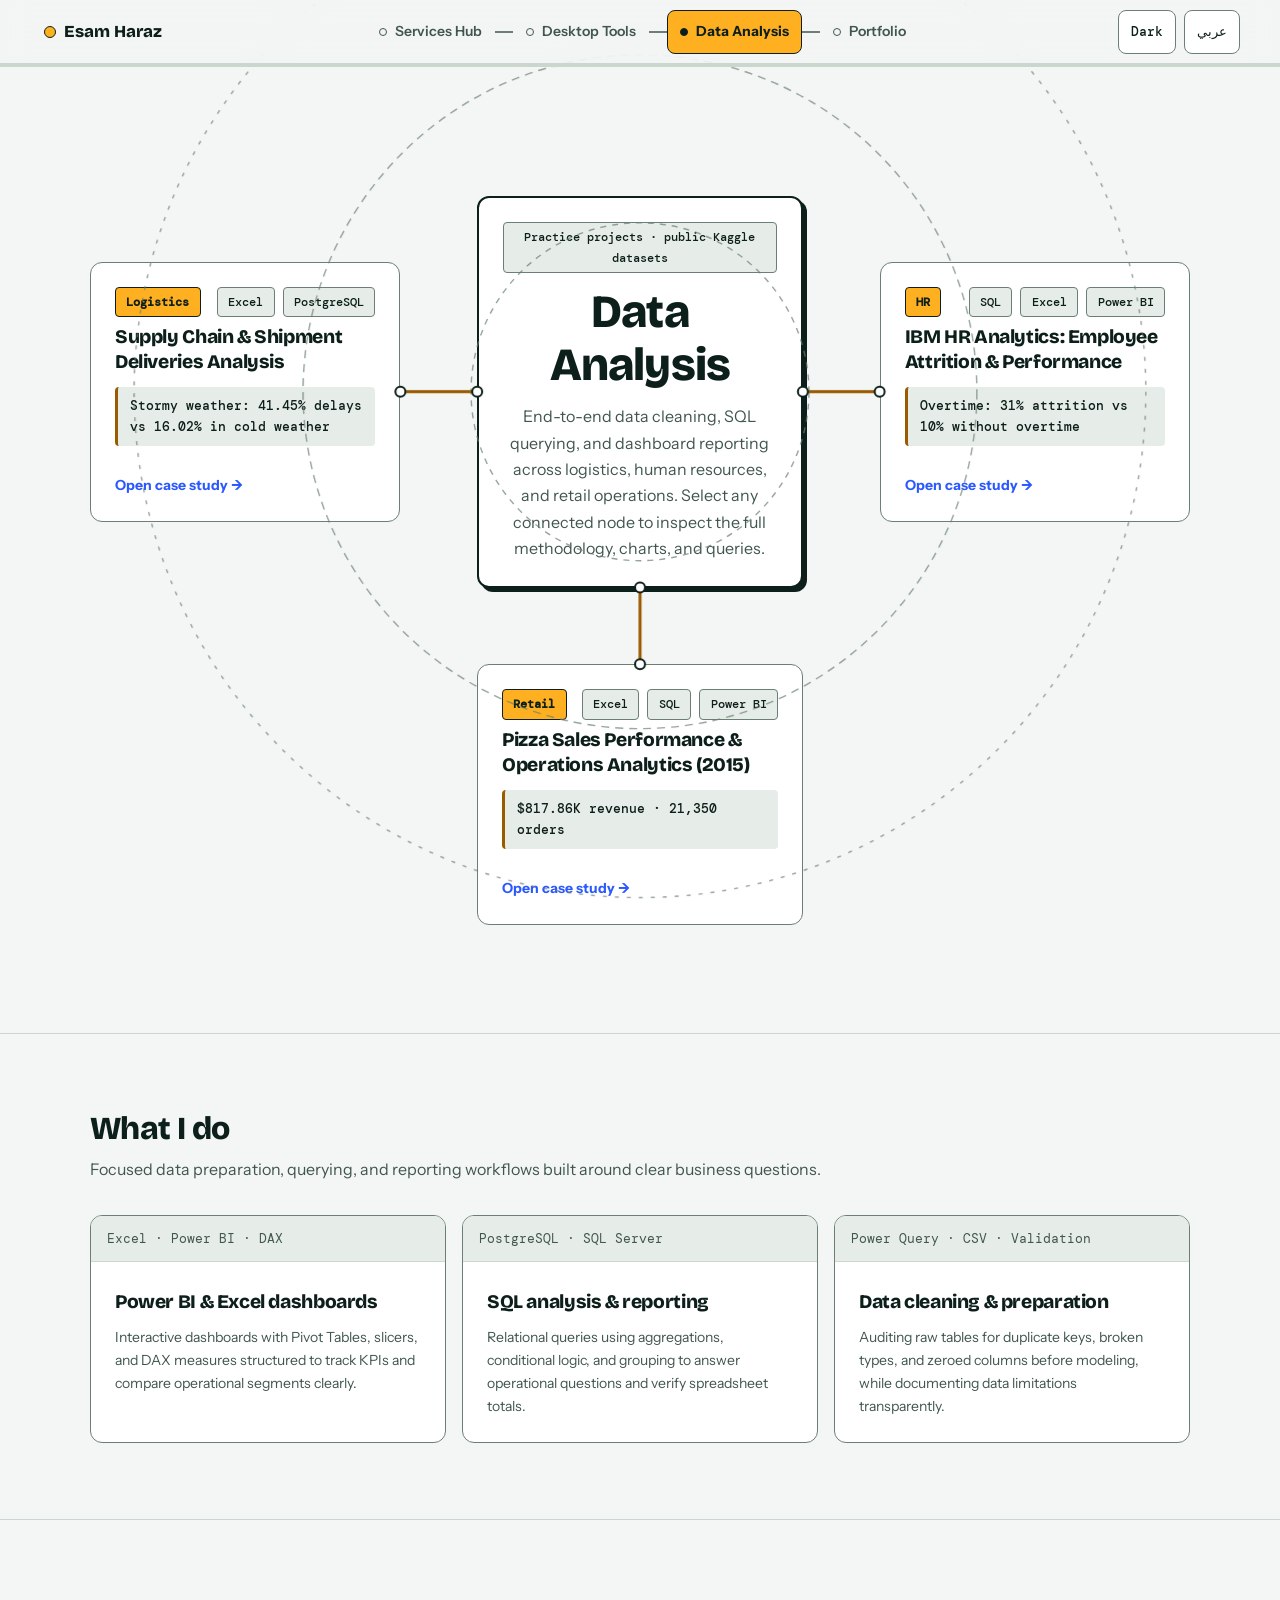
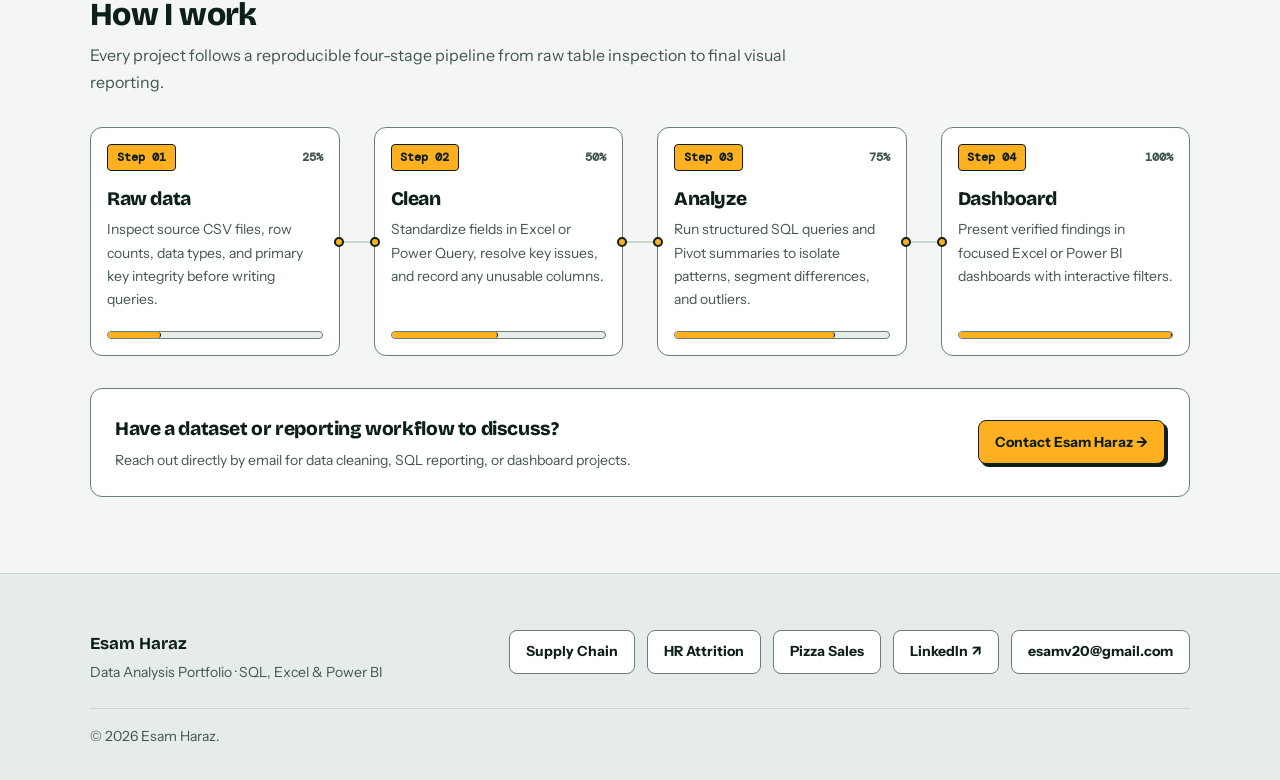
<file: index.html>
<!DOCTYPE html>
<html lang="en" dir="ltr" data-site="data">
<head>
  <meta charset="UTF-8">
  <meta name="viewport" content="width=device-width, initial-scale=1.0">

  <!-- Single Site Config Block (Base URL, Navigation Graph & Contact Routing) -->
  <script>
    window.SITE_CONFIG = {
      baseUrl: "https://esam-haraz.github.io/Data-Analysis/",
      currentSiteId: "data",
      sitesGraph: [
        { id: "hub",           labelEn: "Services Hub",  labelAr: "المركز الرئيسي",   url: "https://esam-haraz.github.io/hub/" },
        { id: "desktop-tools", labelEn: "Desktop Tools", labelAr: "أدوات سطح المكتب", url: "https://esam-haraz.github.io/Desktop-Tools/" },
        { id: "data",          labelEn: "Data Analysis", labelAr: "تحليل البيانات",   url: "./" },
        { id: "portfolio",     labelEn: "Portfolio",     labelAr: "معرض الأعمال",     url: "https://esam-haraz.github.io/portfolio/" }
      ],
      hubContactUrl: "https://esam-haraz.github.io/hub/#contact",
      email: "esamv20@gmail.com",
      linkedinUrl: "https://www.linkedin.com/in/esam-haraz-459925402"
    };
  </script>

  <!-- Primary SEO & Canonical Metadata -->
  <title>Data Analysis Portfolio — Esam Haraz</title>
  <meta name="description" content="Data analysis case studies by Esam Haraz covering supply chain logistics, HR attrition, and retail sales using SQL, Excel, and Power BI.">
  <meta name="author" content="Esam Haraz">
  <link rel="canonical" id="meta-canonical" href="https://esam-haraz.github.io/Data-Analysis/">

  <!-- Open Graph & Social Sharing Metadata -->
  <meta property="og:type" content="website">
  <meta property="og:locale" content="en_US">
  <meta property="og:locale:alternate" content="ar_EG">
  <meta property="og:title" content="Data Analysis Portfolio — Esam Haraz">
  <meta property="og:description" content="Practical data analysis case studies in Logistics, HR, and Retail built with SQL, Excel, and Power BI on public Kaggle datasets.">
  <meta property="og:url" id="meta-og-url" content="https://esam-haraz.github.io/Data-Analysis/">
  <meta property="og:image" id="meta-og-image" content="https://esam-haraz.github.io/Data-Analysis/assets/og-cover.png">
  <meta property="og:image:width" content="1200">
  <meta property="og:image:height" content="630">
  <meta name="twitter:card" content="summary_large_image">
  <meta name="twitter:title" content="Data Analysis Portfolio — Esam Haraz">
  <meta name="twitter:description" content="Practical data analysis case studies in Logistics, HR, and Retail built with SQL, Excel, and Power BI.">
  <meta name="twitter:image" id="meta-twitter-image" content="https://esam-haraz.github.io/Data-Analysis/assets/og-cover.png">

  <!-- Sync Canonical & OG URLs dynamically from SITE_CONFIG.baseUrl -->
  <script>
    (function () {
      var base = (window.SITE_CONFIG && window.SITE_CONFIG.baseUrl) || "https://esam-haraz.github.io/Data-Analysis/";
      if (!base.endsWith("/")) base += "/";
      var canonical = document.getElementById("meta-canonical");
      var ogUrl = document.getElementById("meta-og-url");
      var ogImg = document.getElementById("meta-og-image");
      var twImg = document.getElementById("meta-twitter-image");
      if (canonical) canonical.setAttribute("href", base);
      if (ogUrl) ogUrl.setAttribute("content", base);
      if (ogImg) ogImg.setAttribute("content", base + "assets/og-cover.png");
      if (twImg) twImg.setAttribute("content", base + "assets/og-cover.png");
    })();
  </script>

  <!-- Inline Vector Favicon (Pipeline Amber #FFB020) -->
  <link rel="icon" type="image/svg+xml" href="data:image/svg+xml,%3Csvg xmlns='http://www.w3.org/2000/svg' viewBox='0 0 64 64'%3E%3Crect x='4' y='4' width='56' height='56' rx='12' fill='%230D1F1A' stroke='%23FFB020' stroke-width='3'/%3E%3Crect x='16' y='34' width='8' height='16' rx='4' fill='%23FFB020'/%3E%3Crect x='28' y='24' width='8' height='26' rx='4' fill='%23FFB020'/%3E%3Crect x='40' y='15' width='8' height='35' rx='4' fill='%23FFB020'/%3E%3C/svg%3E">

  <!-- Google Fonts: Bricolage Grotesque, Instrument Sans, DM Mono & IBM Plex Sans Arabic -->
  <link rel="preconnect" href="https://fonts.googleapis.com">
  <link rel="preconnect" href="https://fonts.gstatic.com" crossorigin>
  <link href="https://fonts.googleapis.com/css2?family=Bricolage+Grotesque:wght@700;800&family=DM+Mono:wght@400;500&family=IBM+Plex+Sans+Arabic:wght@400;500;600;700&family=Instrument+Sans:wght@400;500;600;700&display=swap" rel="stylesheet">

  <!-- Shared Design System v1.1 -->
  <link rel="stylesheet" href="./assets/projects/ds.css">
  <script src="./assets/projects/ds.js" defer></script>
</head>
<body>
  <a href="#main-content" class="ds-skip-link" data-i18n="skipToMain">Skip to main content</a>

  <!-- Circular Language Transition Curtain (Wipe Motion) -->
  <div class="ds-curtain" id="ds-curtain" aria-hidden="true">
    <div class="ds-curtain-layer ds-curtain-outer" id="ds-curtain-outer"></div>
    <div class="ds-curtain-layer ds-curtain-inner" id="ds-curtain-inner">
      <span class="ds-curtain-sub" id="ds-curtain-sub">SWITCHING LANGUAGE</span>
      <span class="ds-curtain-label" id="ds-curtain-label">DATA ANALYSIS</span>
    </div>
  </div>

  <!-- Site Header with Mini Node-Graph Navigation & Mobile (<480px) Dropdown -->
  <header class="ds-header">
    <a href="./" class="ds-brand">
      <span class="ds-brand-mark" aria-hidden="true"></span>
      <span data-i18n="brandName">Esam Haraz</span>
    </a>

    <!-- Desktop & Tablet Mini Node-Graph (Static fallback included for No-JS) -->
    <nav class="ds-mini-graph" id="ds-mini-graph" aria-label="Sites network navigation">
      <a href="https://esam-haraz.github.io/hub/" class="ds-mini-node">
        <span class="ds-mini-dot" aria-hidden="true"></span>
        <span>Services Hub</span>
      </a>
      <span class="ds-mini-edge" aria-hidden="true"></span>
      <a href="https://esam-haraz.github.io/Desktop-Tools/" class="ds-mini-node">
        <span class="ds-mini-dot" aria-hidden="true"></span>
        <span>Desktop Tools</span>
      </a>
      <span class="ds-mini-edge" aria-hidden="true"></span>
      <a href="./" class="ds-mini-node is-current" aria-current="page">
        <span class="ds-mini-dot" aria-hidden="true"></span>
        <span>Data Analysis</span>
      </a>
      <span class="ds-mini-edge" aria-hidden="true"></span>
      <a href="https://esam-haraz.github.io/portfolio/" class="ds-mini-node">
        <span class="ds-mini-dot" aria-hidden="true"></span>
        <span>Portfolio</span>
      </a>
    </nav>

    <!-- Mobile (<480px) Compact Dropdown Switcher -->
    <div class="ds-nav-dropdown" id="ds-nav-dropdown">
      <button type="button"
              class="ds-nav-dropdown-btn"
              id="ds-nav-dropdown-btn"
              aria-expanded="false"
              aria-controls="ds-nav-dropdown-menu">
        Data ▾
      </button>
      <div class="ds-nav-dropdown-menu" id="ds-nav-dropdown-menu" role="menu">
        <a href="https://esam-haraz.github.io/hub/" role="menuitem">Services Hub ↗</a>
        <a href="https://esam-haraz.github.io/Desktop-Tools/" role="menuitem">Desktop Tools ↗</a>
        <a href="./" class="is-current" aria-current="page" role="menuitem">Data Analysis ●</a>
        <a href="https://esam-haraz.github.io/portfolio/" role="menuitem">Portfolio ↗</a>
      </div>
    </div>

    <!-- Theme & Language Controls -->
    <div class="ds-header-controls">
      <button type="button" class="ds-icon-btn" id="ds-theme-toggle" aria-pressed="false" aria-label="Switch to dark mode">
        <span data-theme-label>Dark</span>
      </button>
      <button type="button" class="ds-icon-btn" id="ds-lang-toggle" aria-label="التبديل إلى اللغة العربية">
        عربي
      </button>
    </div>
  </header>

  <!-- Thin Top Scroll Progress Bar -->
  <div class="ds-top-progress" aria-hidden="true">
    <div class="ds-top-progress-fill"></div>
  </div>

  <main id="main-content">
    <!-- ======================================================================
         HERO & RADIAL SPIDER NETWORK GRAPH
         ====================================================================== -->
    <section class="ds-section" aria-labelledby="hub-hero-title">
      <div class="ds-container">
        <div class="ds-spider-wrap">
          <div class="ds-spider-canvas" id="ds-spider-canvas">

            <!-- Concentric SVG Rings & Animated Connectors (Desktop) -->
            <svg class="ds-spider-svg" id="ds-spider-svg" aria-hidden="true">
              <circle class="ds-spider-ring" cx="500" cy="240" r="160"></circle>
              <circle class="ds-spider-ring" cx="500" cy="240" r="290"></circle>
              <circle class="ds-spider-ring" cx="500" cy="240" r="420"></circle>

              <path class="ds-spider-edge-base" data-edge="0" d=""></path>
              <path class="ds-spider-edge-fill" data-edge="0" d=""></path>

              <path class="ds-spider-edge-base" data-edge="1" d=""></path>
              <path class="ds-spider-edge-fill" data-edge="1" d=""></path>

              <path class="ds-spider-edge-base" data-edge="2" d=""></path>
              <path class="ds-spider-edge-fill" data-edge="2" d=""></path>
            </svg>

            <!-- Central Topic Node -->
            <div class="ds-spider-center" id="ds-spider-center">
              <div class="ds-chips-row" style="justify-content: center; margin-block-end: var(--space-3);">
                <span class="ds-chip" data-i18n="practiceChip">Practice projects · public Kaggle datasets</span>
              </div>
              <h1 id="hub-hero-title" style="font-size: var(--text-hero); line-height: 1.15; margin-block-end: var(--space-3);" data-i18n="heroTitle">
                Data Analysis
              </h1>
              <p style="color: var(--ink-muted); margin-inline: auto;" data-i18n="heroLead">
                End-to-end data cleaning, SQL querying, and dashboard reporting across logistics, human resources, and retail operations. Select any connected node to inspect the full methodology, charts, and queries.
              </p>
            </div>

            <!-- 3 Connected Case Study Nodes (Real <a> links for keyboard & No-JS) -->
            <div class="ds-spider-branches">

              <!-- Branch 0: Supply Chain -->
              <a href="./assets/projects/supply-chain/" class="ds-spider-node" data-branch="0">
                <div>
                  <div class="ds-spider-node-top" style="margin-block-end: var(--space-2);">
                    <span class="ds-chip ds-chip-accent" data-i18n="p1Domain">Logistics</span>
                    <div class="ds-chips-row">
                      <span class="ds-chip">Excel</span>
                      <span class="ds-chip">PostgreSQL</span>
                    </div>
                  </div>
                  <h2 class="ds-spider-node-title" data-i18n="p1Title">
                    Supply Chain &amp; Shipment Deliveries Analysis
                  </h2>
                </div>

                <div class="ds-spider-stat" data-i18n="p1Stat">
                  Stormy weather: 41.45% delays vs 16.02% in cold weather
                </div>

                <p class="ds-spider-extra" data-i18n="p1Extra">
                  25,000 shipments evaluated across weather conditions, partner-vehicle pairs, delivery modes, and distance-to-cost scaling.
                </p>

                <span class="ds-spider-cta" data-i18n="openCaseStudy">Open case study →</span>
              </a>

              <!-- Branch 1: HR Attrition -->
              <a href="./assets/projects/hr-attrition/" class="ds-spider-node" data-branch="1">
                <div>
                  <div class="ds-spider-node-top" style="margin-block-end: var(--space-2);">
                    <span class="ds-chip ds-chip-accent" data-i18n="p2Domain">HR</span>
                    <div class="ds-chips-row">
                      <span class="ds-chip">SQL</span>
                      <span class="ds-chip">Excel</span>
                      <span class="ds-chip">Power BI</span>
                    </div>
                  </div>
                  <h2 class="ds-spider-node-title" data-i18n="p2Title">
                    IBM HR Analytics: Employee Attrition &amp; Performance
                  </h2>
                </div>

                <div class="ds-spider-stat" data-i18n="p2Stat">
                  Overtime: 31% attrition vs 10% without overtime
                </div>

                <p class="ds-spider-extra" data-i18n="p2Extra">
                  1,470 employee records analyzed across overtime load, job roles, monthly income gaps, job satisfaction, and work-life balance.
                </p>

                <span class="ds-spider-cta" data-i18n="openCaseStudy">Open case study →</span>
              </a>

              <!-- Branch 2: Pizza Sales -->
              <a href="./assets/projects/pizza-sales/" class="ds-spider-node" data-branch="2">
                <div>
                  <div class="ds-spider-node-top" style="margin-block-end: var(--space-2);">
                    <span class="ds-chip ds-chip-accent" data-i18n="p3Domain">Retail</span>
                    <div class="ds-chips-row">
                      <span class="ds-chip">Excel</span>
                      <span class="ds-chip">SQL</span>
                      <span class="ds-chip">Power BI</span>
                    </div>
                  </div>
                  <h2 class="ds-spider-node-title" data-i18n="p3Title">
                    Pizza Sales Performance &amp; Operations Analytics (2015)
                  </h2>
                </div>

                <div class="ds-spider-stat" data-i18n="p3Stat">
                  $817.86K revenue · 21,350 orders
                </div>

                <p class="ds-spider-extra" data-i18n="p3Extra">
                  49,574 pizzas across 21,350 orders segmented by peak operating days, category share, pizza sizes, and top menu items.
                </p>

                <span class="ds-spider-cta" data-i18n="openCaseStudy">Open case study →</span>
              </a>

            </div>
          </div>
        </div>
      </div>
    </section>

    <!-- ======================================================================
         SECTION: WHAT I DO
         ====================================================================== -->
    <section class="ds-section" id="what-i-do" aria-labelledby="what-title">
      <div class="ds-container">
        <div class="ds-section-header">
          <h2 class="ds-section-title" id="what-title" data-i18n="whatTitle">What I do</h2>
          <p class="ds-section-desc" data-i18n="whatDesc">
            Focused data preparation, querying, and reporting workflows built around clear business questions.
          </p>
        </div>

        <div class="ds-services-grid">
          <article class="ds-node">
            <div class="ds-node-header">
              <span>Excel · Power BI · DAX</span>
            </div>
            <div class="ds-node-body">
              <h3 style="font-size: var(--text-h3); margin-block-end: var(--space-2);" data-i18n="srv1Title">
                Power BI &amp; Excel dashboards
              </h3>
              <p style="color: var(--ink-muted); font-size: var(--text-sm);" data-i18n="srv1Body">
                Interactive dashboards with Pivot Tables, slicers, and DAX measures structured to track KPIs and compare operational segments clearly.
              </p>
            </div>
          </article>

          <article class="ds-node">
            <div class="ds-node-header">
              <span>PostgreSQL · SQL Server</span>
            </div>
            <div class="ds-node-body">
              <h3 style="font-size: var(--text-h3); margin-block-end: var(--space-2);" data-i18n="srv2Title">
                SQL analysis &amp; reporting
              </h3>
              <p style="color: var(--ink-muted); font-size: var(--text-sm);" data-i18n="srv2Body">
                Relational queries using aggregations, conditional logic, and grouping to answer operational questions and verify spreadsheet totals.
              </p>
            </div>
          </article>

          <article class="ds-node">
            <div class="ds-node-header">
              <span>Power Query · CSV · Validation</span>
            </div>
            <div class="ds-node-body">
              <h3 style="font-size: var(--text-h3); margin-block-end: var(--space-2);" data-i18n="srv3Title">
                Data cleaning &amp; preparation
              </h3>
              <p style="color: var(--ink-muted); font-size: var(--text-sm);" data-i18n="srv3Body">
                Auditing raw tables for duplicate keys, broken types, and zeroed columns before modeling, while documenting data limitations transparently.
              </p>
            </div>
          </article>
        </div>
      </div>
    </section>

    <!-- ======================================================================
         SECTION: HOW I WORK (4-NODE CONNECTED PIPELINE WITH PORTS)
         ====================================================================== -->
    <section class="ds-section" id="how-i-work" aria-labelledby="how-title">
      <div class="ds-container">
        <div class="ds-section-header">
          <h2 class="ds-section-title" id="how-title" data-i18n="howTitle">How I work</h2>
          <p class="ds-section-desc" data-i18n="howDesc">
            Every project follows a reproducible four-stage pipeline from raw table inspection to final visual reporting.
          </p>
        </div>

        <div class="ds-pipeline-row">
          <!-- Step 01 -->
          <div class="ds-pipeline-step">
            <span class="ds-port ds-port--out is-connected" aria-hidden="true"></span>
            <div class="ds-step-top">
              <span class="ds-step-badge">Step 01</span>
              <span class="ds-step-pct">25%</span>
            </div>
            <div>
              <h3 style="font-size: var(--text-h3); margin-block-end: var(--space-1);" data-i18n="step1Title">Raw data</h3>
              <p style="font-size: var(--text-sm); color: var(--ink-muted);" data-i18n="step1Body">
                Inspect source CSV files, row counts, data types, and primary key integrity before writing queries.
              </p>
            </div>
            <div class="ds-step-meter">
              <div class="ds-progress" aria-hidden="true">
                <div class="ds-progress-fill" style="--progress: 0.25;"></div>
              </div>
            </div>
          </div>

          <!-- Connector 01 -> 02 -->
          <div class="ds-pipeline-link" aria-hidden="true">
            <svg class="ds-connector" data-scroll-fill data-connector-index="0" viewBox="0 0 34 24">
              <line class="ds-connector-base" x1="0" y1="12" x2="34" y2="12"></line>
              <line class="ds-connector-fill" x1="0" y1="12" x2="34" y2="12"></line>
            </svg>
          </div>

          <!-- Step 02 -->
          <div class="ds-pipeline-step">
            <span class="ds-port ds-port--in is-connected" aria-hidden="true"></span>
            <span class="ds-port ds-port--out is-connected" aria-hidden="true"></span>
            <div class="ds-step-top">
              <span class="ds-step-badge">Step 02</span>
              <span class="ds-step-pct">50%</span>
            </div>
            <div>
              <h3 style="font-size: var(--text-h3); margin-block-end: var(--space-1);" data-i18n="step2Title">Clean</h3>
              <p style="font-size: var(--text-sm); color: var(--ink-muted);" data-i18n="step2Body">
                Standardize fields in Excel or Power Query, resolve key issues, and record any unusable columns.
              </p>
            </div>
            <div class="ds-step-meter">
              <div class="ds-progress" aria-hidden="true">
                <div class="ds-progress-fill" style="--progress: 0.50;"></div>
              </div>
            </div>
          </div>

          <!-- Connector 02 -> 03 -->
          <div class="ds-pipeline-link" aria-hidden="true">
            <svg class="ds-connector" data-scroll-fill data-connector-index="1" viewBox="0 0 34 24">
              <line class="ds-connector-base" x1="0" y1="12" x2="34" y2="12"></line>
              <line class="ds-connector-fill" x1="0" y1="12" x2="34" y2="12"></line>
            </svg>
          </div>

          <!-- Step 03 -->
          <div class="ds-pipeline-step">
            <span class="ds-port ds-port--in is-connected" aria-hidden="true"></span>
            <span class="ds-port ds-port--out is-connected" aria-hidden="true"></span>
            <div class="ds-step-top">
              <span class="ds-step-badge">Step 03</span>
              <span class="ds-step-pct">75%</span>
            </div>
            <div>
              <h3 style="font-size: var(--text-h3); margin-block-end: var(--space-1);" data-i18n="step3Title">Analyze</h3>
              <p style="font-size: var(--text-sm); color: var(--ink-muted);" data-i18n="step3Body">
                Run structured SQL queries and Pivot summaries to isolate patterns, segment differences, and outliers.
              </p>
            </div>
            <div class="ds-step-meter">
              <div class="ds-progress" aria-hidden="true">
                <div class="ds-progress-fill" style="--progress: 0.75;"></div>
              </div>
            </div>
          </div>

          <!-- Connector 03 -> 04 -->
          <div class="ds-pipeline-link" aria-hidden="true">
            <svg class="ds-connector" data-scroll-fill data-connector-index="2" viewBox="0 0 34 24">
              <line class="ds-connector-base" x1="0" y1="12" x2="34" y2="12"></line>
              <line class="ds-connector-fill" x1="0" y1="12" x2="34" y2="12"></line>
            </svg>
          </div>

          <!-- Step 04 -->
          <div class="ds-pipeline-step">
            <span class="ds-port ds-port--in is-connected" aria-hidden="true"></span>
            <div class="ds-step-top">
              <span class="ds-step-badge">Step 04</span>
              <span class="ds-step-pct">100%</span>
            </div>
            <div>
              <h3 style="font-size: var(--text-h3); margin-block-end: var(--space-1);" data-i18n="step4Title">Dashboard</h3>
              <p style="font-size: var(--text-sm); color: var(--ink-muted);" data-i18n="step4Body">
                Present verified findings in focused Excel or Power BI dashboards with interactive filters.
              </p>
            </div>
            <div class="ds-step-meter">
              <div class="ds-progress" aria-hidden="true">
                <div class="ds-progress-fill" style="--progress: 1;"></div>
              </div>
            </div>
          </div>
        </div>

        <!-- Single Contact CTA (Bound to SITE_CONFIG.hubContactUrl -> Hub #contact) -->
        <div style="margin-block-start: var(--space-6); display: flex; flex-wrap: wrap; align-items: center; justify-content: space-between; gap: var(--space-4); background-color: var(--bg-surface); border: 1.5px solid var(--rule-strong); border-radius: var(--radius-lg); padding: var(--space-5);">
          <div>
            <h3 style="font-size: var(--text-h3); margin-block-end: var(--space-1);" data-i18n="ctaBoxTitle">
              Have a dataset or reporting workflow to discuss?
            </h3>
            <p style="font-size: var(--text-sm); color: var(--ink-muted);" data-i18n="ctaBoxDesc">
              Reach out directly by email for data cleaning, SQL reporting, or dashboard projects.
            </p>
          </div>
          <a href="https://esam-haraz.github.io/hub/#contact" class="ds-btn ds-btn-primary" data-contact-cta data-i18n="ctaBoxBtn">
            Contact Esam Haraz →
          </a>
        </div>
      </div>
    </section>
  </main>

  <!-- Site Footer -->
  <footer class="ds-footer">
    <div class="ds-container">
      <div class="ds-footer-grid">
        <div>
          <strong style="font-family: var(--font-display); font-size: 1.05rem;" data-i18n="brandName">Esam Haraz</strong>
          <p style="font-size: var(--text-sm); color: var(--ink-muted); margin-block-start: var(--space-1);" data-i18n="footerTagline">
            Data Analysis Portfolio · SQL, Excel &amp; Power BI
          </p>
        </div>

        <div class="ds-footer-links">
          <a href="./assets/projects/supply-chain/" class="ds-btn ds-btn-secondary" data-i18n="navSupplyChain">Supply Chain</a>
          <a href="./assets/projects/hr-attrition/" class="ds-btn ds-btn-secondary" data-i18n="navHr">HR Attrition</a>
          <a href="./assets/projects/pizza-sales/" class="ds-btn ds-btn-secondary" data-i18n="navPizza">Pizza Sales</a>
          <a href="https://www.linkedin.com/in/esam-haraz-459925402" target="_blank" rel="noopener noreferrer" class="ds-btn ds-btn-secondary">LinkedIn ↗</a>
          <a href="https://esam-haraz.github.io/hub/#contact" class="ds-btn ds-btn-secondary" data-contact-cta>esamv20@gmail.com</a>
        </div>
      </div>

      <div class="ds-footer-bottom">
        <span data-i18n="copyright">© 2026 Esam Haraz.</span>
      </div>
    </div>
  </footer>

  <!-- ==========================================================================
       BILINGUAL DICTIONARY (EN & AR)
       ========================================================================== -->
  <script>
    window.PAGE_I18N = {
      en: {
        skipToMain: "Skip to main content",
        brandName: "Esam Haraz",
        practiceChip: "Practice projects · public Kaggle datasets",
        heroTitle: "Data Analysis",
        heroLead: "End-to-end data cleaning, SQL querying, and dashboard reporting across logistics, human resources, and retail operations. Select any connected node to inspect the full methodology, charts, and queries.",
        p1Domain: "Logistics",
        p1Title: "Supply Chain & Shipment Deliveries Analysis",
        p1Stat: "Stormy weather: 41.45% delays vs 16.02% in cold weather",
        p1Extra: "25,000 shipments evaluated across weather conditions, partner-vehicle pairs, delivery modes, and distance-to-cost scaling.",
        p2Domain: "HR",
        p2Title: "IBM HR Analytics: Employee Attrition & Performance",
        p2Stat: "Overtime: 31% attrition vs 10% without overtime",
        p2Extra: "1,470 employee records analyzed across overtime load, job roles, monthly income gaps, job satisfaction, and work-life balance.",
        p3Domain: "Retail",
        p3Title: "Pizza Sales Performance & Operations Analytics (2015)",
        p3Stat: "$817.86K revenue · 21,350 orders",
        p3Extra: "49,574 pizzas across 21,350 orders segmented by peak operating days, category share, pizza sizes, and top menu items.",
        openCaseStudy: "Open case study →",
        whatTitle: "What I do",
        whatDesc: "Focused data preparation, querying, and reporting workflows built around clear business questions.",
        srv1Title: "Power BI & Excel dashboards",
        srv1Body: "Interactive dashboards with Pivot Tables, slicers, and DAX measures structured to track KPIs and compare operational segments clearly.",
        srv2Title: "SQL analysis & reporting",
        srv2Body: "Relational queries using aggregations, conditional logic, and grouping to answer operational questions and verify spreadsheet totals.",
        srv3Title: "Data cleaning & preparation",
        srv3Body: "Auditing raw tables for duplicate keys, broken types, and zeroed columns before modeling, while documenting data limitations transparently.",
        howTitle: "How I work",
        howDesc: "Every project follows a reproducible four-stage pipeline from raw table inspection to final visual reporting.",
        step1Title: "Raw data",
        step1Body: "Inspect source CSV files, row counts, data types, and primary key integrity before writing queries.",
        step2Title: "Clean",
        step2Body: "Standardize fields in Excel or Power Query, resolve key issues, and record any unusable columns.",
        step3Title: "Analyze",
        step3Body: "Run structured SQL queries and Pivot summaries to isolate patterns, segment differences, and outliers.",
        step4Title: "Dashboard",
        step4Body: "Present verified findings in focused Excel or Power BI dashboards with interactive filters.",
        ctaBoxTitle: "Have a dataset or reporting workflow to discuss?",
        ctaBoxDesc: "Reach out directly by email for data cleaning, SQL reporting, or dashboard projects.",
        ctaBoxBtn: "Contact Esam Haraz →",
        footerTagline: "Data Analysis Portfolio · SQL, Excel & Power BI",
        navSupplyChain: "Supply Chain",
        navHr: "HR Attrition",
        navPizza: "Pizza Sales",
        copyright: "© 2026 Esam Haraz."
      },
      ar: {
        skipToMain: "تخطي إلى المحتوى الرئيسي",
        brandName: "عصام حراز",
        practiceChip: "مشاريع تدريبية · مجموعات بيانات عامة من Kaggle",
        heroTitle: "تحليل البيانات",
        heroLead: "تنظيف البيانات واستعلامات SQL وبناء لوحات المعلومات التفاعلية عبر مجالات الإمداد والموارد البشرية ومبيعات التجزئة. اختر أي عقدة متصلة لاستعراض المنهجية والنتائج والاستعلامات كاملة.",
        p1Domain: "الخدمات اللوجستية",
        p1Title: "تحليل سلاسل الإمداد وتسليم الشحنات",
        p1Stat: "الطقس العاصف: 41.45% تأخير مقابل 16.02% في الطقس البارد",
        p1Extra: "تحليل 25,000 شحنة عبر حالات الطقس، وشركاء التوصيل والمركبات، وأوضاع الشحن، والعلاقة الخطية بين المسافة والتكلفة.",
        p2Domain: "الموارد البشرية",
        p2Title: "تحليل بيانات الموارد البشرية: التسرب الوظيفي والأداء",
        p2Stat: "العمل الإضافي: 31% تسرب وظيفي مقابل 10% بدون عمل إضافي",
        p2Extra: "دراسة سجلات 1,470 موظفاً لتحليل تأثير العمل الإضافي، والمسميات الوظيفية، وفجوة الدخل الشهري، والرضا الوظيفي والتوازن بين العمل والحياة.",
        p3Domain: "التجزئة",
        p3Title: "تحليل أداء مبيعات البيتزا والعمليات التشغيلية (2015)",
        p3Stat: "817.86 ألف دولار إيرادات · 21,350 طلب",
        p3Extra: "تحليل 49,574 قطعة بيتزا عبر 21,350 طلباً لتحديد أيام الذروة، وحصة الفئات والأحجام، والأصناف الأعلى والأقل إيراداً.",
        openCaseStudy: "فتح دراسة الحالة ←",
        whatTitle: "ما أقدمه",
        whatDesc: "تجهيز البيانات وتحليلها وبناء تقارير واضحة للإجابة عن أسئلة العمل التشغيلية.",
        srv1Title: "لوحات معلومات Power BI و Excel",
        srv1Body: "لوحات تفاعلية باستخدام Pivot Tables وعوامل التصفية (Slicers) ومعادلات DAX لمتابعة المؤشرات الرئيسية ومقارنة الشرائح التشغيلية بوضوح.",
        srv2Title: "تحليل وتقارير SQL",
        srv2Body: "كتابة استعلامات تحليلية في PostgreSQL و SQL Server للتجميع والتصنيف واستخراج المؤشرات والتحقق من دقة نتائج الجداول.",
        srv3Title: "تنظيف البيانات وتجهيزها",
        srv3Body: "فحص الجداول الخام لمعالجة المفاتيح المكررة وتوحيد الصيغ ورصد الأعمدة الفارغة أو الصفرية وتوثيق قيود البيانات بشفافية قبل التحليل.",
        howTitle: "منهجية العمل",
        howDesc: "يتبع كل مشروع مساراً واضحاً من أربع مراحل متسلسلة بدءاً من فحص البيانات الخام وحتى لوحة المعلومات النهائية.",
        step1Title: "البيانات الخام",
        step1Body: "فحص ملفات CSV المصدرية وعدد الصفوف وأنواع البيانات وسلامة المفاتيح الأساسية قبل كتابة الاستعلامات.",
        step2Title: "التنظيف",
        step2Body: "توحيد الحقول في Excel أو Power Query، ومعالجة مشكلات المفاتيح، وتوثيق أي أعمدة غير صالحة للاستخدام.",
        step3Title: "التحليل",
        step3Body: "تنفيذ استعلامات SQL وجداول Pivot لاستخلاص الأنماط والفروقات بين الشرائح والقيم الشاذة.",
        step4Title: "لوحة المعلومات",
        step4Body: "عرض النتائج الموثقة في لوحات Excel أو Power BI مركزة مع فلاتر تفاعلية.",
        ctaBoxTitle: "هل لديك بيانات أو تقرير ترغب في مناقشته؟",
        ctaBoxDesc: "تواصل مباشرة عبر البريد الإلكتروني لمشاريع تنظيف البيانات أو تقارير SQL أو لوحات المعلومات.",
        ctaBoxBtn: "تواصل مع عصام حراز ←",
        footerTagline: "معرض أعمال تحليل البيانات · SQL و Excel و Power BI",
        navSupplyChain: "سلاسل الإمداد",
        navHr: "التسرب الوظيفي",
        navPizza: "مبيعات البيتزا",
        copyright: "© 2026 عصام حراز."
      }
    };
  </script>
</body>
</html>
</file>
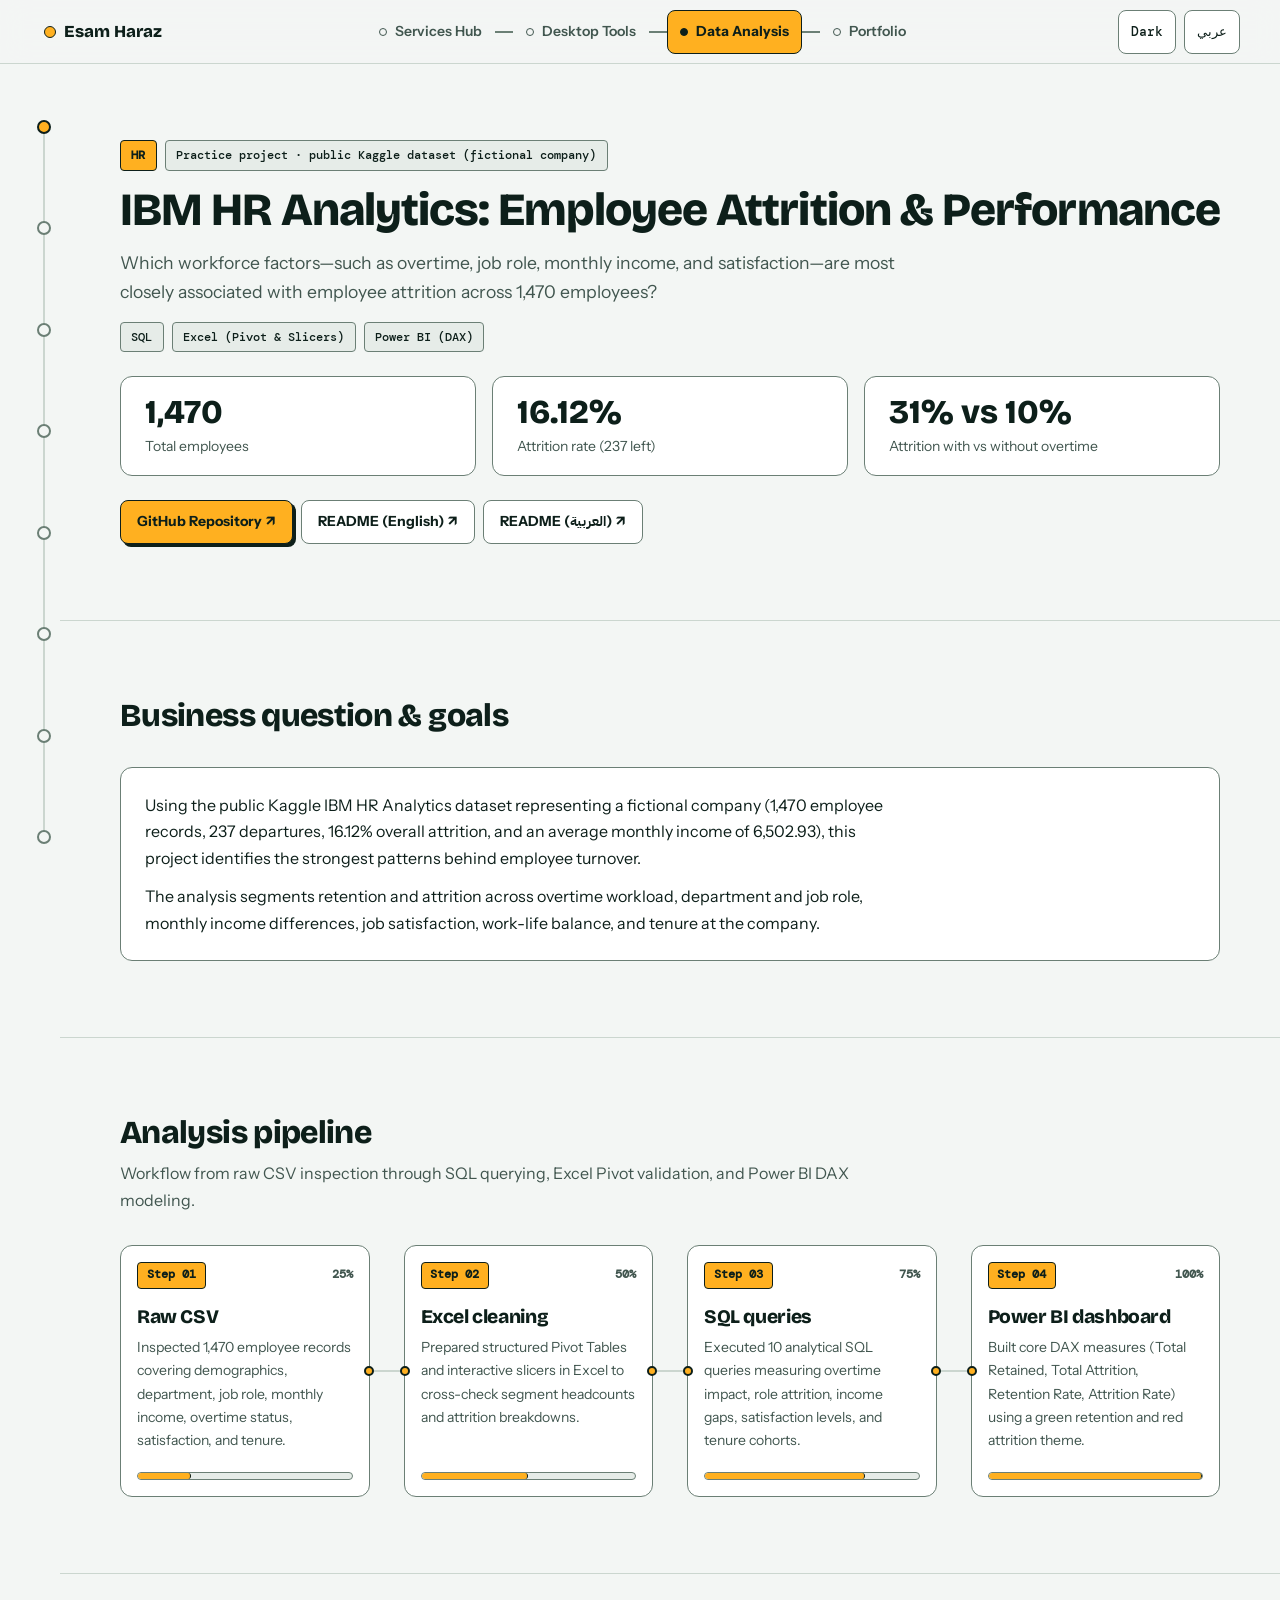
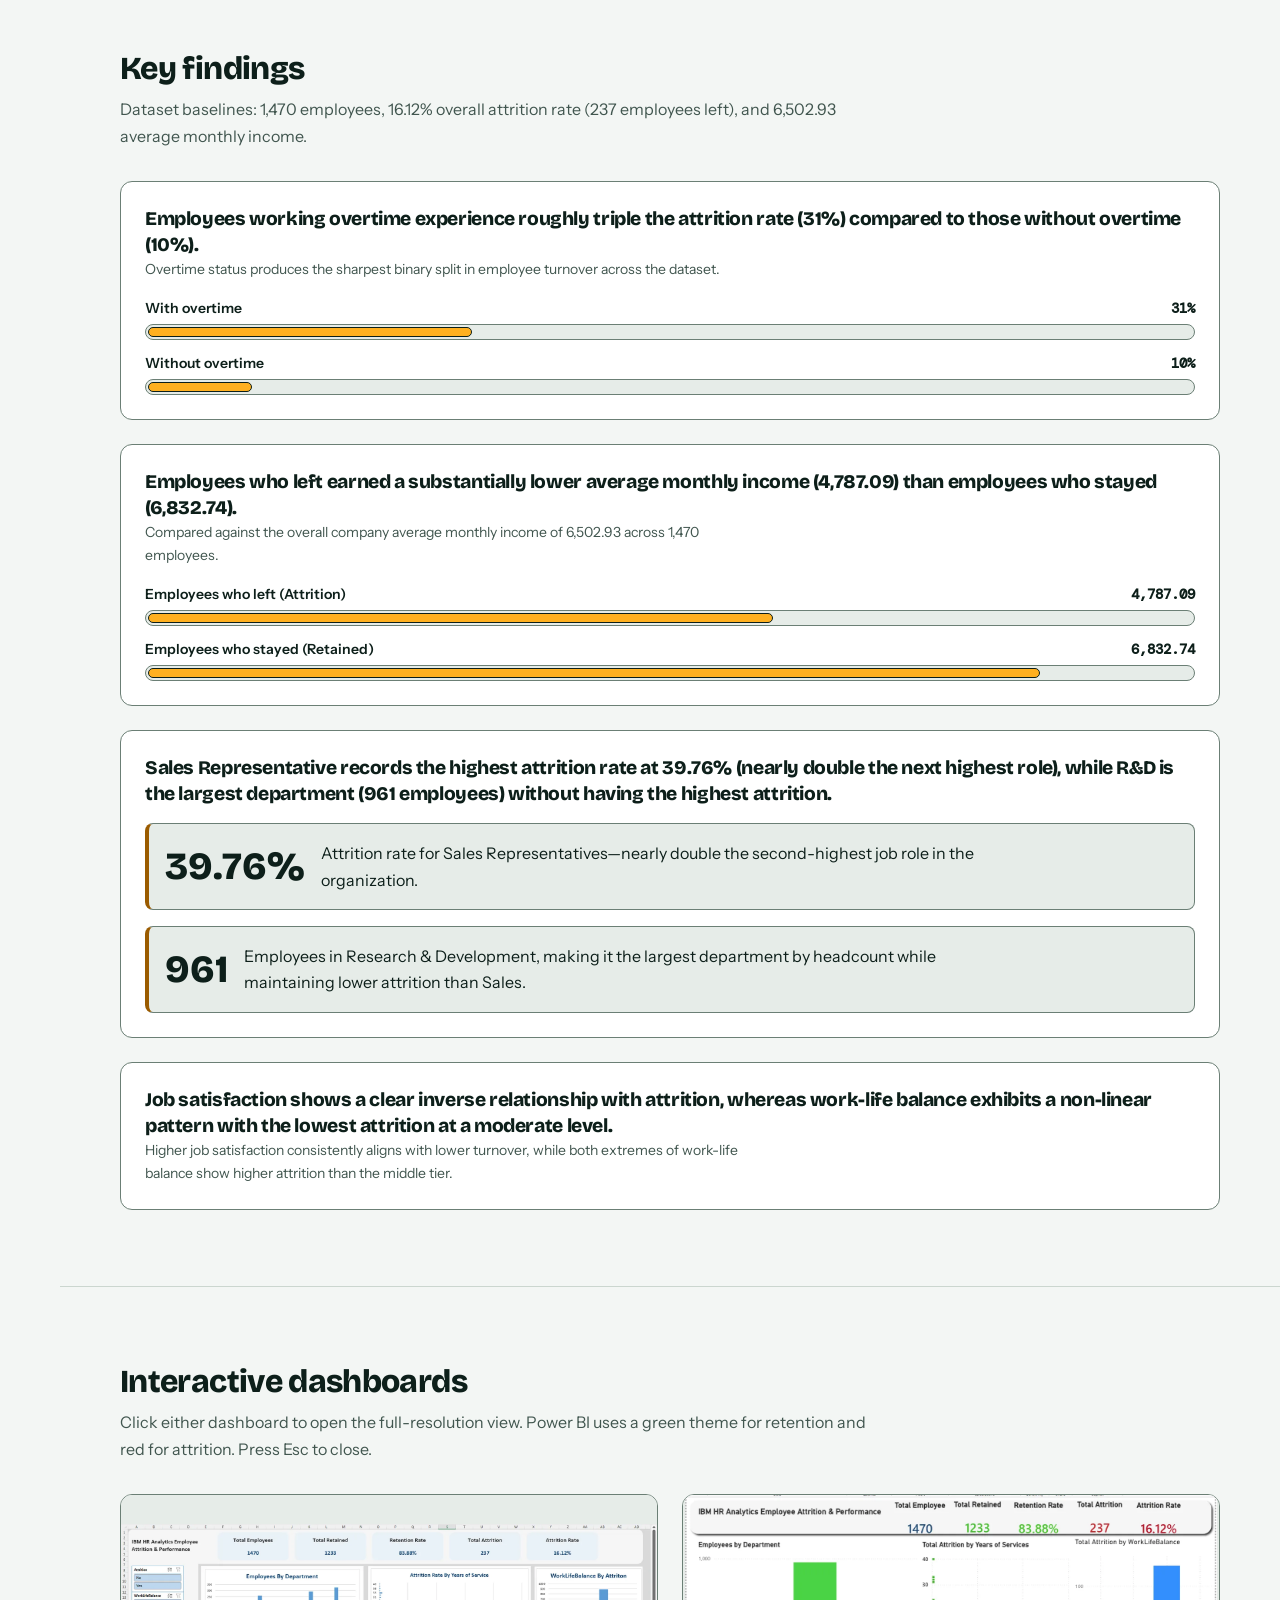
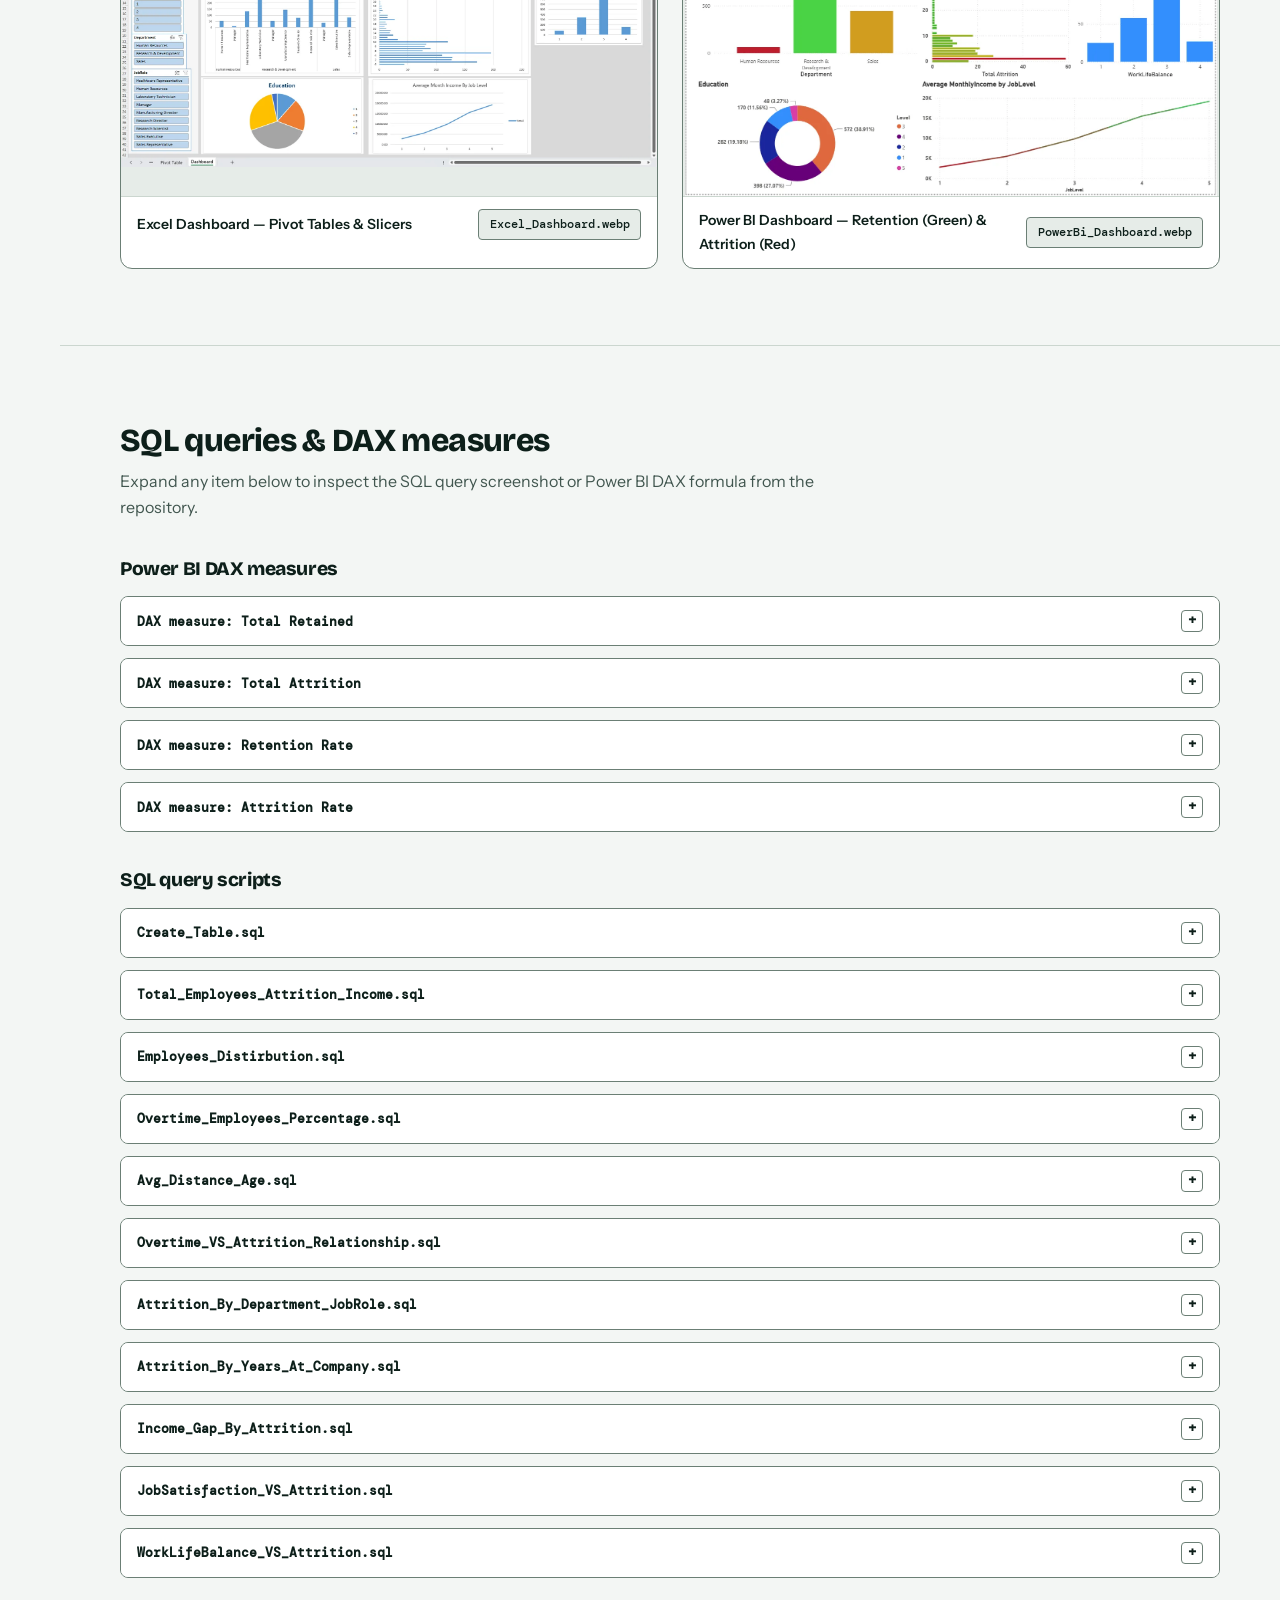
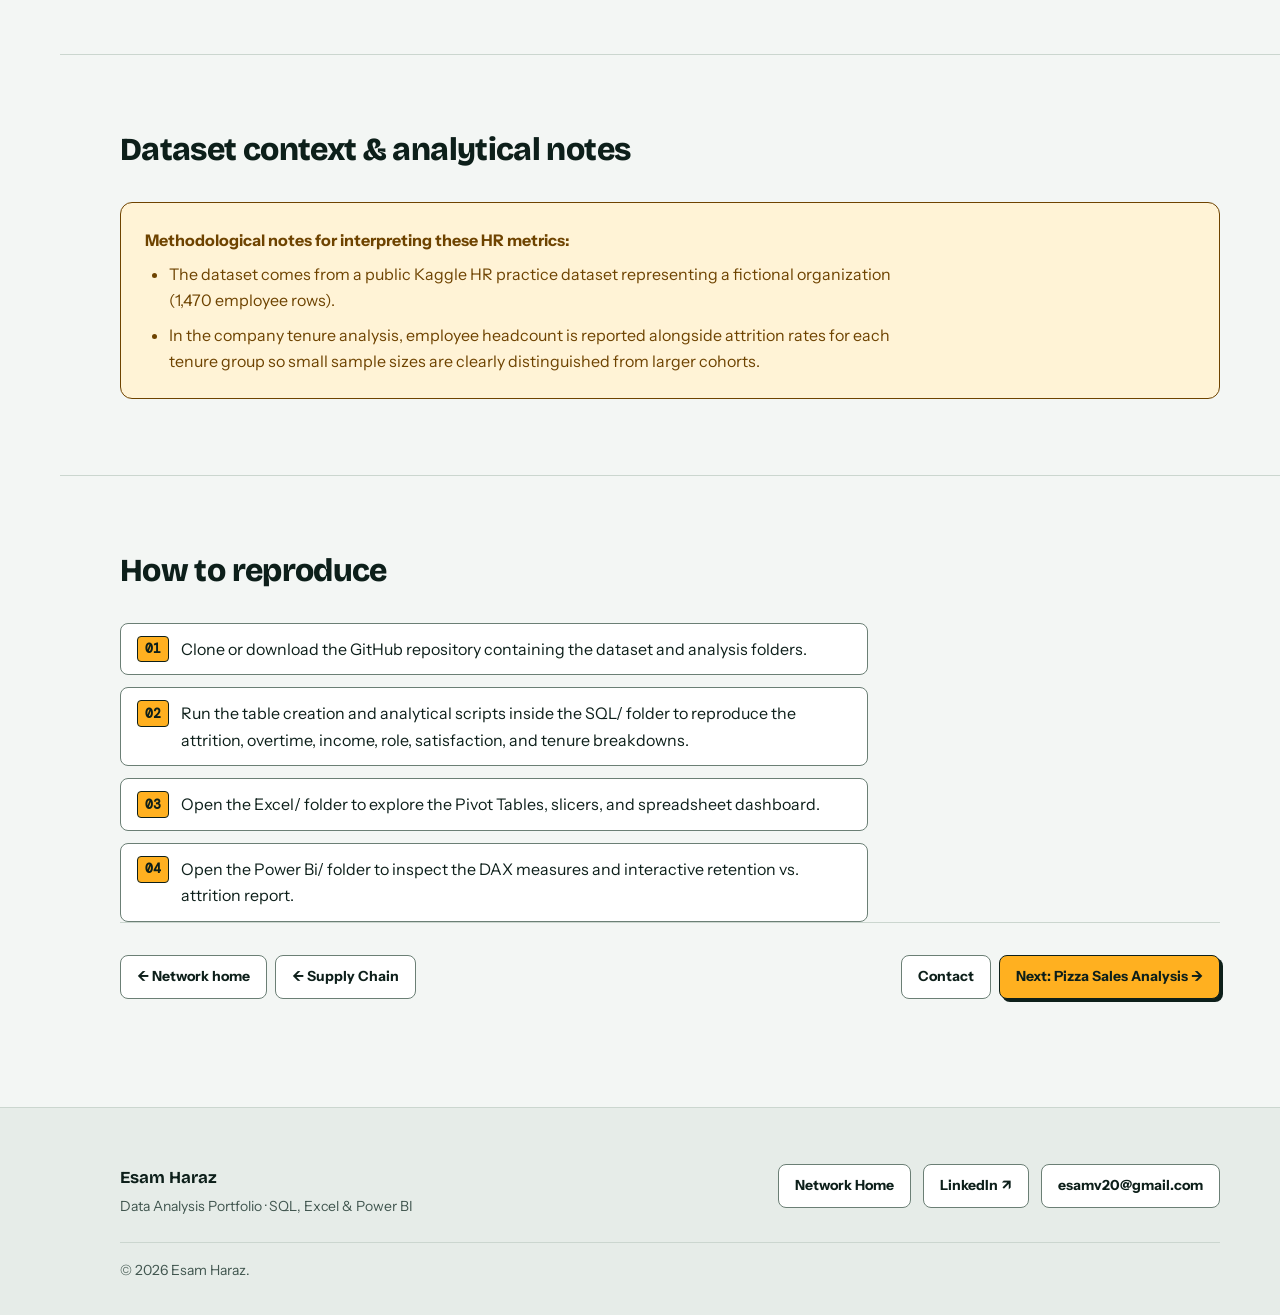
<file: assets/projects/hr-attrition/index.html>
<!DOCTYPE html>
<html lang="en" dir="ltr" data-site="data">
<head>
  <meta charset="UTF-8">
  <meta name="viewport" content="width=device-width, initial-scale=1.0">

  <!-- Single Site Config Block -->
  <script>
    window.SITE_CONFIG = {
      baseUrl: "https://esam-haraz.github.io/Data-Analysis/",
      currentSiteId: "data",
      sitesGraph: [
        { id: "hub",           labelEn: "Services Hub",  labelAr: "المركز الرئيسي",   url: "https://esam-haraz.github.io/hub/" },
        { id: "desktop-tools", labelEn: "Desktop Tools", labelAr: "أدوات سطح المكتب", url: "https://esam-haraz.github.io/Desktop-Tools/" },
        { id: "data",          labelEn: "Data Analysis", labelAr: "تحليل البيانات",   url: "../../../" },
        { id: "portfolio",     labelEn: "Portfolio",     labelAr: "معرض الأعمال",     url: "https://esam-haraz.github.io/portfolio/" }
      ],
      hubContactUrl: "https://esam-haraz.github.io/hub/#contact",
      email: "esamv20@gmail.com",
      linkedinUrl: "https://www.linkedin.com/in/esam-haraz-459925402"
    };
  </script>

  <!-- Primary SEO & Canonical Metadata -->
  <title>IBM HR Analytics: Employee Attrition &amp; Performance — Esam Haraz</title>
  <meta name="description" content="HR attrition analysis across 1,470 fictional employee records examining overtime, job roles, monthly income gaps, job satisfaction, and work-life balance using SQL, Excel, and Power BI.">
  <meta name="author" content="Esam Haraz">
  <link rel="canonical" id="meta-canonical" href="https://esam-haraz.github.io/Data-Analysis/assets/projects/hr-attrition/">

  <!-- Open Graph & Social Sharing Metadata -->
  <meta property="og:type" content="article">
  <meta property="og:locale" content="en_US">
  <meta property="og:locale:alternate" content="ar_EG">
  <meta property="og:title" content="IBM HR Analytics: Employee Attrition &amp; Performance — Esam Haraz">
  <meta property="og:description" content="HR case study analyzing 1,470 employee records with SQL queries, Excel Pivot Tables, and Power BI DAX measures.">
  <meta property="og:url" id="meta-og-url" content="https://esam-haraz.github.io/Data-Analysis/assets/projects/hr-attrition/">
  <meta property="og:image" id="meta-og-image" content="https://esam-haraz.github.io/Data-Analysis/assets/projects/hr-attrition/PowerBi_Dashboard.webp">
  <meta name="twitter:card" content="summary_large_image">
  <meta name="twitter:title" content="IBM HR Analytics: Employee Attrition &amp; Performance — Esam Haraz">
  <meta name="twitter:description" content="HR case study analyzing 1,470 employee records with SQL queries, Excel Pivot Tables, and Power BI DAX measures.">
  <meta name="twitter:image" id="meta-twitter-image" content="https://esam-haraz.github.io/Data-Analysis/assets/projects/hr-attrition/PowerBi_Dashboard.webp">

  <script>
    (function () {
      var base = (window.SITE_CONFIG && window.SITE_CONFIG.baseUrl) || "https://esam-haraz.github.io/Data-Analysis/";
      if (!base.endsWith("/")) base += "/";
      var pageUrl = base + "assets/projects/hr-attrition/";
      var imgUrl = base + "assets/projects/hr-attrition/PowerBi_Dashboard.webp";
      var canonical = document.getElementById("meta-canonical");
      var ogUrl = document.getElementById("meta-og-url");
      var ogImg = document.getElementById("meta-og-image");
      var twImg = document.getElementById("meta-twitter-image");
      if (canonical) canonical.setAttribute("href", pageUrl);
      if (ogUrl) ogUrl.setAttribute("content", pageUrl);
      if (ogImg) ogImg.setAttribute("content", imgUrl);
      if (twImg) twImg.setAttribute("content", imgUrl);
    })();
  </script>

  <!-- Inline Vector Favicon (Pipeline Amber #FFB020) -->
  <link rel="icon" type="image/svg+xml" href="data:image/svg+xml,%3Csvg xmlns='http://www.w3.org/2000/svg' viewBox='0 0 64 64'%3E%3Crect x='4' y='4' width='56' height='56' rx='12' fill='%230D1F1A' stroke='%23FFB020' stroke-width='3'/%3E%3Crect x='16' y='34' width='8' height='16' rx='4' fill='%23FFB020'/%3E%3Crect x='28' y='24' width='8' height='26' rx='4' fill='%23FFB020'/%3E%3Crect x='40' y='15' width='8' height='35' rx='4' fill='%23FFB020'/%3E%3C/svg%3E">

  <!-- Google Fonts -->
  <link rel="preconnect" href="https://fonts.googleapis.com">
  <link rel="preconnect" href="https://fonts.gstatic.com" crossorigin>
  <link href="https://fonts.googleapis.com/css2?family=Bricolage+Grotesque:wght@700;800&family=DM+Mono:wght@400;500&family=IBM+Plex+Sans+Arabic:wght@400;500;600;700&family=Instrument+Sans:wght@400;500;600;700&display=swap" rel="stylesheet">

  <!-- Shared Design System v1.1 -->
  <link rel="stylesheet" href="../ds.css">
  <script src="../ds.js" defer></script>
</head>
<body class="has-rail">
  <a href="#main-content" class="ds-skip-link" data-i18n="skipToMain">Skip to main content</a>

  <!-- Circular Language Transition Curtain -->
  <div class="ds-curtain" id="ds-curtain" aria-hidden="true">
    <div class="ds-curtain-layer ds-curtain-outer" id="ds-curtain-outer"></div>
    <div class="ds-curtain-layer ds-curtain-inner" id="ds-curtain-inner">
      <span class="ds-curtain-sub" id="ds-curtain-sub">SWITCHING LANGUAGE</span>
      <span class="ds-curtain-label" id="ds-curtain-label">DATA ANALYSIS</span>
    </div>
  </div>

  <!-- Site Header -->
  <header class="ds-header">
    <a href="../../../" class="ds-brand">
      <span class="ds-brand-mark" aria-hidden="true"></span>
      <span data-i18n="brandName">Esam Haraz</span>
    </a>

    <nav class="ds-mini-graph" id="ds-mini-graph" aria-label="Sites network navigation">
      <a href="https://esam-haraz.github.io/hub/" class="ds-mini-node">
        <span class="ds-mini-dot" aria-hidden="true"></span>
        <span>Services Hub</span>
      </a>
      <span class="ds-mini-edge" aria-hidden="true"></span>
      <a href="https://esam-haraz.github.io/Desktop-Tools/" class="ds-mini-node">
        <span class="ds-mini-dot" aria-hidden="true"></span>
        <span>Desktop Tools</span>
      </a>
      <span class="ds-mini-edge" aria-hidden="true"></span>
      <a href="../../../" class="ds-mini-node is-current" aria-current="page">
        <span class="ds-mini-dot" aria-hidden="true"></span>
        <span>Data Analysis</span>
      </a>
      <span class="ds-mini-edge" aria-hidden="true"></span>
      <a href="https://esam-haraz.github.io/portfolio/" class="ds-mini-node">
        <span class="ds-mini-dot" aria-hidden="true"></span>
        <span>Portfolio</span>
      </a>
    </nav>

    <div class="ds-nav-dropdown" id="ds-nav-dropdown">
      <button type="button"
              class="ds-nav-dropdown-btn"
              id="ds-nav-dropdown-btn"
              aria-expanded="false"
              aria-controls="ds-nav-dropdown-menu">
        Data ▾
      </button>
      <div class="ds-nav-dropdown-menu" id="ds-nav-dropdown-menu" role="menu">
        <a href="https://esam-haraz.github.io/hub/" role="menuitem">Services Hub ↗</a>
        <a href="https://esam-haraz.github.io/Desktop-Tools/" role="menuitem">Desktop Tools ↗</a>
        <a href="../../../" class="is-current" aria-current="page" role="menuitem">Data Analysis ●</a>
        <a href="https://esam-haraz.github.io/portfolio/" role="menuitem">Portfolio ↗</a>
      </div>
    </div>

    <div class="ds-header-controls">
      <button type="button" class="ds-icon-btn" id="ds-theme-toggle" aria-pressed="false" aria-label="Switch to dark mode">
        <span data-theme-label>Dark</span>
      </button>
      <button type="button" class="ds-icon-btn" id="ds-lang-toggle" aria-label="التبديل إلى اللغة العربية">
        عربي
      </button>
    </div>
  </header>

  <!-- Mobile Top Scroll Progress Bar -->
  <div class="ds-top-progress" aria-hidden="true">
    <div class="ds-top-progress-fill"></div>
  </div>

  <!-- Desktop Vertical Pipeline Rail -->
  <nav class="ds-rail" aria-label="Case study sections">
    <div class="ds-rail-track" aria-hidden="true">
      <div class="ds-rail-fill"></div>
    </div>
    <a href="#sec-hero" class="ds-rail-node is-active" data-target="sec-hero" aria-label="Overview"></a>
    <a href="#sec-question" class="ds-rail-node" data-target="sec-question" aria-label="Business question"></a>
    <a href="#sec-pipeline" class="ds-rail-node" data-target="sec-pipeline" aria-label="Analysis pipeline"></a>
    <a href="#sec-findings" class="ds-rail-node" data-target="sec-findings" aria-label="Findings"></a>
    <a href="#sec-dashboards" class="ds-rail-node" data-target="sec-dashboards" aria-label="Dashboards"></a>
    <a href="#sec-sql" class="ds-rail-node" data-target="sec-sql" aria-label="SQL and DAX"></a>
    <a href="#sec-quality" class="ds-rail-node" data-target="sec-quality" aria-label="Data notes"></a>
    <a href="#sec-reproduce" class="ds-rail-node" data-target="sec-reproduce" aria-label="How to reproduce"></a>
  </nav>

  <main id="main-content">
    <!-- ======================================================================
         1. HERO & SINGLE-METRIC KPI CARDS
         ====================================================================== -->
    <section class="ds-section" id="sec-hero" aria-labelledby="project-title">
      <div class="ds-container">
        <div class="ds-chips-row" style="margin-block-end: var(--space-3);">
          <span class="ds-chip ds-chip-accent" data-i18n="domainChip">HR</span>
          <span class="ds-chip" data-i18n="practiceChip">Practice project · public Kaggle dataset (fictional company)</span>
        </div>

        <h1 id="project-title" style="font-size: var(--text-hero); line-height: 1.15; margin-block-end: var(--space-3);" data-i18n="projectTitle">
          IBM HR Analytics: Employee Attrition &amp; Performance
        </h1>

        <p style="font-size: 1.1rem; color: var(--ink-muted); margin-block-end: var(--space-4);" data-i18n="heroQuestion">
          Which workforce factors—such as overtime, job role, monthly income, and satisfaction—are most closely associated with employee attrition across 1,470 employees?
        </p>

        <!-- Tool Chips -->
        <div class="ds-chips-row" style="margin-block-end: var(--space-5);">
          <span class="ds-chip">SQL</span>
          <span class="ds-chip" data-i18n="toolExcel">Excel (Pivot &amp; Slicers)</span>
          <span class="ds-chip">Power BI (DAX)</span>
        </div>

        <!-- 3 KPI Cards (1 Metric per Card) -->
        <div class="ds-kpi-grid">
          <div class="ds-kpi-card">
            <span class="ds-kpi-val">1,470</span>
            <span class="ds-kpi-label" data-i18n="kpi1Label">Total employees</span>
          </div>
          <div class="ds-kpi-card">
            <span class="ds-kpi-val">16.12%</span>
            <span class="ds-kpi-label" data-i18n="kpi2Label">Attrition rate (237 left)</span>
          </div>
          <div class="ds-kpi-card">
            <span class="ds-kpi-val">31% vs 10%</span>
            <span class="ds-kpi-label" data-i18n="kpi3Label">Attrition with vs without overtime</span>
          </div>
        </div>

        <!-- Action Buttons -->
        <div class="ds-chips-row">
          <a href="https://github.com/Esam-Haraz/IBM-HR-Analytics-Employee-Attrition-Performance" target="_blank" rel="noopener noreferrer" class="ds-btn ds-btn-primary" data-i18n="btnRepo">
            GitHub Repository ↗
          </a>
          <a href="https://github.com/Esam-Haraz/IBM-HR-Analytics-Employee-Attrition-Performance/blob/main/README.md" target="_blank" rel="noopener noreferrer" class="ds-btn ds-btn-secondary" data-i18n="btnReadmeEn">
            README (English) ↗
          </a>
          <a href="https://github.com/Esam-Haraz/IBM-HR-Analytics-Employee-Attrition-Performance/blob/main/README.ar.md" target="_blank" rel="noopener noreferrer" class="ds-btn ds-btn-secondary" data-i18n="btnReadmeAr">
            README (العربية) ↗
          </a>
        </div>
      </div>
    </section>

    <!-- ======================================================================
         2. BUSINESS QUESTION
         ====================================================================== -->
    <section class="ds-section" id="sec-question" aria-labelledby="q-title">
      <div class="ds-container">
        <div class="ds-section-header">
          <h2 class="ds-section-title" id="q-title" data-i18n="qTitle">Business question &amp; goals</h2>
        </div>

        <div class="ds-node">
          <div class="ds-node-body" style="display: flex; flex-direction: column; gap: var(--space-3);">
            <p data-i18n="qPara1">
              Using the public Kaggle IBM HR Analytics dataset representing a fictional company (1,470 employee records, 237 departures, 16.12% overall attrition, and an average monthly income of 6,502.93), this project identifies the strongest patterns behind employee turnover.
            </p>
            <p data-i18n="qPara2">
              The analysis segments retention and attrition across overtime workload, department and job role, monthly income differences, job satisfaction, work-life balance, and tenure at the company.
            </p>
          </div>
        </div>
      </div>
    </section>

    <!-- ======================================================================
         3. ANALYSIS PIPELINE
         ====================================================================== -->
    <section class="ds-section" id="sec-pipeline" aria-labelledby="pipe-title">
      <div class="ds-container">
        <div class="ds-section-header">
          <h2 class="ds-section-title" id="pipe-title" data-i18n="pipeTitle">Analysis pipeline</h2>
          <p class="ds-section-desc" data-i18n="pipeDesc">
            Workflow from raw CSV inspection through SQL querying, Excel Pivot validation, and Power BI DAX modeling.
          </p>
        </div>

        <div class="ds-pipeline-row">
          <!-- Step 01 -->
          <div class="ds-pipeline-step">
            <span class="ds-port ds-port--out is-connected" aria-hidden="true"></span>
            <div class="ds-step-top">
              <span class="ds-step-badge">Step 01</span>
              <span class="ds-step-pct">25%</span>
            </div>
            <div>
              <h3 style="font-size: var(--text-h3); margin-block-end: var(--space-1);" data-i18n="pStep1Title">Raw CSV</h3>
              <p style="font-size: var(--text-sm); color: var(--ink-muted);" data-i18n="pStep1Body">
                Inspected 1,470 employee records covering demographics, department, job role, monthly income, overtime status, satisfaction, and tenure.
              </p>
            </div>
            <div class="ds-step-meter">
              <div class="ds-progress" aria-hidden="true">
                <div class="ds-progress-fill" style="--progress: 0.25;"></div>
              </div>
            </div>
          </div>

          <!-- Connector 01 -> 02 -->
          <div class="ds-pipeline-link" aria-hidden="true">
            <svg class="ds-connector" data-scroll-fill data-connector-index="0" viewBox="0 0 34 24">
              <line class="ds-connector-base" x1="0" y1="12" x2="34" y2="12"></line>
              <line class="ds-connector-fill" x1="0" y1="12" x2="34" y2="12"></line>
            </svg>
          </div>

          <!-- Step 02 -->
          <div class="ds-pipeline-step">
            <span class="ds-port ds-port--in is-connected" aria-hidden="true"></span>
            <span class="ds-port ds-port--out is-connected" aria-hidden="true"></span>
            <div class="ds-step-top">
              <span class="ds-step-badge">Step 02</span>
              <span class="ds-step-pct">50%</span>
            </div>
            <div>
              <h3 style="font-size: var(--text-h3); margin-block-end: var(--space-1);" data-i18n="pStep2Title">Excel cleaning</h3>
              <p style="font-size: var(--text-sm); color: var(--ink-muted);" data-i18n="pStep2Body">
                Prepared structured Pivot Tables and interactive slicers in Excel to cross-check segment headcounts and attrition breakdowns.
              </p>
            </div>
            <div class="ds-step-meter">
              <div class="ds-progress" aria-hidden="true">
                <div class="ds-progress-fill" style="--progress: 0.50;"></div>
              </div>
            </div>
          </div>

          <!-- Connector 02 -> 03 -->
          <div class="ds-pipeline-link" aria-hidden="true">
            <svg class="ds-connector" data-scroll-fill data-connector-index="1" viewBox="0 0 34 24">
              <line class="ds-connector-base" x1="0" y1="12" x2="34" y2="12"></line>
              <line class="ds-connector-fill" x1="0" y1="12" x2="34" y2="12"></line>
            </svg>
          </div>

          <!-- Step 03 -->
          <div class="ds-pipeline-step">
            <span class="ds-port ds-port--in is-connected" aria-hidden="true"></span>
            <span class="ds-port ds-port--out is-connected" aria-hidden="true"></span>
            <div class="ds-step-top">
              <span class="ds-step-badge">Step 03</span>
              <span class="ds-step-pct">75%</span>
            </div>
            <div>
              <h3 style="font-size: var(--text-h3); margin-block-end: var(--space-1);" data-i18n="pStep3Title">SQL queries</h3>
              <p style="font-size: var(--text-sm); color: var(--ink-muted);" data-i18n="pStep3Body">
                Executed 10 analytical SQL queries measuring overtime impact, role attrition, income gaps, satisfaction levels, and tenure cohorts.
              </p>
            </div>
            <div class="ds-step-meter">
              <div class="ds-progress" aria-hidden="true">
                <div class="ds-progress-fill" style="--progress: 0.75;"></div>
              </div>
            </div>
          </div>

          <!-- Connector 03 -> 04 -->
          <div class="ds-pipeline-link" aria-hidden="true">
            <svg class="ds-connector" data-scroll-fill data-connector-index="2" viewBox="0 0 34 24">
              <line class="ds-connector-base" x1="0" y1="12" x2="34" y2="12"></line>
              <line class="ds-connector-fill" x1="0" y1="12" x2="34" y2="12"></line>
            </svg>
          </div>

          <!-- Step 04 -->
          <div class="ds-pipeline-step">
            <span class="ds-port ds-port--in is-connected" aria-hidden="true"></span>
            <div class="ds-step-top">
              <span class="ds-step-badge">Step 04</span>
              <span class="ds-step-pct">100%</span>
            </div>
            <div>
              <h3 style="font-size: var(--text-h3); margin-block-end: var(--space-1);" data-i18n="pStep4Title">Power BI dashboard</h3>
              <p style="font-size: var(--text-sm); color: var(--ink-muted);" data-i18n="pStep4Body">
                Built core DAX measures (Total Retained, Total Attrition, Retention Rate, Attrition Rate) using a green retention and red attrition theme.
              </p>
            </div>
            <div class="ds-step-meter">
              <div class="ds-progress" aria-hidden="true">
                <div class="ds-progress-fill" style="--progress: 1;"></div>
              </div>
            </div>
          </div>
        </div>
      </div>
    </section>

    <!-- ======================================================================
         4. FINDINGS
         ====================================================================== -->
    <section class="ds-section" id="sec-findings" aria-labelledby="find-title">
      <div class="ds-container">
        <div class="ds-section-header">
          <h2 class="ds-section-title" id="find-title" data-i18n="findTitle">Key findings</h2>
          <p class="ds-section-desc" data-i18n="findDesc">
            Dataset baselines: 1,470 employees, 16.12% overall attrition rate (237 employees left), and 6,502.93 average monthly income.
          </p>
        </div>

        <div class="ds-findings-list">

          <!-- Finding 1 -->
          <article class="ds-finding-card">
            <div>
              <h3 class="ds-finding-title" data-i18n="f1Title">
                Employees working overtime experience roughly triple the attrition rate (31%) compared to those without overtime (10%).
              </h3>
              <p class="ds-finding-note" data-i18n="f1Note">
                Overtime status produces the sharpest binary split in employee turnover across the dataset.
              </p>
            </div>

            <div class="ds-bar-chart" role="img" aria-label="Attrition rate by overtime status: With overtime 31%, Without overtime 10%">
              <div class="ds-bar-row">
                <div class="ds-bar-meta">
                  <span class="ds-bar-label" data-i18n="otYes">With overtime</span>
                  <span class="ds-bar-val">31%</span>
                </div>
                <div class="ds-bar-track">
                  <div class="ds-bar-fill" style="--bar-pct: 31;"></div>
                </div>
              </div>

              <div class="ds-bar-row">
                <div class="ds-bar-meta">
                  <span class="ds-bar-label" data-i18n="otNo">Without overtime</span>
                  <span class="ds-bar-val">10%</span>
                </div>
                <div class="ds-bar-track">
                  <div class="ds-bar-fill" style="--bar-pct: 10;"></div>
                </div>
              </div>
            </div>

            <div class="ds-sr-only">
              <table>
                <caption data-i18n="srTbl1Cap">Attrition rate by overtime status</caption>
                <thead>
                  <tr>
                    <th scope="col" data-i18n="srTbl1Col1">Overtime status</th>
                    <th scope="col" data-i18n="srTbl1Col2">Attrition rate</th>
                  </tr>
                </thead>
                <tbody>
                  <tr><td data-i18n="srOtYes">With overtime</td><td>31%</td></tr>
                  <tr><td data-i18n="srOtNo">Without overtime</td><td>10%</td></tr>
                </tbody>
              </table>
            </div>
          </article>

          <!-- Finding 2 -->
          <article class="ds-finding-card">
            <div>
              <h3 class="ds-finding-title" data-i18n="f2Title">
                Employees who left earned a substantially lower average monthly income (4,787.09) than employees who stayed (6,832.74).
              </h3>
              <p class="ds-finding-note" data-i18n="f2Note">
                Compared against the overall company average monthly income of 6,502.93 across 1,470 employees.
              </p>
            </div>

            <div class="ds-bar-chart" role="img" aria-label="Average monthly income by attrition status: Employees who left 4,787.09, Employees who stayed 6,832.74">
              <div class="ds-bar-row">
                <div class="ds-bar-meta">
                  <span class="ds-bar-label" data-i18n="incLeft">Employees who left (Attrition)</span>
                  <span class="ds-bar-val">4,787.09</span>
                </div>
                <div class="ds-bar-track">
                  <div class="ds-bar-fill" style="--bar-pct: 59.84;"></div>
                </div>
              </div>

              <div class="ds-bar-row">
                <div class="ds-bar-meta">
                  <span class="ds-bar-label" data-i18n="incStayed">Employees who stayed (Retained)</span>
                  <span class="ds-bar-val">6,832.74</span>
                </div>
                <div class="ds-bar-track">
                  <div class="ds-bar-fill" style="--bar-pct: 85.41;"></div>
                </div>
              </div>
            </div>

            <div class="ds-sr-only">
              <table>
                <caption data-i18n="srTbl2Cap">Average monthly income by attrition status</caption>
                <thead>
                  <tr>
                    <th scope="col" data-i18n="srTbl2Col1">Group</th>
                    <th scope="col" data-i18n="srTbl2Col2">Average monthly income</th>
                  </tr>
                </thead>
                <tbody>
                  <tr><td data-i18n="srIncLeft">Employees who left</td><td>4,787.09</td></tr>
                  <tr><td data-i18n="srIncStayed">Employees who stayed</td><td>6,832.74</td></tr>
                </tbody>
              </table>
            </div>
          </article>

          <!-- Finding 3 -->
          <article class="ds-finding-card">
            <div>
              <h3 class="ds-finding-title" data-i18n="f3Title">
                Sales Representative records the highest attrition rate at 39.76% (nearly double the next highest role), while R&amp;D is the largest department (961 employees) without having the highest attrition.
              </h3>
            </div>

            <div class="ds-callout">
              <span class="ds-callout-num">39.76%</span>
              <p class="ds-callout-text" data-i18n="f3Callout1">
                Attrition rate for Sales Representatives—nearly double the second-highest job role in the organization.
              </p>
            </div>

            <div class="ds-callout">
              <span class="ds-callout-num">961</span>
              <p class="ds-callout-text" data-i18n="f3Callout2">
                Employees in Research &amp; Development, making it the largest department by headcount while maintaining lower attrition than Sales.
              </p>
            </div>
          </article>

          <!-- Finding 4 -->
          <article class="ds-finding-card">
            <div>
              <h3 class="ds-finding-title" data-i18n="f4Title">
                Job satisfaction shows a clear inverse relationship with attrition, whereas work-life balance exhibits a non-linear pattern with the lowest attrition at a moderate level.
              </h3>
              <p class="ds-finding-note" data-i18n="f4Note">
                Higher job satisfaction consistently aligns with lower turnover, while both extremes of work-life balance show higher attrition than the middle tier.
              </p>
            </div>
          </article>

        </div>
      </div>
    </section>

    <!-- ======================================================================
         5. DASHBOARD SCREENSHOTS
         ====================================================================== -->
    <section class="ds-section" id="sec-dashboards" aria-labelledby="dash-title">
      <div class="ds-container">
        <div class="ds-section-header">
          <h2 class="ds-section-title" id="dash-title" data-i18n="dashTitle">Interactive dashboards</h2>
          <p class="ds-section-desc" data-i18n="dashDesc">
            Click either dashboard to open the full-resolution view. Power BI uses a green theme for retention and red for attrition. Press Esc to close.
          </p>
        </div>

        <div class="ds-dash-grid ds-dash-grid--2">
          <figure class="ds-dash-frame">
            <button type="button" class="ds-dash-trigger" aria-label="Zoom Excel Dashboard">
              <img src="./Excel_Dashboard.webp"
                   data-asset-name="Excel_Dashboard.webp"
                   data-i18n-alt="dash1Alt"
                   alt="Excel dashboard with Pivot Tables and interactive slicers for HR attrition analysis"
                   width="1280"
                   height="720"
                   loading="lazy">
            </button>
            <figcaption class="ds-dash-caption">
              <span data-i18n="dash1Cap">Excel Dashboard — Pivot Tables &amp; Slicers</span>
              <span class="ds-chip">Excel_Dashboard.webp</span>
            </figcaption>
          </figure>

          <figure class="ds-dash-frame">
            <button type="button" class="ds-dash-trigger" aria-label="Zoom Power BI Dashboard">
              <img src="./PowerBi_Dashboard.webp"
                   data-asset-name="PowerBi_Dashboard.webp"
                   data-i18n-alt="dash2Alt"
                   alt="Power BI dashboard displaying employee retention in green and attrition in red with DAX KPI cards"
                   width="1280"
                   height="720"
                   loading="lazy">
            </button>
            <figcaption class="ds-dash-caption">
              <span data-i18n="dash2Cap">Power BI Dashboard — Retention (Green) &amp; Attrition (Red)</span>
              <span class="ds-chip">PowerBi_Dashboard.webp</span>
            </figcaption>
          </figure>
        </div>
      </div>
    </section>

    <!-- ======================================================================
         6. SQL QUERIES & DAX MEASURES
         ====================================================================== -->
    <section class="ds-section" id="sec-sql" aria-labelledby="sql-title">
      <div class="ds-container">
        <div class="ds-section-header">
          <h2 class="ds-section-title" id="sql-title" data-i18n="sqlTitle">SQL queries &amp; DAX measures</h2>
          <p class="ds-section-desc" data-i18n="sqlDesc">
            Expand any item below to inspect the SQL query screenshot or Power BI DAX formula from the repository.
          </p>
        </div>

        <!-- Power BI DAX Measures -->
        <h3 style="font-size: var(--text-h3); margin-block-end: var(--space-3);" data-i18n="daxSubheading">Power BI DAX measures</h3>
        <div class="ds-accordion-list" style="margin-block-end: var(--space-6);">
          <details class="ds-details">
            <summary class="ds-summary">
              <span>DAX measure: Total Retained</span>
              <span class="ds-summary-indicator" aria-hidden="true">+</span>
            </summary>
            <div class="ds-details-body">
              <img src="./Dax_Total_Retained.webp" data-asset-name="Dax_Total_Retained.webp" alt="Power BI DAX formula screenshot for Total Retained measure" width="1200" height="420" loading="lazy">
            </div>
          </details>

          <details class="ds-details">
            <summary class="ds-summary">
              <span>DAX measure: Total Attrition</span>
              <span class="ds-summary-indicator" aria-hidden="true">+</span>
            </summary>
            <div class="ds-details-body">
              <img src="./Dax_Total_Attrition.webp" data-asset-name="Dax_Total_Attrition.webp" alt="Power BI DAX formula screenshot for Total Attrition measure" width="1200" height="420" loading="lazy">
            </div>
          </details>

          <details class="ds-details">
            <summary class="ds-summary">
              <span>DAX measure: Retention Rate</span>
              <span class="ds-summary-indicator" aria-hidden="true">+</span>
            </summary>
            <div class="ds-details-body">
              <img src="./Dax_Retention_Rate.webp" data-asset-name="Dax_Retention_Rate.webp" alt="Power BI DAX formula screenshot for Retention Rate measure" width="1200" height="420" loading="lazy">
            </div>
          </details>

          <details class="ds-details">
            <summary class="ds-summary">
              <span>DAX measure: Attrition Rate</span>
              <span class="ds-summary-indicator" aria-hidden="true">+</span>
            </summary>
            <div class="ds-details-body">
              <img src="./Dax_Attrition_Rate.webp" data-asset-name="Dax_Attrition_Rate.webp" alt="Power BI DAX formula screenshot for Attrition Rate measure" width="1200" height="420" loading="lazy">
            </div>
          </details>
        </div>

        <!-- SQL Queries -->
        <h3 style="font-size: var(--text-h3); margin-block-end: var(--space-3);" data-i18n="sqlSubheading">SQL query scripts</h3>
        <div class="ds-accordion-list">
          <details class="ds-details">
            <summary class="ds-summary">
              <span>Create_Table.sql</span>
              <span class="ds-summary-indicator" aria-hidden="true">+</span>
            </summary>
            <div class="ds-details-body">
              <img src="./Create_Table.webp" data-asset-name="Create_Table.webp" alt="SQL query screenshot for Create_Table.sql" width="1200" height="675" loading="lazy">
            </div>
          </details>

          <details class="ds-details">
            <summary class="ds-summary">
              <span>Total_Employees_Attrition_Income.sql</span>
              <span class="ds-summary-indicator" aria-hidden="true">+</span>
            </summary>
            <div class="ds-details-body">
              <img src="./Total_Employees_Attrition_Income.webp" data-asset-name="Total_Employees_Attrition_Income.webp" alt="SQL query screenshot for Total_Employees_Attrition_Income.sql" width="1200" height="675" loading="lazy">
            </div>
          </details>

          <details class="ds-details">
            <summary class="ds-summary">
              <span>Employees_Distirbution.sql</span>
              <span class="ds-summary-indicator" aria-hidden="true">+</span>
            </summary>
            <div class="ds-details-body">
              <img src="./Employees_Distirbution.webp" data-asset-name="Employees_Distirbution.webp" alt="SQL query screenshot for Employees_Distirbution.sql" width="1200" height="675" loading="lazy">
            </div>
          </details>

          <details class="ds-details">
            <summary class="ds-summary">
              <span>Overtime_Employees_Percentage.sql</span>
              <span class="ds-summary-indicator" aria-hidden="true">+</span>
            </summary>
            <div class="ds-details-body">
              <img src="./Overtime_Employees_Percentage.webp" data-asset-name="Overtime_Employees_Percentage.webp" alt="SQL query screenshot for Overtime_Employees_Percentage.sql" width="1200" height="675" loading="lazy">
            </div>
          </details>

          <details class="ds-details">
            <summary class="ds-summary">
              <span>Avg_Distance_Age.sql</span>
              <span class="ds-summary-indicator" aria-hidden="true">+</span>
            </summary>
            <div class="ds-details-body">
              <img src="./Avg_Distance_Age.webp" data-asset-name="Avg_Distance_Age.webp" alt="SQL query screenshot for Avg_Distance_Age.sql" width="1200" height="675" loading="lazy">
            </div>
          </details>

          <details class="ds-details">
            <summary class="ds-summary">
              <span>Overtime_VS_Attrition_Relationship.sql</span>
              <span class="ds-summary-indicator" aria-hidden="true">+</span>
            </summary>
            <div class="ds-details-body">
              <img src="./Overtime_VS_Attrition_Relationship.webp" data-asset-name="Overtime_VS_Attrition_Relationship.webp" alt="SQL query screenshot for Overtime_VS_Attrition_Relationship.sql" width="1200" height="675" loading="lazy">
            </div>
          </details>

          <details class="ds-details">
            <summary class="ds-summary">
              <span>Attrition_By_Department_JobRole.sql</span>
              <span class="ds-summary-indicator" aria-hidden="true">+</span>
            </summary>
            <div class="ds-details-body">
              <img src="./Attrition_By_Department_JobRole.webp" data-asset-name="Attrition_By_Department_JobRole.webp" alt="SQL query screenshot for Attrition_By_Department_JobRole.sql" width="1200" height="675" loading="lazy">
            </div>
          </details>

          <details class="ds-details">
            <summary class="ds-summary">
              <span>Attrition_By_Years_At_Company.sql</span>
              <span class="ds-summary-indicator" aria-hidden="true">+</span>
            </summary>
            <div class="ds-details-body">
              <img src="./Attrition_By_Years_At_Company.webp" data-asset-name="Attrition_By_Years_At_Company.webp" alt="SQL query screenshot for Attrition_By_Years_At_Company.sql" width="1200" height="675" loading="lazy">
            </div>
          </details>

          <details class="ds-details">
            <summary class="ds-summary">
              <span>Income_Gap_By_Attrition.sql</span>
              <span class="ds-summary-indicator" aria-hidden="true">+</span>
            </summary>
            <div class="ds-details-body">
              <img src="./Income_Gap_By_Attrition.webp" data-asset-name="Income_Gap_By_Attrition.webp" alt="SQL query screenshot for Income_Gap_By_Attrition.sql" width="1200" height="675" loading="lazy">
            </div>
          </details>

          <details class="ds-details">
            <summary class="ds-summary">
              <span>JobSatisfaction_VS_Attrition.sql</span>
              <span class="ds-summary-indicator" aria-hidden="true">+</span>
            </summary>
            <div class="ds-details-body">
              <img src="./JobSatisfaction_VS_Attrition.webp" data-asset-name="JobSatisfaction_VS_Attrition.webp" alt="SQL query screenshot for JobSatisfaction_VS_Attrition.sql" width="1200" height="675" loading="lazy">
            </div>
          </details>

          <details class="ds-details">
            <summary class="ds-summary">
              <span>WorkLifeBalance_VS_Attrition.sql</span>
              <span class="ds-summary-indicator" aria-hidden="true">+</span>
            </summary>
            <div class="ds-details-body">
              <img src="./WorkLifeBalance_VS_Attrition.webp" data-asset-name="WorkLifeBalance_VS_Attrition.webp" alt="SQL query screenshot for WorkLifeBalance_VS_Attrition.sql" width="1200" height="675" loading="lazy">
            </div>
          </details>
        </div>
      </div>
    </section>

    <!-- ======================================================================
         7. DATA CONTEXT & SAMPLE SIZE NOTES
         ====================================================================== -->
    <section class="ds-section" id="sec-quality" aria-labelledby="qual-title">
      <div class="ds-container">
        <div class="ds-section-header">
          <h2 class="ds-section-title" id="qual-title" data-i18n="qualTitle">Dataset context &amp; analytical notes</h2>
        </div>

        <div class="ds-notice-warn">
          <strong data-i18n="qualLead">Methodological notes for interpreting these HR metrics:</strong>
          <ul>
            <li data-i18n="qualItem1">
              The dataset comes from a public Kaggle HR practice dataset representing a fictional organization (1,470 employee rows).
            </li>
            <li data-i18n="qualItem2">
              In the company tenure analysis, employee headcount is reported alongside attrition rates for each tenure group so small sample sizes are clearly distinguished from larger cohorts.
            </li>
          </ul>
        </div>
      </div>
    </section>

    <!-- ======================================================================
         8. HOW TO REPRODUCE
         ====================================================================== -->
    <section class="ds-section" id="sec-reproduce" aria-labelledby="repro-title">
      <div class="ds-container">
        <div class="ds-section-header">
          <h2 class="ds-section-title" id="repro-title" data-i18n="reproTitle">How to reproduce</h2>
        </div>

        <ol class="ds-steps-list">
          <li data-i18n="repro1">Clone or download the GitHub repository containing the dataset and analysis folders.</li>
          <li data-i18n="repro2">Run the table creation and analytical scripts inside the <code>SQL/</code> folder to reproduce the attrition, overtime, income, role, satisfaction, and tenure breakdowns.</li>
          <li data-i18n="repro3">Open the <code>Excel/</code> folder to explore the Pivot Tables, slicers, and spreadsheet dashboard.</li>
          <li data-i18n="repro4">Open the <code>Power Bi/</code> folder to inspect the DAX measures and interactive retention vs. attrition report.</li>
        </ol>

        <!-- 9. Project Navigation & Contact -->
        <nav class="ds-project-nav" aria-label="Project navigation">
          <div class="ds-chips-row">
            <a href="../../../" class="ds-btn ds-btn-secondary" data-i18n="navBack">← Network home</a>
            <a href="../supply-chain/" class="ds-btn ds-btn-secondary" data-i18n="navPrev">← Supply Chain</a>
          </div>
          <div class="ds-chips-row">
            <a href="https://esam-haraz.github.io/hub/#contact" class="ds-btn ds-btn-secondary" data-contact-cta data-i18n="navContact">Contact</a>
            <a href="../pizza-sales/" class="ds-btn ds-btn-primary" data-i18n="navNext">Next: Pizza Sales Analysis →</a>
          </div>
        </nav>
      </div>
    </section>
  </main>

  <!-- Accessible Modal Lightbox -->
  <div class="ds-lightbox" id="ds-lightbox" role="dialog" aria-modal="true" aria-hidden="true" aria-labelledby="ds-lightbox-title">
    <div class="ds-lightbox-dialog">
      <div class="ds-lightbox-bar">
        <span class="ds-lightbox-title" id="ds-lightbox-title">Dashboard preview</span>
        <button type="button" class="ds-btn ds-btn-secondary" id="ds-lightbox-close" data-i18n="closeBtn">Close (Esc)</button>
      </div>
      <div class="ds-lightbox-body">
        <img id="ds-lightbox-img" alt="">
      </div>
    </div>
  </div>

  <!-- Site Footer -->
  <footer class="ds-footer">
    <div class="ds-container">
      <div class="ds-footer-grid">
        <div>
          <strong style="font-family: var(--font-display); font-size: 1.05rem;" data-i18n="brandName">Esam Haraz</strong>
          <p style="font-size: var(--text-sm); color: var(--ink-muted); margin-block-start: var(--space-1);" data-i18n="footerTagline">
            Data Analysis Portfolio · SQL, Excel &amp; Power BI
          </p>
        </div>
        <div class="ds-footer-links">
          <a href="../../../" class="ds-btn ds-btn-secondary" data-i18n="navHome">Network Home</a>
          <a href="https://www.linkedin.com/in/esam-haraz-459925402" target="_blank" rel="noopener noreferrer" class="ds-btn ds-btn-secondary">LinkedIn ↗</a>
          <a href="https://esam-haraz.github.io/hub/#contact" class="ds-btn ds-btn-secondary" data-contact-cta>esamv20@gmail.com</a>
        </div>
      </div>

      <div class="ds-footer-bottom">
        <span data-i18n="copyright">© 2026 Esam Haraz.</span>
      </div>
    </div>
  </footer>

  <!-- ==========================================================================
       BILINGUAL DICTIONARY (EN & AR)
       ========================================================================== -->
  <script>
    window.PAGE_I18N = {
      en: {
        skipToMain: "Skip to main content",
        brandName: "Esam Haraz",
        domainChip: "HR",
        practiceChip: "Practice project · public Kaggle dataset (fictional company)",
        projectTitle: "IBM HR Analytics: Employee Attrition & Performance",
        heroQuestion: "Which workforce factors—such as overtime, job role, monthly income, and satisfaction—are most closely associated with employee attrition across 1,470 employees?",
        toolExcel: "Excel (Pivot & Slicers)",
        kpi1Label: "Total employees",
        kpi2Label: "Attrition rate (237 left)",
        kpi3Label: "Attrition with vs without overtime",
        btnRepo: "GitHub Repository ↗",
        btnReadmeEn: "README (English) ↗",
        btnReadmeAr: "README (العربية) ↗",
        qTitle: "Business question & goals",
        qPara1: "Using the public Kaggle IBM HR Analytics dataset representing a fictional company (1,470 employee records, 237 departures, 16.12% overall attrition, and an average monthly income of 6,502.93), this project identifies the strongest patterns behind employee turnover.",
        qPara2: "The analysis segments retention and attrition across overtime workload, department and job role, monthly income differences, job satisfaction, work-life balance, and tenure at the company.",
        pipeTitle: "Analysis pipeline",
        pipeDesc: "Workflow from raw CSV inspection through SQL querying, Excel Pivot validation, and Power BI DAX modeling.",
        pStep1Title: "Raw CSV",
        pStep1Body: "Inspected 1,470 employee records covering demographics, department, job role, monthly income, overtime status, satisfaction, and tenure.",
        pStep2Title: "Excel cleaning",
        pStep2Body: "Prepared structured Pivot Tables and interactive slicers in Excel to cross-check segment headcounts and attrition breakdowns.",
        pStep3Title: "SQL queries",
        pStep3Body: "Executed 10 analytical SQL queries measuring overtime impact, role attrition, income gaps, satisfaction levels, and tenure cohorts.",
        pStep4Title: "Power BI dashboard",
        pStep4Body: "Built core DAX measures (Total Retained, Total Attrition, Retention Rate, Attrition Rate) using a green retention and red attrition theme.",
        findTitle: "Key findings",
        findDesc: "Dataset baselines: 1,470 employees, 16.12% overall attrition rate (237 employees left), and 6,502.93 average monthly income.",
        f1Title: "Employees working overtime experience roughly triple the attrition rate (31%) compared to those without overtime (10%).",
        f1Note: "Overtime status produces the sharpest binary split in employee turnover across the dataset.",
        otYes: "With overtime",
        otNo: "Without overtime",
        srTbl1Cap: "Attrition rate by overtime status",
        srTbl1Col1: "Overtime status",
        srTbl1Col2: "Attrition rate",
        srOtYes: "With overtime",
        srOtNo: "Without overtime",
        f2Title: "Employees who left earned a substantially lower average monthly income (4,787.09) than employees who stayed (6,832.74).",
        f2Note: "Compared against the overall company average monthly income of 6,502.93 across 1,470 employees.",
        incLeft: "Employees who left (Attrition)",
        incStayed: "Employees who stayed (Retained)",
        srTbl2Cap: "Average monthly income by attrition status",
        srTbl2Col1: "Group",
        srTbl2Col2: "Average monthly income",
        srIncLeft: "Employees who left",
        srIncStayed: "Employees who stayed",
        f3Title: "Sales Representative records the highest attrition rate at 39.76% (nearly double the next highest role), while R&D is the largest department (961 employees) without having the highest attrition.",
        f3Callout1: "Attrition rate for Sales Representatives—nearly double the second-highest job role in the organization.",
        f3Callout2: "Employees in Research & Development, making it the largest department by headcount while maintaining lower attrition than Sales.",
        f4Title: "Job satisfaction shows a clear inverse relationship with attrition, whereas work-life balance exhibits a non-linear pattern with the lowest attrition at a moderate level.",
        f4Note: "Higher job satisfaction consistently aligns with lower turnover, while both extremes of work-life balance show higher attrition than the middle tier.",
        dashTitle: "Interactive dashboards",
        dashDesc: "Click either dashboard to open the full-resolution view. Power BI uses a green theme for retention and red for attrition. Press Esc to close.",
        dash1Alt: "Excel dashboard with Pivot Tables and interactive slicers for HR attrition analysis",
        dash1Cap: "Excel Dashboard — Pivot Tables & Slicers",
        dash2Alt: "Power BI dashboard displaying employee retention in green and attrition in red with DAX KPI cards",
        dash2Cap: "Power BI Dashboard — Retention (Green) & Attrition (Red)",
        sqlTitle: "SQL queries & DAX measures",
        sqlDesc: "Expand any item below to inspect the SQL query screenshot or Power BI DAX formula from the repository.",
        daxSubheading: "Power BI DAX measures",
        sqlSubheading: "SQL query scripts",
        qualTitle: "Dataset context & analytical notes",
        qualLead: "Methodological notes for interpreting these HR metrics:",
        qualItem1: "The dataset comes from a public Kaggle HR practice dataset representing a fictional organization (1,470 employee rows).",
        qualItem2: "In the company tenure analysis, employee headcount is reported alongside attrition rates for each tenure group so small sample sizes are clearly distinguished from larger cohorts.",
        reproTitle: "How to reproduce",
        repro1: "Clone or download the GitHub repository containing the dataset and analysis folders.",
        repro2: "Run the table creation and analytical scripts inside the SQL/ folder to reproduce the attrition, overtime, income, role, satisfaction, and tenure breakdowns.",
        repro3: "Open the Excel/ folder to explore the Pivot Tables, slicers, and spreadsheet dashboard.",
        repro4: "Open the Power Bi/ folder to inspect the DAX measures and interactive retention vs. attrition report.",
        navBack: "← Network home",
        navPrev: "← Supply Chain",
        navContact: "Contact",
        navNext: "Next: Pizza Sales Analysis →",
        closeBtn: "Close (Esc)",
        footerTagline: "Data Analysis Portfolio · SQL, Excel & Power BI",
        navHome: "Network Home",
        copyright: "© 2026 Esam Haraz."
      },
      ar: {
        skipToMain: "تخطي إلى المحتوى الرئيسي",
        brandName: "عصام حراز",
        domainChip: "الموارد البشرية",
        practiceChip: "مشروع تدريبي · مجموعة بيانات عامة من Kaggle (شركة افتراضية)",
        projectTitle: "تحليل بيانات الموارد البشرية: التسرب الوظيفي والأداء",
        heroQuestion: "ما العوامل الوظيفية—مثل العمل الإضافي، والمسمى الوظيفي، والدخل الشهري، والرضا الوظيفي—الأكثر ارتباطاً بالتسرب الوظيفي عبر 1,470 موظفاً؟",
        toolExcel: "Excel (Pivot وعوامل تصفية Slicers)",
        kpi1Label: "إجمالي الموظفين",
        kpi2Label: "معدل التسرب الوظيفي (غادر 237 موظفاً)",
        kpi3Label: "التسرب الوظيفي مع العمل الإضافي مقابل بدونه",
        btnRepo: "مستودع GitHub ↗",
        btnReadmeEn: "ملف README (إنجليزي) ↗",
        btnReadmeAr: "ملف README (عربي) ↗",
        qTitle: "سؤال العمل والأهداف",
        qPara1: "بالاعتماد على مجموعة بيانات IBM HR Analytics العامة على Kaggle التي تمثل شركة افتراضية (1,470 سجل موظف، و237 حالة مغادرة، ومعدل تسرب إجمالي 16.12%، ومتوسط دخل شهري 6,502.93)، يحدد هذا المشروع أبرز الأنماط المرتبطة بدوران الموظفين.",
        qPara2: "يقسم التحليل معدلات البقاء والتسرب الوظيفي وفق عبء العمل الإضافي (Overtime)، والقسم والمسمى الوظيفي، وفجوة الدخل الشهري، ومستوى الرضا الوظيفي، والتوازن بين العمل والحياة، ومدة الخدمة في الشركة.",
        pipeTitle: "مسار التحليل",
        pipeDesc: "مراحل العمل من فحص ملف CSV الخام مروراً باستعلامات SQL وجداول Pivot في Excel وحتى نمذجة DAX في Power BI.",
        pStep1Title: "البيانات الخام (CSV)",
        pStep1Body: "فحص سجلات 1,470 موظفاً وتشمل البيانات الديموغرافية والقسم والمسمى الوظيفي والدخل الشهري وحالة العمل الإضافي والرضا ومدة الخدمة.",
        pStep2Title: "التنظيف في Excel",
        pStep2Body: "إعداد جداول Pivot منظمة وعوامل تصفية (Slicers) في Excel للتحقق من أعداد الموظفين ونسب التسرب عبر الشرائح.",
        pStep3Title: "استعلامات SQL",
        pStep3Body: "تنفيذ 10 استعلامات تحليلية تقيس أثر العمل الإضافي، والتسرب حسب الدور الوظيفي، وفجوة الدخل، ومستويات الرضا، وشرائح مدة الخدمة.",
        pStep4Title: "لوحة معلومات Power BI",
        pStep4Body: "بناء مقاييس DAX الأساسية (Total Retained و Total Attrition و Retention Rate و Attrition Rate) بتصميم يميز البقاء بالأخضر والتسرب بالأحمر.",
        findTitle: "أبرز النتائج",
        findDesc: "المؤشرات الأساسية للبيانات: 1,470 موظفاً، معدل التسرب الوظيفي الإجمالي 16.12% (غادر 237 موظفاً)، ومتوسط الدخل الشهري 6,502.93.",
        f1Title: "يسجل الموظفون الذين يعملون ساعات إضافية (Overtime) معدل تسرب وظيفي يقارب ثلاثة أضعاف (31%) مقارنة بمن لا يعملون ساعات إضافية (10%).",
        f1Note: "يمثل العمل الإضافي الفارق الثنائي الأبرز في معدلات التسرب الوظيفي عبر مجموعة البيانات.",
        otYes: "مع عمل إضافي (Overtime)",
        otNo: "بدون عمل إضافي",
        srTbl1Cap: "معدل التسرب الوظيفي حسب حالة العمل الإضافي",
        srTbl1Col1: "حالة العمل الإضافي",
        srTbl1Col2: "معدل التسرب الوظيفي",
        srOtYes: "مع عمل إضافي",
        srOtNo: "بدون عمل إضافي",
        f2Title: "حصل الموظفون المغادرون على متوسط دخل شهري أقل بشكل ملحوظ (4,787.09) مقارنة بالموظفين الباقين (6,832.74).",
        f2Note: "مقارنة بمتوسط الدخل الشهري العام البالغ 6,502.93 عبر جميع الموظفين البالغ عددهم 1,470 موظفاً.",
        incLeft: "الموظفون المغادرون (Attrition)",
        incStayed: "الموظفون الباقون (Retained)",
        srTbl2Cap: "متوسط الدخل الشهري حسب حالة التسرب الوظيفي",
        srTbl2Col1: "الفئة",
        srTbl2Col2: "متوسط الدخل الشهري",
        srIncLeft: "الموظفون المغادرون",
        srIncStayed: "الموظفون الباقون",
        f3Title: "يسجل دور ممثل المبيعات (Sales Representative) أعلى معدل تسرب وظيفي بنسبة 39.76% (ضعف أعلى دور يليه تقريباً)، بينما يضم قسم البحث والتطوير (R&D) أكبر عدد موظفين (961) دون أن يسجل أعلى تسرب.",
        f3Callout1: "معدل التسرب الوظيفي لفئة Sales Representative، وهو ما يقارب ضعف ثاني أعلى مسمى وظيفي في الشركة.",
        f3Callout2: "عدد الموظفين في قسم Research & Development بصفته القسم الأكبر حجماً مع بقاء معدل تسربه أقل من المبيعات.",
        f4Title: "يُظهر الرضا الوظيفي علاقة عكسية واضحة مع التسرب، بينما يتخذ التوازن بين العمل والحياة علاقة غير خطية بأقل معدل تسرب عند المستوى المتوسط.",
        f4Note: "ينخفض التسرب بانتظام مع ارتفاع الرضا الوظيفي، في حين ترتفع معدلات التسرب عند طرفي التوازن بين العمل والحياة مقارنة بالمستوى المتوسط.",
        dashTitle: "لوحات المعلومات التفاعلية",
        dashDesc: "اضغط على أي لوحة لعرضها بالحجم الكامل. تعتمد لوحة Power BI اللون الأخضر للبقاء والأحمر للتسرب الوظيفي. اضغط Esc للإغلاق.",
        dash1Alt: "لوحة معلومات Excel مزودة بجداول Pivot وعوامل تصفية تفاعلية لتحليل التسرب الوظيفي",
        dash1Cap: "لوحة معلومات Excel — جداول Pivot وعوامل التصفية",
        dash2Alt: "لوحة معلومات Power BI تعرض بقاء الموظفين بالأخضر والتسرب الوظيفي بالأحمر مع بطاقات DAX",
        dash2Cap: "لوحة معلومات Power BI — البقاء (أخضر) والتسرب الوظيفي (أحمر)",
        sqlTitle: "استعلامات SQL ومعادلات DAX",
        sqlDesc: "افتح أي عنصر أدناه لعرض لقطة استعلام SQL أو معادلة Power BI DAX من المستودع.",
        daxSubheading: "معادلات Power BI DAX",
        sqlSubheading: "ملفات استعلامات SQL",
        qualTitle: "سياق البيانات وملاحظات التحليل",
        qualLead: "ملاحظات منهجية لقراءة مؤشرات الموارد البشرية:",
        qualItem1: "تستند البيانات إلى مجموعة بيانات تدريبية عامة على Kaggle تمثل شركة افتراضية (1,470 سجل موظف).",
        qualItem2: "في تحليل مدة الخدمة بالشركة، يتم عرض عدد الموظفين في كل مجموعة جنباً إلى جنب مع معدل التسرب لتمييز العينات الصغيرة بوضوح.",
        reproTitle: "خطوات إعادة التشغيل",
        repro1: "قم باستنساخ أو تنزيل مستودع GitHub الذي يضم مجموعة البيانات ومجلدات التحليل.",
        repro2: "شغّل ملفات إنشاء الجدول والاستعلامات التحليلية داخل مجلد SQL/ لإعادة استخراج نتائج التسرب والعمل الإضافي والدخل والأدوار والرضا ومدة الخدمة.",
        repro3: "افتح مجلد Excel/ لاستعراض جداول Pivot وعوامل التصفية ولوحة المعلومات.",
        repro4: "افتح مجلد Power Bi/ لفحص معادلات DAX والتقرير التفاعلي للبقاء والتسرب الوظيفي.",
        navBack: "→ الرئيسية",
        navPrev: "→ سلاسل الإمداد",
        navContact: "تواصل معي",
        navNext: "التالي: تحليل مبيعات البيتزا ←",
        closeBtn: "إغلاق (Esc)",
        footerTagline: "معرض أعمال تحليل البيانات · SQL و Excel و Power BI",
        navHome: "الرئيسية",
        copyright: "© 2026 عصام حراز."
      }
    };
  </script>
</body>
</html>
</file>
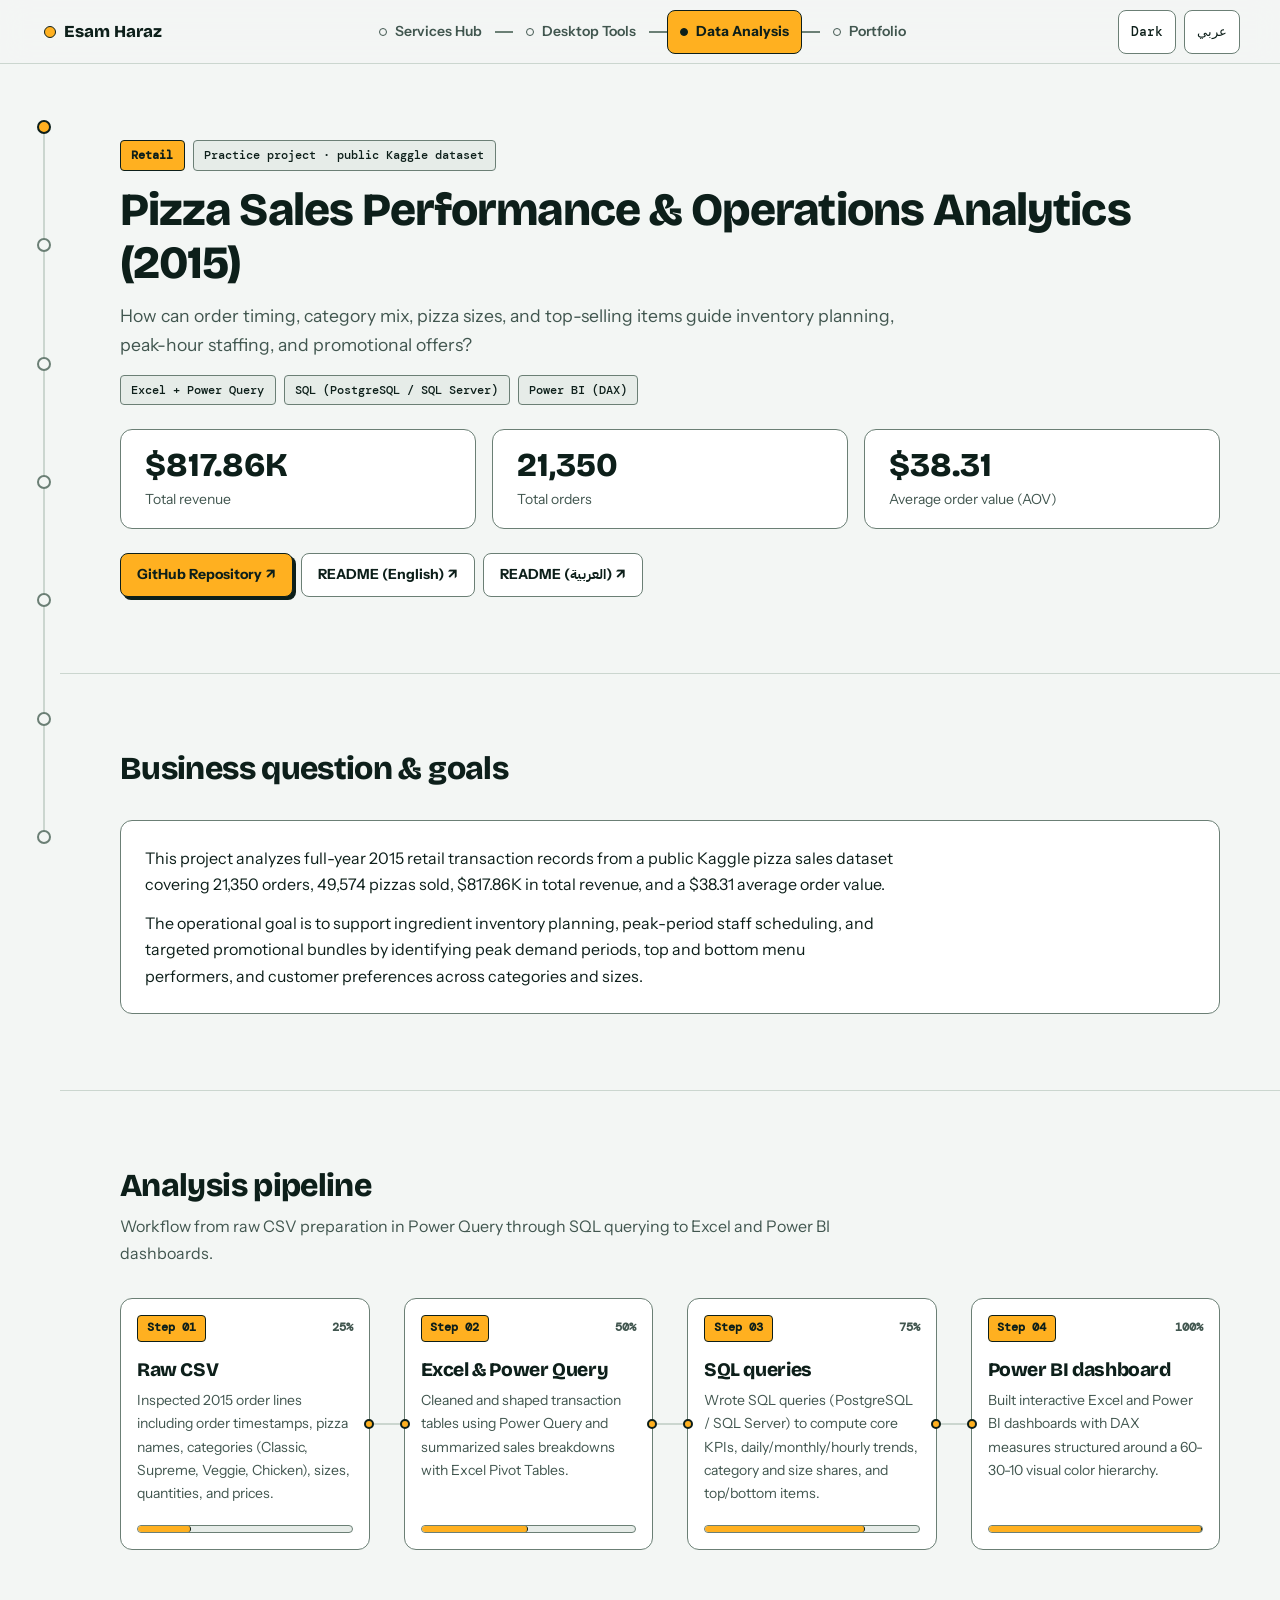
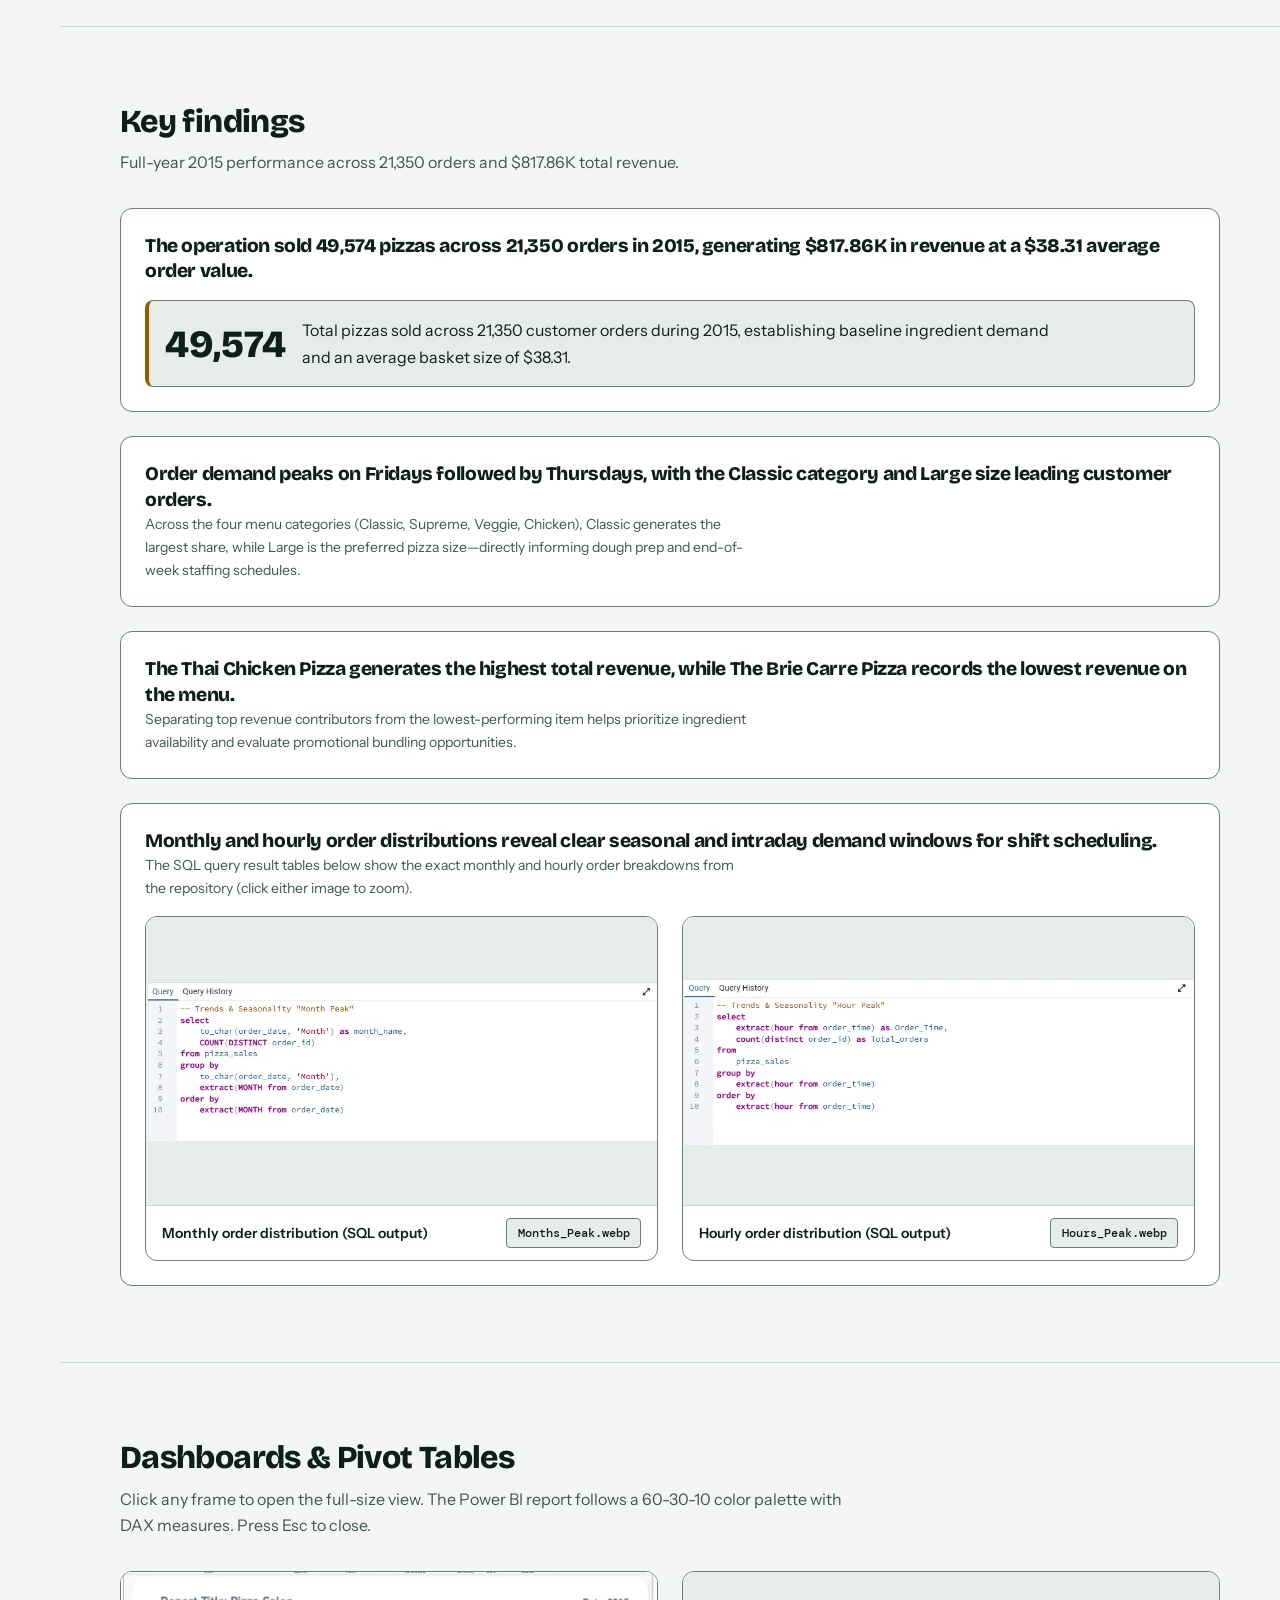
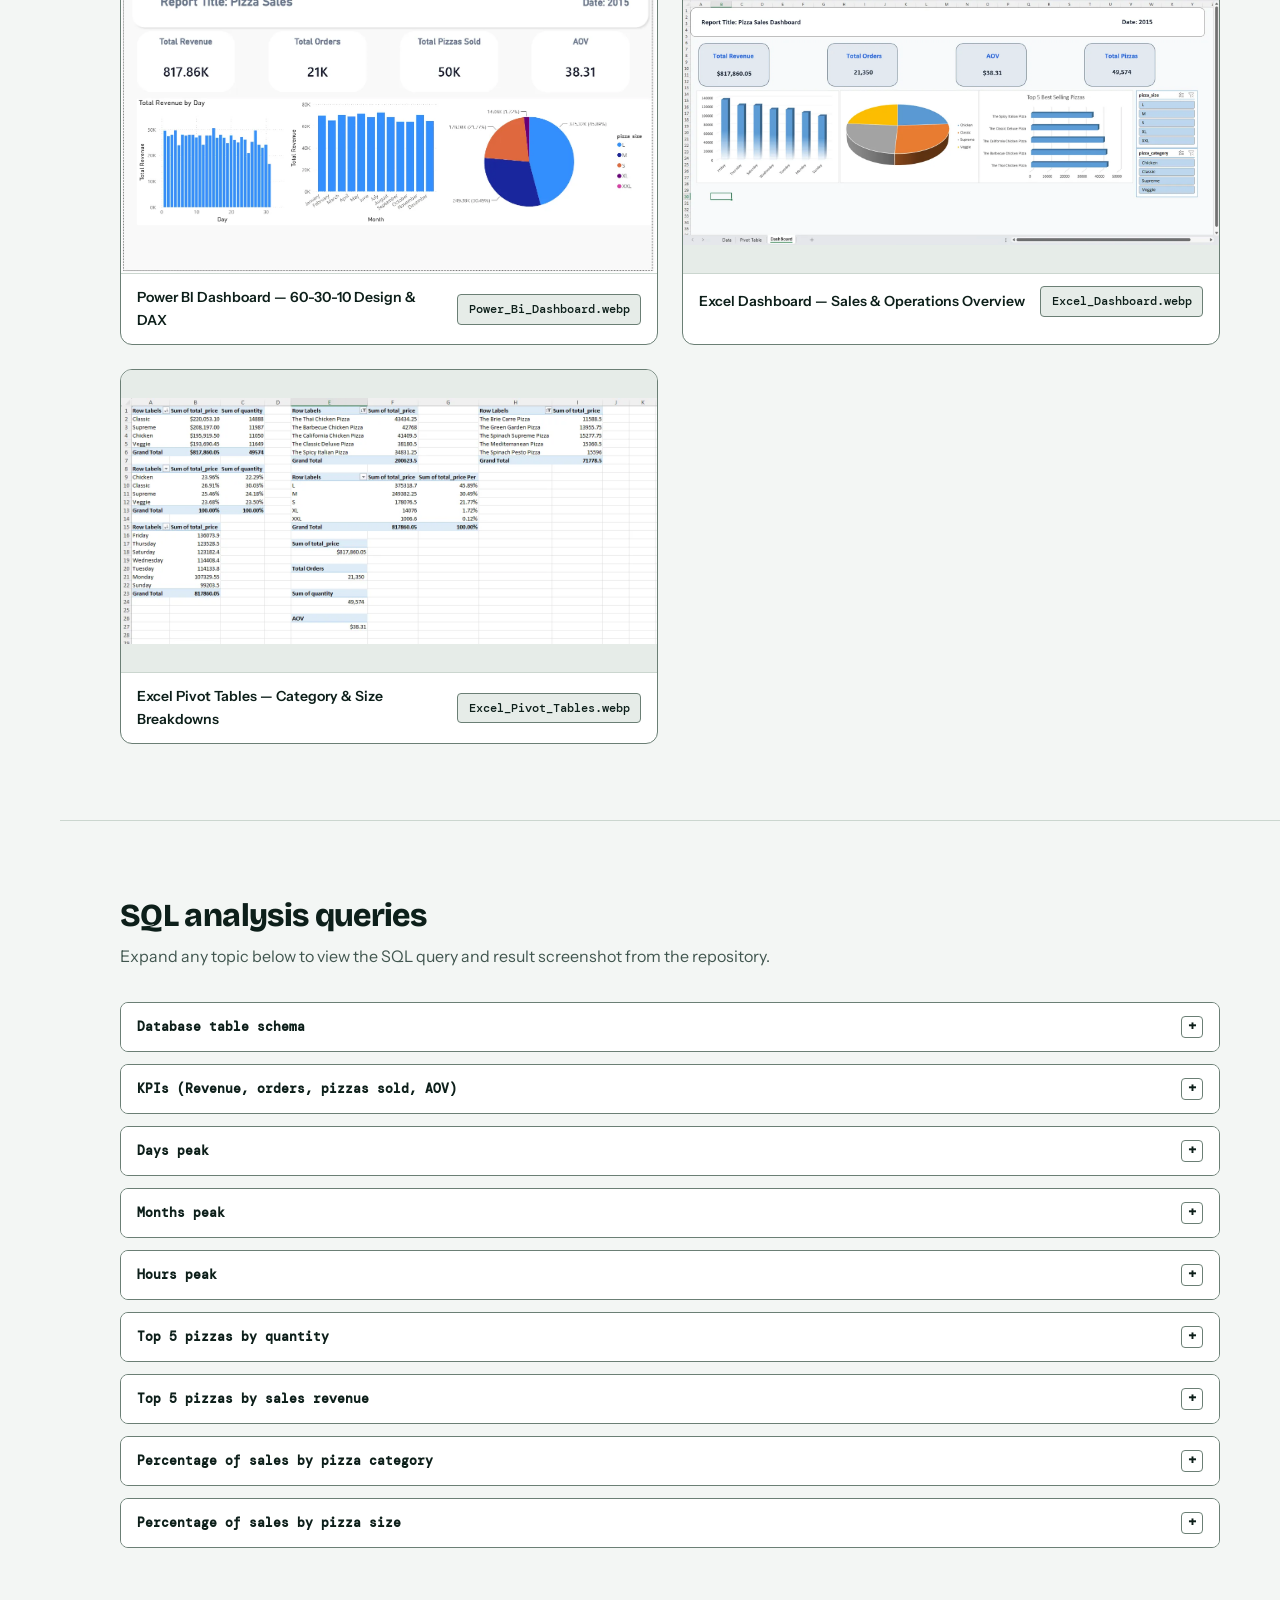
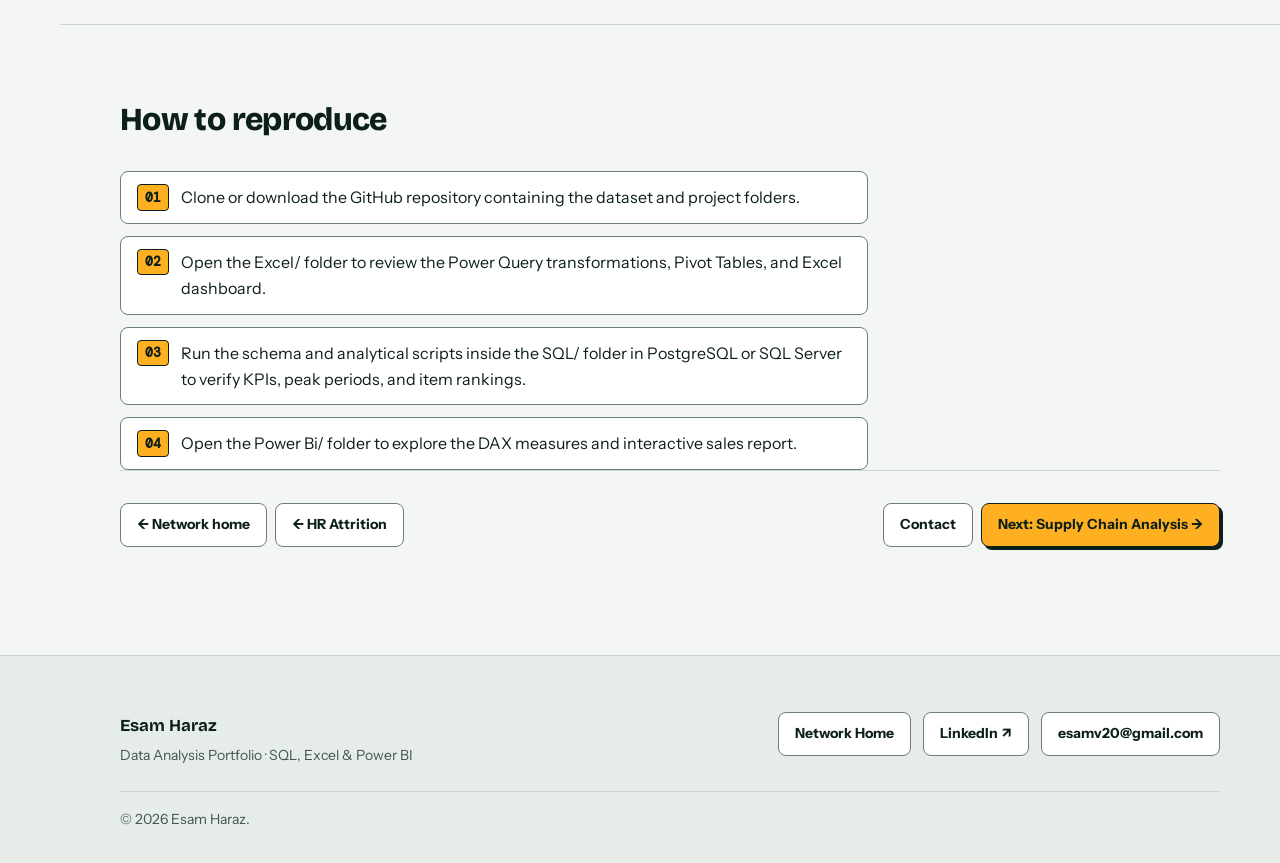
<file: assets/projects/pizza-sales/index.html>
<!DOCTYPE html>
<html lang="en" dir="ltr" data-site="data">
<head>
  <meta charset="UTF-8">
  <meta name="viewport" content="width=device-width, initial-scale=1.0">

  <!-- Single Site Config Block -->
  <script>
    window.SITE_CONFIG = {
      baseUrl: "https://esam-haraz.github.io/Data-Analysis/",
      currentSiteId: "data",
      sitesGraph: [
        { id: "hub",           labelEn: "Services Hub",  labelAr: "المركز الرئيسي",   url: "https://esam-haraz.github.io/hub/" },
        { id: "desktop-tools", labelEn: "Desktop Tools", labelAr: "أدوات سطح المكتب", url: "https://esam-haraz.github.io/Desktop-Tools/" },
        { id: "data",          labelEn: "Data Analysis", labelAr: "تحليل البيانات",   url: "../../../" },
        { id: "portfolio",     labelEn: "Portfolio",     labelAr: "معرض الأعمال",     url: "https://esam-haraz.github.io/portfolio/" }
      ],
      hubContactUrl: "https://esam-haraz.github.io/hub/#contact",
      email: "esamv20@gmail.com",
      linkedinUrl: "https://www.linkedin.com/in/esam-haraz-459925402"
    };
  </script>

  <!-- Primary SEO & Canonical Metadata -->
  <title>Pizza Sales Performance &amp; Operations Analytics (2015) — Esam Haraz</title>
  <meta name="description" content="Retail sales and operations analysis of 21,350 pizza orders ($817.86K revenue, 49,574 pizzas) using Excel, Power Query, SQL, and Power BI.">
  <meta name="author" content="Esam Haraz">
  <link rel="canonical" id="meta-canonical" href="https://esam-haraz.github.io/Data-Analysis/assets/projects/pizza-sales/">

  <!-- Open Graph & Social Sharing Metadata -->
  <meta property="og:type" content="article">
  <meta property="og:locale" content="en_US">
  <meta property="og:locale:alternate" content="ar_EG">
  <meta property="og:title" content="Pizza Sales Performance &amp; Operations Analytics (2015) — Esam Haraz">
  <meta property="og:description" content="Retail operations case study analyzing 21,350 orders and 49,574 pizzas with Excel, SQL, and Power BI.">
  <meta property="og:url" id="meta-og-url" content="https://esam-haraz.github.io/Data-Analysis/assets/projects/pizza-sales/">
  <meta property="og:image" id="meta-og-image" content="https://esam-haraz.github.io/Data-Analysis/assets/projects/pizza-sales/Power_Bi_Dashboard.webp">
  <meta name="twitter:card" content="summary_large_image">
  <meta name="twitter:title" content="Pizza Sales Performance &amp; Operations Analytics (2015) — Esam Haraz">
  <meta name="twitter:description" content="Retail operations case study analyzing 21,350 orders and 49,574 pizzas with Excel, SQL, and Power BI.">
  <meta name="twitter:image" id="meta-twitter-image" content="https://esam-haraz.github.io/Data-Analysis/assets/projects/pizza-sales/Power_Bi_Dashboard.webp">

  <script>
    (function () {
      var base = (window.SITE_CONFIG && window.SITE_CONFIG.baseUrl) || "https://esam-haraz.github.io/Data-Analysis/";
      if (!base.endsWith("/")) base += "/";
      var pageUrl = base + "assets/projects/pizza-sales/";
      var imgUrl = base + "assets/projects/pizza-sales/Power_Bi_Dashboard.webp";
      var canonical = document.getElementById("meta-canonical");
      var ogUrl = document.getElementById("meta-og-url");
      var ogImg = document.getElementById("meta-og-image");
      var twImg = document.getElementById("meta-twitter-image");
      if (canonical) canonical.setAttribute("href", pageUrl);
      if (ogUrl) ogUrl.setAttribute("content", pageUrl);
      if (ogImg) ogImg.setAttribute("content", imgUrl);
      if (twImg) twImg.setAttribute("content", imgUrl);
    })();
  </script>

  <!-- Inline Vector Favicon (Pipeline Amber #FFB020) -->
  <link rel="icon" type="image/svg+xml" href="data:image/svg+xml,%3Csvg xmlns='http://www.w3.org/2000/svg' viewBox='0 0 64 64'%3E%3Crect x='4' y='4' width='56' height='56' rx='12' fill='%230D1F1A' stroke='%23FFB020' stroke-width='3'/%3E%3Crect x='16' y='34' width='8' height='16' rx='4' fill='%23FFB020'/%3E%3Crect x='28' y='24' width='8' height='26' rx='4' fill='%23FFB020'/%3E%3Crect x='40' y='15' width='8' height='35' rx='4' fill='%23FFB020'/%3E%3C/svg%3E">

  <!-- Google Fonts -->
  <link rel="preconnect" href="https://fonts.googleapis.com">
  <link rel="preconnect" href="https://fonts.gstatic.com" crossorigin>
  <link href="https://fonts.googleapis.com/css2?family=Bricolage+Grotesque:wght@700;800&family=DM+Mono:wght@400;500&family=IBM+Plex+Sans+Arabic:wght@400;500;600;700&family=Instrument+Sans:wght@400;500;600;700&display=swap" rel="stylesheet">

  <!-- Shared Design System v1.1 -->
  <link rel="stylesheet" href="../ds.css">
  <script src="../ds.js" defer></script>
</head>
<body class="has-rail">
  <a href="#main-content" class="ds-skip-link" data-i18n="skipToMain">Skip to main content</a>

  <!-- Circular Language Transition Curtain -->
  <div class="ds-curtain" id="ds-curtain" aria-hidden="true">
    <div class="ds-curtain-layer ds-curtain-outer" id="ds-curtain-outer"></div>
    <div class="ds-curtain-layer ds-curtain-inner" id="ds-curtain-inner">
      <span class="ds-curtain-sub" id="ds-curtain-sub">SWITCHING LANGUAGE</span>
      <span class="ds-curtain-label" id="ds-curtain-label">DATA ANALYSIS</span>
    </div>
  </div>

  <!-- Site Header -->
  <header class="ds-header">
    <a href="../../../" class="ds-brand">
      <span class="ds-brand-mark" aria-hidden="true"></span>
      <span data-i18n="brandName">Esam Haraz</span>
    </a>

    <nav class="ds-mini-graph" id="ds-mini-graph" aria-label="Sites network navigation">
      <a href="https://esam-haraz.github.io/hub/" class="ds-mini-node">
        <span class="ds-mini-dot" aria-hidden="true"></span>
        <span>Services Hub</span>
      </a>
      <span class="ds-mini-edge" aria-hidden="true"></span>
      <a href="https://esam-haraz.github.io/Desktop-Tools/" class="ds-mini-node">
        <span class="ds-mini-dot" aria-hidden="true"></span>
        <span>Desktop Tools</span>
      </a>
      <span class="ds-mini-edge" aria-hidden="true"></span>
      <a href="../../../" class="ds-mini-node is-current" aria-current="page">
        <span class="ds-mini-dot" aria-hidden="true"></span>
        <span>Data Analysis</span>
      </a>
      <span class="ds-mini-edge" aria-hidden="true"></span>
      <a href="https://esam-haraz.github.io/portfolio/" class="ds-mini-node">
        <span class="ds-mini-dot" aria-hidden="true"></span>
        <span>Portfolio</span>
      </a>
    </nav>

    <div class="ds-nav-dropdown" id="ds-nav-dropdown">
      <button type="button"
              class="ds-nav-dropdown-btn"
              id="ds-nav-dropdown-btn"
              aria-expanded="false"
              aria-controls="ds-nav-dropdown-menu">
        Data ▾
      </button>
      <div class="ds-nav-dropdown-menu" id="ds-nav-dropdown-menu" role="menu">
        <a href="https://esam-haraz.github.io/hub/" role="menuitem">Services Hub ↗</a>
        <a href="https://esam-haraz.github.io/Desktop-Tools/" role="menuitem">Desktop Tools ↗</a>
        <a href="../../../" class="is-current" aria-current="page" role="menuitem">Data Analysis ●</a>
        <a href="https://esam-haraz.github.io/portfolio/" role="menuitem">Portfolio ↗</a>
      </div>
    </div>

    <div class="ds-header-controls">
      <button type="button" class="ds-icon-btn" id="ds-theme-toggle" aria-pressed="false" aria-label="Switch to dark mode">
        <span data-theme-label>Dark</span>
      </button>
      <button type="button" class="ds-icon-btn" id="ds-lang-toggle" aria-label="التبديل إلى اللغة العربية">
        عربي
      </button>
    </div>
  </header>

  <!-- Mobile Top Scroll Progress Bar -->
  <div class="ds-top-progress" aria-hidden="true">
    <div class="ds-top-progress-fill"></div>
  </div>

  <!-- Desktop Vertical Pipeline Rail (No Decorative Numbers) -->
  <nav class="ds-rail" aria-label="Case study sections">
    <div class="ds-rail-track" aria-hidden="true">
      <div class="ds-rail-fill"></div>
    </div>
    <a href="#sec-hero" class="ds-rail-node is-active" data-target="sec-hero" aria-label="Overview"></a>
    <a href="#sec-question" class="ds-rail-node" data-target="sec-question" aria-label="Business question"></a>
    <a href="#sec-pipeline" class="ds-rail-node" data-target="sec-pipeline" aria-label="Analysis pipeline"></a>
    <a href="#sec-findings" class="ds-rail-node" data-target="sec-findings" aria-label="Findings"></a>
    <a href="#sec-dashboards" class="ds-rail-node" data-target="sec-dashboards" aria-label="Dashboards"></a>
    <a href="#sec-sql" class="ds-rail-node" data-target="sec-sql" aria-label="SQL queries"></a>
    <a href="#sec-reproduce" class="ds-rail-node" data-target="sec-reproduce" aria-label="How to reproduce"></a>
  </nav>

  <main id="main-content">
    <!-- ======================================================================
         1. HERO & SINGLE-METRIC KPI CARDS
         ====================================================================== -->
    <section class="ds-section" id="sec-hero" aria-labelledby="project-title">
      <div class="ds-container">
        <div class="ds-chips-row" style="margin-block-end: var(--space-3);">
          <span class="ds-chip ds-chip-accent" data-i18n="domainChip">Retail</span>
          <span class="ds-chip" data-i18n="practiceChip">Practice project · public Kaggle dataset</span>
        </div>

        <h1 id="project-title" style="font-size: var(--text-hero); line-height: 1.15; margin-block-end: var(--space-3);" data-i18n="projectTitle">
          Pizza Sales Performance &amp; Operations Analytics (2015)
        </h1>

        <p style="font-size: 1.1rem; color: var(--ink-muted); margin-block-end: var(--space-4);" data-i18n="heroQuestion">
          How can order timing, category mix, pizza sizes, and top-selling items guide inventory planning, peak-hour staffing, and promotional offers?
        </p>

        <!-- Tool Chips -->
        <div class="ds-chips-row" style="margin-block-end: var(--space-5);">
          <span class="ds-chip">Excel + Power Query</span>
          <span class="ds-chip">SQL (PostgreSQL / SQL Server)</span>
          <span class="ds-chip">Power BI (DAX)</span>
        </div>

        <!-- 3 KPI Cards (1 Metric per Card) -->
        <div class="ds-kpi-grid">
          <div class="ds-kpi-card">
            <span class="ds-kpi-val">$817.86K</span>
            <span class="ds-kpi-label" data-i18n="kpi1Label">Total revenue</span>
          </div>
          <div class="ds-kpi-card">
            <span class="ds-kpi-val">21,350</span>
            <span class="ds-kpi-label" data-i18n="kpi2Label">Total orders</span>
          </div>
          <div class="ds-kpi-card">
            <span class="ds-kpi-val">$38.31</span>
            <span class="ds-kpi-label" data-i18n="kpi3Label">Average order value (AOV)</span>
          </div>
        </div>

        <!-- Action Buttons -->
        <div class="ds-chips-row">
          <a href="https://github.com/Esam-Haraz/Pizza_Sales" target="_blank" rel="noopener noreferrer" class="ds-btn ds-btn-primary" data-i18n="btnRepo">
            GitHub Repository ↗
          </a>
          <a href="https://github.com/Esam-Haraz/Pizza_Sales/blob/main/README.md" target="_blank" rel="noopener noreferrer" class="ds-btn ds-btn-secondary" data-i18n="btnReadmeEn">
            README (English) ↗
          </a>
          <a href="https://github.com/Esam-Haraz/Pizza_Sales/blob/main/README.ar.md" target="_blank" rel="noopener noreferrer" class="ds-btn ds-btn-secondary" data-i18n="btnReadmeAr">
            README (العربية) ↗
          </a>
        </div>
      </div>
    </section>

    <!-- ======================================================================
         2. BUSINESS QUESTION
         ====================================================================== -->
    <section class="ds-section" id="sec-question" aria-labelledby="q-title">
      <div class="ds-container">
        <div class="ds-section-header">
          <h2 class="ds-section-title" id="q-title" data-i18n="qTitle">Business question &amp; goals</h2>
        </div>

        <div class="ds-node">
          <div class="ds-node-body" style="display: flex; flex-direction: column; gap: var(--space-3);">
            <p data-i18n="qPara1">
              This project analyzes full-year 2015 retail transaction records from a public Kaggle pizza sales dataset covering 21,350 orders, 49,574 pizzas sold, $817.86K in total revenue, and a $38.31 average order value.
            </p>
            <p data-i18n="qPara2">
              The operational goal is to support ingredient inventory planning, peak-period staff scheduling, and targeted promotional bundles by identifying peak demand periods, top and bottom menu performers, and customer preferences across categories and sizes.
            </p>
          </div>
        </div>
      </div>
    </section>

    <!-- ======================================================================
         3. ANALYSIS PIPELINE (4 CONNECTED NODES WITH PORTS & PROGRESS METERS)
         ====================================================================== -->
    <section class="ds-section" id="sec-pipeline" aria-labelledby="pipe-title">
      <div class="ds-container">
        <div class="ds-section-header">
          <h2 class="ds-section-title" id="pipe-title" data-i18n="pipeTitle">Analysis pipeline</h2>
          <p class="ds-section-desc" data-i18n="pipeDesc">
            Workflow from raw CSV preparation in Power Query through SQL querying to Excel and Power BI dashboards.
          </p>
        </div>

        <div class="ds-pipeline-row">
          <!-- Step 01 -->
          <div class="ds-pipeline-step">
            <span class="ds-port ds-port--out is-connected" aria-hidden="true"></span>
            <div class="ds-step-top">
              <span class="ds-step-badge">Step 01</span>
              <span class="ds-step-pct">25%</span>
            </div>
            <div>
              <h3 style="font-size: var(--text-h3); margin-block-end: var(--space-1);" data-i18n="pStep1Title">Raw CSV</h3>
              <p style="font-size: var(--text-sm); color: var(--ink-muted);" data-i18n="pStep1Body">
                Inspected 2015 order lines including order timestamps, pizza names, categories (Classic, Supreme, Veggie, Chicken), sizes, quantities, and prices.
              </p>
            </div>
            <div class="ds-step-meter">
              <div class="ds-progress" aria-hidden="true">
                <div class="ds-progress-fill" style="--progress: 0.25;"></div>
              </div>
            </div>
          </div>

          <!-- Connector 01 -> 02 -->
          <div class="ds-pipeline-link" aria-hidden="true">
            <svg class="ds-connector" data-scroll-fill data-connector-index="0" viewBox="0 0 34 24">
              <line class="ds-connector-base" x1="0" y1="12" x2="34" y2="12"></line>
              <line class="ds-connector-fill" x1="0" y1="12" x2="34" y2="12"></line>
            </svg>
          </div>

          <!-- Step 02 -->
          <div class="ds-pipeline-step">
            <span class="ds-port ds-port--in is-connected" aria-hidden="true"></span>
            <span class="ds-port ds-port--out is-connected" aria-hidden="true"></span>
            <div class="ds-step-top">
              <span class="ds-step-badge">Step 02</span>
              <span class="ds-step-pct">50%</span>
            </div>
            <div>
              <h3 style="font-size: var(--text-h3); margin-block-end: var(--space-1);" data-i18n="pStep2Title">Excel &amp; Power Query</h3>
              <p style="font-size: var(--text-sm); color: var(--ink-muted);" data-i18n="pStep2Body">
                Cleaned and shaped transaction tables using Power Query and summarized sales breakdowns with Excel Pivot Tables.
              </p>
            </div>
            <div class="ds-step-meter">
              <div class="ds-progress" aria-hidden="true">
                <div class="ds-progress-fill" style="--progress: 0.50;"></div>
              </div>
            </div>
          </div>

          <!-- Connector 02 -> 03 -->
          <div class="ds-pipeline-link" aria-hidden="true">
            <svg class="ds-connector" data-scroll-fill data-connector-index="1" viewBox="0 0 34 24">
              <line class="ds-connector-base" x1="0" y1="12" x2="34" y2="12"></line>
              <line class="ds-connector-fill" x1="0" y1="12" x2="34" y2="12"></line>
            </svg>
          </div>

          <!-- Step 03 -->
          <div class="ds-pipeline-step">
            <span class="ds-port ds-port--in is-connected" aria-hidden="true"></span>
            <span class="ds-port ds-port--out is-connected" aria-hidden="true"></span>
            <div class="ds-step-top">
              <span class="ds-step-badge">Step 03</span>
              <span class="ds-step-pct">75%</span>
            </div>
            <div>
              <h3 style="font-size: var(--text-h3); margin-block-end: var(--space-1);" data-i18n="pStep3Title">SQL queries</h3>
              <p style="font-size: var(--text-sm); color: var(--ink-muted);" data-i18n="pStep3Body">
                Wrote SQL queries (PostgreSQL / SQL Server) to compute core KPIs, daily/monthly/hourly trends, category and size shares, and top/bottom items.
              </p>
            </div>
            <div class="ds-step-meter">
              <div class="ds-progress" aria-hidden="true">
                <div class="ds-progress-fill" style="--progress: 0.75;"></div>
              </div>
            </div>
          </div>

          <!-- Connector 03 -> 04 -->
          <div class="ds-pipeline-link" aria-hidden="true">
            <svg class="ds-connector" data-scroll-fill data-connector-index="2" viewBox="0 0 34 24">
              <line class="ds-connector-base" x1="0" y1="12" x2="34" y2="12"></line>
              <line class="ds-connector-fill" x1="0" y1="12" x2="34" y2="12"></line>
            </svg>
          </div>

          <!-- Step 04 -->
          <div class="ds-pipeline-step">
            <span class="ds-port ds-port--in is-connected" aria-hidden="true"></span>
            <div class="ds-step-top">
              <span class="ds-step-badge">Step 04</span>
              <span class="ds-step-pct">100%</span>
            </div>
            <div>
              <h3 style="font-size: var(--text-h3); margin-block-end: var(--space-1);" data-i18n="pStep4Title">Power BI dashboard</h3>
              <p style="font-size: var(--text-sm); color: var(--ink-muted);" data-i18n="pStep4Body">
                Built interactive Excel and Power BI dashboards with DAX measures structured around a 60-30-10 visual color hierarchy.
              </p>
            </div>
            <div class="ds-step-meter">
              <div class="ds-progress" aria-hidden="true">
                <div class="ds-progress-fill" style="--progress: 1;"></div>
              </div>
            </div>
          </div>
        </div>
      </div>
    </section>

    <!-- ======================================================================
         4. FINDINGS (CALLOUTS + DIRECT EVIDENCE IMAGES FOR MONTHS & HOURS PEAK)
         ====================================================================== -->
    <section class="ds-section" id="sec-findings" aria-labelledby="find-title">
      <div class="ds-container">
        <div class="ds-section-header">
          <h2 class="ds-section-title" id="find-title" data-i18n="findTitle">Key findings</h2>
          <p class="ds-section-desc" data-i18n="findDesc">
            Full-year 2015 performance across 21,350 orders and $817.86K total revenue.
          </p>
        </div>

        <div class="ds-findings-list">

          <!-- Finding 1: Total Volume & AOV Callout -->
          <article class="ds-finding-card">
            <div>
              <h3 class="ds-finding-title" data-i18n="f1Title">
                The operation sold 49,574 pizzas across 21,350 orders in 2015, generating $817.86K in revenue at a $38.31 average order value.
              </h3>
            </div>

            <div class="ds-callout">
              <span class="ds-callout-num">49,574</span>
              <p class="ds-callout-text" data-i18n="f1Callout">
                Total pizzas sold across 21,350 customer orders during 2015, establishing baseline ingredient demand and an average basket size of $38.31.
              </p>
            </div>
          </article>

          <!-- Finding 2: Peak Days, Category & Size -->
          <article class="ds-finding-card">
            <div>
              <h3 class="ds-finding-title" data-i18n="f2Title">
                Order demand peaks on Fridays followed by Thursdays, with the Classic category and Large size leading customer orders.
              </h3>
              <p class="ds-finding-note" data-i18n="f2Note">
                Across the four menu categories (Classic, Supreme, Veggie, Chicken), Classic generates the largest share, while Large is the preferred pizza size—directly informing dough prep and end-of-week staffing schedules.
              </p>
            </div>
          </article>

          <!-- Finding 3: Top & Bottom Revenue Items -->
          <article class="ds-finding-card">
            <div>
              <h3 class="ds-finding-title" data-i18n="f3Title">
                The Thai Chicken Pizza generates the highest total revenue, while The Brie Carre Pizza records the lowest revenue on the menu.
              </h3>
              <p class="ds-finding-note" data-i18n="f3Note">
                Separating top revenue contributors from the lowest-performing item helps prioritize ingredient availability and evaluate promotional bundling opportunities.
              </p>
            </div>
          </article>

          <!-- Finding 4: Monthly & Hourly Peak SQL Evidence Screenshots (No month/hour numbers in text) -->
          <article class="ds-finding-card">
            <div>
              <h3 class="ds-finding-title" data-i18n="f4Title">
                Monthly and hourly order distributions reveal clear seasonal and intraday demand windows for shift scheduling.
              </h3>
              <p class="ds-finding-note" data-i18n="f4Note">
                The SQL query result tables below show the exact monthly and hourly order breakdowns from the repository (click either image to zoom).
              </p>
            </div>

            <div class="ds-dash-grid ds-dash-grid--2">
              <figure class="ds-dash-frame">
                <button type="button" class="ds-dash-trigger" aria-label="Zoom Monthly Peak SQL Output">
                  <img src="./Months_Peak.webp"
                       data-asset-name="Months_Peak.webp"
                       data-i18n-alt="monthsImgAlt"
                       alt="SQL query and output table showing monthly pizza order distribution"
                       width="1200"
                       height="675"
                       loading="lazy">
                </button>
                <figcaption class="ds-dash-caption">
                  <span data-i18n="monthsCap">Monthly order distribution (SQL output)</span>
                  <span class="ds-chip">Months_Peak.webp</span>
                </figcaption>
              </figure>

              <figure class="ds-dash-frame">
                <button type="button" class="ds-dash-trigger" aria-label="Zoom Hourly Peak SQL Output">
                  <img src="./Hours_Peak.webp"
                       data-asset-name="Hours_Peak.webp"
                       data-i18n-alt="hoursImgAlt"
                       alt="SQL query and output table showing hourly pizza order distribution"
                       width="1200"
                       height="675"
                       loading="lazy">
                </button>
                <figcaption class="ds-dash-caption">
                  <span data-i18n="hoursCap">Hourly order distribution (SQL output)</span>
                  <span class="ds-chip">Hours_Peak.webp</span>
                </figcaption>
              </figure>
            </div>
          </article>

        </div>
      </div>
    </section>

    <!-- ======================================================================
         5. DASHBOARD SCREENSHOTS WITH KEYBOARD LIGHTBOX
         ====================================================================== -->
    <section class="ds-section" id="sec-dashboards" aria-labelledby="dash-title">
      <div class="ds-container">
        <div class="ds-section-header">
          <h2 class="ds-section-title" id="dash-title" data-i18n="dashTitle">Dashboards &amp; Pivot Tables</h2>
          <p class="ds-section-desc" data-i18n="dashDesc">
            Click any frame to open the full-size view. The Power BI report follows a 60-30-10 color palette with DAX measures. Press Esc to close.
          </p>
        </div>

        <div class="ds-dash-grid ds-dash-grid--2">
          <figure class="ds-dash-frame">
            <button type="button" class="ds-dash-trigger" aria-label="Zoom Power BI Dashboard">
              <img src="./Power_Bi_Dashboard.webp"
                   data-asset-name="Power_Bi_Dashboard.webp"
                   data-i18n-alt="dash1Alt"
                   alt="Power BI dashboard for 2015 pizza sales designed with a 60-30-10 color palette and DAX KPIs"
                   width="1280"
                   height="720"
                   loading="lazy">
            </button>
            <figcaption class="ds-dash-caption">
              <span data-i18n="dash1Cap">Power BI Dashboard — 60-30-10 Design &amp; DAX</span>
              <span class="ds-chip">Power_Bi_Dashboard.webp</span>
            </figcaption>
          </figure>

          <figure class="ds-dash-frame">
            <button type="button" class="ds-dash-trigger" aria-label="Zoom Excel Dashboard">
              <img src="./Excel_Dashboard.webp"
                   data-asset-name="Excel_Dashboard.webp"
                   data-i18n-alt="dash2Alt"
                   alt="Excel dashboard summarizing pizza sales revenue, orders, categories, and sizes"
                   width="1280"
                   height="720"
                   loading="lazy">
            </button>
            <figcaption class="ds-dash-caption">
              <span data-i18n="dash2Cap">Excel Dashboard — Sales &amp; Operations Overview</span>
              <span class="ds-chip">Excel_Dashboard.webp</span>
            </figcaption>
          </figure>

          <figure class="ds-dash-frame">
            <button type="button" class="ds-dash-trigger" aria-label="Zoom Excel Pivot Tables">
              <img src="./Excel_Pivot_Tables.webp"
                   data-asset-name="Excel_Pivot_Tables.webp"
                   data-i18n-alt="dash3Alt"
                   alt="Excel Pivot Tables sheet breaking down pizza sales by category, size, and menu items"
                   width="1280"
                   height="720"
                   loading="lazy">
            </button>
            <figcaption class="ds-dash-caption">
              <span data-i18n="dash3Cap">Excel Pivot Tables — Category &amp; Size Breakdowns</span>
              <span class="ds-chip">Excel_Pivot_Tables.webp</span>
            </figcaption>
          </figure>
        </div>
      </div>
    </section>

    <!-- ======================================================================
         6. SQL QUERIES (TOPIC TITLES IN <summary>, NO .sql FILENAMES)
         ====================================================================== -->
    <section class="ds-section" id="sec-sql" aria-labelledby="sql-title">
      <div class="ds-container">
        <div class="ds-section-header">
          <h2 class="ds-section-title" id="sql-title" data-i18n="sqlTitle">SQL analysis queries</h2>
          <p class="ds-section-desc" data-i18n="sqlDesc">
            Expand any topic below to view the SQL query and result screenshot from the repository.
          </p>
        </div>

        <div class="ds-accordion-list">
          <details class="ds-details">
            <summary class="ds-summary">
              <span data-i18n="sqlTopic1">Database table schema</span>
              <span class="ds-summary-indicator" aria-hidden="true">+</span>
            </summary>
            <div class="ds-details-body">
              <img src="./Create_Table.webp" data-asset-name="Create_Table.webp" alt="SQL query screenshot for database table schema" width="1200" height="675" loading="lazy">
            </div>
          </details>

          <details class="ds-details">
            <summary class="ds-summary">
              <span data-i18n="sqlTopic2">KPIs (Revenue, orders, pizzas sold, AOV)</span>
              <span class="ds-summary-indicator" aria-hidden="true">+</span>
            </summary>
            <div class="ds-details-body">
              <img src="./KPIs.webp" data-asset-name="KPIs.webp" alt="SQL query screenshot for core sales KPIs" width="1200" height="675" loading="lazy">
            </div>
          </details>

          <details class="ds-details">
            <summary class="ds-summary">
              <span data-i18n="sqlTopic3">Days peak</span>
              <span class="ds-summary-indicator" aria-hidden="true">+</span>
            </summary>
            <div class="ds-details-body">
              <img src="./Days_Peak.webp" data-asset-name="Days_Peak.webp" alt="SQL query screenshot for peak days analysis" width="1200" height="675" loading="lazy">
            </div>
          </details>

          <details class="ds-details">
            <summary class="ds-summary">
              <span data-i18n="sqlTopic4">Months peak</span>
              <span class="ds-summary-indicator" aria-hidden="true">+</span>
            </summary>
            <div class="ds-details-body">
              <img src="./Months_Peak.webp" data-asset-name="Months_Peak.webp" alt="SQL query screenshot for monthly trend analysis" width="1200" height="675" loading="lazy">
            </div>
          </details>

          <details class="ds-details">
            <summary class="ds-summary">
              <span data-i18n="sqlTopic5">Hours peak</span>
              <span class="ds-summary-indicator" aria-hidden="true">+</span>
            </summary>
            <div class="ds-details-body">
              <img src="./Hours_Peak.webp" data-asset-name="Hours_Peak.webp" alt="SQL query screenshot for hourly demand analysis" width="1200" height="675" loading="lazy">
            </div>
          </details>

          <details class="ds-details">
            <summary class="ds-summary">
              <span data-i18n="sqlTopic6">Top 5 pizzas by quantity</span>
              <span class="ds-summary-indicator" aria-hidden="true">+</span>
            </summary>
            <div class="ds-details-body">
              <img src="./Top_5_Pizza_Quantity.webp" data-asset-name="Top_5_Pizza_Quantity.webp" alt="SQL query screenshot for top 5 pizzas by quantity sold" width="1200" height="675" loading="lazy">
            </div>
          </details>

          <details class="ds-details">
            <summary class="ds-summary">
              <span data-i18n="sqlTopic7">Top 5 pizzas by sales revenue</span>
              <span class="ds-summary-indicator" aria-hidden="true">+</span>
            </summary>
            <div class="ds-details-body">
              <img src="./Top_5_Pizza_Sales.webp" data-asset-name="Top_5_Pizza_Sales.webp" alt="SQL query screenshot for top 5 pizzas by revenue" width="1200" height="675" loading="lazy">
            </div>
          </details>

          <details class="ds-details">
            <summary class="ds-summary">
              <span data-i18n="sqlTopic8">Percentage of sales by pizza category</span>
              <span class="ds-summary-indicator" aria-hidden="true">+</span>
            </summary>
            <div class="ds-details-body">
              <img src="./Percentage_of_Sales_by_Pizza_Category.webp" data-asset-name="Percentage_of_Sales_by_Pizza_Category.webp" alt="SQL query screenshot for percentage of sales by pizza category" width="1200" height="675" loading="lazy">
            </div>
          </details>

          <details class="ds-details">
            <summary class="ds-summary">
              <span data-i18n="sqlTopic9">Percentage of sales by pizza size</span>
              <span class="ds-summary-indicator" aria-hidden="true">+</span>
            </summary>
            <div class="ds-details-body">
              <img src="./Percentage_of_Sales_by_Pizza_Size.webp" data-asset-name="Percentage_of_Sales_by_Pizza_Size.webp" alt="SQL query screenshot for percentage of sales by pizza size" width="1200" height="675" loading="lazy">
            </div>
          </details>
        </div>
      </div>
    </section>

    <!-- ======================================================================
         7. HOW TO REPRODUCE (FOLDER NAMES & GENERAL STEPS ONLY)
         ====================================================================== -->
    <section class="ds-section" id="sec-reproduce" aria-labelledby="repro-title">
      <div class="ds-container">
        <div class="ds-section-header">
          <h2 class="ds-section-title" id="repro-title" data-i18n="reproTitle">How to reproduce</h2>
        </div>

        <ol class="ds-steps-list">
          <li data-i18n="repro1">Clone or download the GitHub repository containing the dataset and project folders.</li>
          <li data-i18n="repro2">Open the <code>Excel/</code> folder to review the Power Query transformations, Pivot Tables, and Excel dashboard.</li>
          <li data-i18n="repro3">Run the schema and analytical scripts inside the <code>SQL/</code> folder in PostgreSQL or SQL Server to verify KPIs, peak periods, and item rankings.</li>
          <li data-i18n="repro4">Open the <code>Power Bi/</code> folder to explore the DAX measures and interactive sales report.</li>
        </ol>

        <!-- Project Navigation & Contact -->
        <nav class="ds-project-nav" aria-label="Project navigation">
          <div class="ds-chips-row">
            <a href="../../../" class="ds-btn ds-btn-secondary" data-i18n="navBack">← Network home</a>
            <a href="../hr-attrition/" class="ds-btn ds-btn-secondary" data-i18n="navPrev">← HR Attrition</a>
          </div>
          <div class="ds-chips-row">
            <a href="https://esam-haraz.github.io/hub/#contact" class="ds-btn ds-btn-secondary" data-contact-cta data-i18n="navContact">Contact</a>
            <a href="../supply-chain/" class="ds-btn ds-btn-primary" data-i18n="navNext">Next: Supply Chain Analysis →</a>
          </div>
        </nav>
      </div>
    </section>
  </main>

  <!-- Accessible Modal Lightbox -->
  <div class="ds-lightbox" id="ds-lightbox" role="dialog" aria-modal="true" aria-hidden="true" aria-labelledby="ds-lightbox-title">
    <div class="ds-lightbox-dialog">
      <div class="ds-lightbox-bar">
        <span class="ds-lightbox-title" id="ds-lightbox-title">Preview</span>
        <button type="button" class="ds-btn ds-btn-secondary" id="ds-lightbox-close" data-i18n="closeBtn">Close (Esc)</button>
      </div>
      <div class="ds-lightbox-body">
        <img id="ds-lightbox-img" alt="">
      </div>
    </div>
  </div>

  <!-- Site Footer -->
  <footer class="ds-footer">
    <div class="ds-container">
      <div class="ds-footer-grid">
        <div>
          <strong style="font-family: var(--font-display); font-size: 1.05rem;" data-i18n="brandName">Esam Haraz</strong>
          <p style="font-size: var(--text-sm); color: var(--ink-muted); margin-block-start: var(--space-1);" data-i18n="footerTagline">
            Data Analysis Portfolio · SQL, Excel &amp; Power BI
          </p>
        </div>
        <div class="ds-footer-links">
          <a href="../../../" class="ds-btn ds-btn-secondary" data-i18n="navHome">Network Home</a>
          <a href="https://www.linkedin.com/in/esam-haraz-459925402" target="_blank" rel="noopener noreferrer" class="ds-btn ds-btn-secondary">LinkedIn ↗</a>
          <a href="https://esam-haraz.github.io/hub/#contact" class="ds-btn ds-btn-secondary" data-contact-cta>esamv20@gmail.com</a>
        </div>
      </div>

      <div class="ds-footer-bottom">
        <span data-i18n="copyright">© 2026 Esam Haraz.</span>
      </div>
    </div>
  </footer>

  <!-- ==========================================================================
       BILINGUAL DICTIONARY (EN & AR)
       ========================================================================== -->
  <script>
    window.PAGE_I18N = {
      en: {
        skipToMain: "Skip to main content",
        brandName: "Esam Haraz",
        domainChip: "Retail",
        practiceChip: "Practice project · public Kaggle dataset",
        projectTitle: "Pizza Sales Performance & Operations Analytics (2015)",
        heroQuestion: "How can order timing, category mix, pizza sizes, and top-selling items guide inventory planning, peak-hour staffing, and promotional offers?",
        kpi1Label: "Total revenue",
        kpi2Label: "Total orders",
        kpi3Label: "Average order value (AOV)",
        btnRepo: "GitHub Repository ↗",
        btnReadmeEn: "README (English) ↗",
        btnReadmeAr: "README (العربية) ↗",
        qTitle: "Business question & goals",
        qPara1: "This project analyzes full-year 2015 retail transaction records from a public Kaggle pizza sales dataset covering 21,350 orders, 49,574 pizzas sold, $817.86K in total revenue, and a $38.31 average order value.",
        qPara2: "The operational goal is to support ingredient inventory planning, peak-period staff scheduling, and targeted promotional bundles by identifying peak demand periods, top and bottom menu performers, and customer preferences across categories and sizes.",
        pipeTitle: "Analysis pipeline",
        pipeDesc: "Workflow from raw CSV preparation in Power Query through SQL querying to Excel and Power BI dashboards.",
        pStep1Title: "Raw CSV",
        pStep1Body: "Inspected 2015 order lines including order timestamps, pizza names, categories (Classic, Supreme, Veggie, Chicken), sizes, quantities, and prices.",
        pStep2Title: "Excel & Power Query",
        pStep2Body: "Cleaned and shaped transaction tables using Power Query and summarized sales breakdowns with Excel Pivot Tables.",
        pStep3Title: "SQL queries",
        pStep3Body: "Wrote SQL queries (PostgreSQL / SQL Server) to compute core KPIs, daily/monthly/hourly trends, category and size shares, and top/bottom items.",
        pStep4Title: "Power BI dashboard",
        pStep4Body: "Built interactive Excel and Power BI dashboards with DAX measures structured around a 60-30-10 visual color hierarchy.",
        findTitle: "Key findings",
        findDesc: "Full-year 2015 performance across 21,350 orders and $817.86K total revenue.",
        f1Title: "The operation sold 49,574 pizzas across 21,350 orders in 2015, generating $817.86K in revenue at a $38.31 average order value.",
        f1Callout: "Total pizzas sold across 21,350 customer orders during 2015, establishing baseline ingredient demand and an average basket size of $38.31.",
        f2Title: "Order demand peaks on Fridays followed by Thursdays, with the Classic category and Large size leading customer orders.",
        f2Note: "Across the four menu categories (Classic, Supreme, Veggie, Chicken), Classic generates the largest share, while Large is the preferred pizza size—directly informing dough prep and end-of-week staffing schedules.",
        f3Title: "The Thai Chicken Pizza generates the highest total revenue, while The Brie Carre Pizza records the lowest revenue on the menu.",
        f3Note: "Separating top revenue contributors from the lowest-performing item helps prioritize ingredient availability and evaluate promotional bundling opportunities.",
        f4Title: "Monthly and hourly order distributions reveal clear seasonal and intraday demand windows for shift scheduling.",
        f4Note: "The SQL query result tables below show the exact monthly and hourly order breakdowns from the repository (click either image to zoom).",
        monthsImgAlt: "SQL query and output table showing monthly pizza order distribution",
        monthsCap: "Monthly order distribution (SQL output)",
        hoursImgAlt: "SQL query and output table showing hourly pizza order distribution",
        hoursCap: "Hourly order distribution (SQL output)",
        dashTitle: "Dashboards & Pivot Tables",
        dashDesc: "Click any frame to open the full-size view. The Power BI report follows a 60-30-10 color palette with DAX measures. Press Esc to close.",
        dash1Alt: "Power BI dashboard for 2015 pizza sales designed with a 60-30-10 color palette and DAX KPIs",
        dash1Cap: "Power BI Dashboard — 60-30-10 Design & DAX",
        dash2Alt: "Excel dashboard summarizing pizza sales revenue, orders, categories, and sizes",
        dash2Cap: "Excel Dashboard — Sales & Operations Overview",
        dash3Alt: "Excel Pivot Tables sheet breaking down pizza sales by category, size, and menu items",
        dash3Cap: "Excel Pivot Tables — Category & Size Breakdowns",
        sqlTitle: "SQL analysis queries",
        sqlDesc: "Expand any topic below to view the SQL query and result screenshot from the repository.",
        sqlTopic1: "Database table schema",
        sqlTopic2: "KPIs (Revenue, orders, pizzas sold, AOV)",
        sqlTopic3: "Days peak",
        sqlTopic4: "Months peak",
        sqlTopic5: "Hours peak",
        sqlTopic6: "Top 5 pizzas by quantity",
        sqlTopic7: "Top 5 pizzas by sales revenue",
        sqlTopic8: "Percentage of sales by pizza category",
        sqlTopic9: "Percentage of sales by pizza size",
        reproTitle: "How to reproduce",
        repro1: "Clone or download the GitHub repository containing the dataset and project folders.",
        repro2: "Open the Excel/ folder to review the Power Query transformations, Pivot Tables, and Excel dashboard.",
        repro3: "Run the schema and analytical scripts inside the SQL/ folder in PostgreSQL or SQL Server to verify KPIs, peak periods, and item rankings.",
        repro4: "Open the Power Bi/ folder to explore the DAX measures and interactive sales report.",
        navBack: "← Network home",
        navPrev: "← HR Attrition",
        navContact: "Contact",
        navNext: "Next: Supply Chain Analysis →",
        closeBtn: "Close (Esc)",
        footerTagline: "Data Analysis Portfolio · SQL, Excel & Power BI",
        navHome: "Network Home",
        copyright: "© 2026 Esam Haraz."
      },
      ar: {
        skipToMain: "تخطي إلى المحتوى الرئيسي",
        brandName: "عصام حراز",
        domainChip: "التجزئة",
        practiceChip: "مشروع تدريبي · مجموعة بيانات عامة من Kaggle",
        projectTitle: "تحليل أداء مبيعات البيتزا والعمليات التشغيلية (2015)",
        heroQuestion: "كيف يمكن الاستفادة من أوقات ذروة الطلبات وتوزيع الفئات والأحجام والأصناف الأكثر مبيعاً في تحسين المخزون وجداول العمال والعروض الترويجية؟",
        kpi1Label: "إجمالي الإيرادات",
        kpi2Label: "إجمالي الطلبات",
        kpi3Label: "متوسط قيمة الطلب (AOV)",
        btnRepo: "مستودع GitHub ↗",
        btnReadmeEn: "ملف README (إنجليزي) ↗",
        btnReadmeAr: "ملف README (عربي) ↗",
        qTitle: "سؤال العمل والأهداف",
        qPara1: "يحلل هذا المشروع معاملات البيع لعام 2015 بالكامل من مجموعة بيانات عامة على Kaggle تشمل 21,350 طلباً، و49,574 قطعة بيتزا مباعة، وإجمالي إيرادات 817.86 ألف دولار، ومتوسط قيمة طلب 38.31 دولار.",
        qPara2: "يهدف التحليل تشغيلياً إلى تحسين تخطيط مخزون المكونات، وجدولة ورديات الموظفين في أوقات الذروة، وتصميم العروض الترويجية من خلال تحديد فترات ذروة الطلب وأعلى وأقل الأصناف أداءً وتفضيلات العملاء حسب الفئة والحجم.",
        pipeTitle: "مسار التحليل",
        pipeDesc: "مراحل العمل من تجهيز ملف CSV الخام عبر Power Query مروراً باستعلامات SQL وحتى لوحات معلومات Excel و Power BI.",
        pStep1Title: "البيانات الخام (CSV)",
        pStep1Body: "فحص سطور طلبات عام 2015 وتشمل توقيت الطلبات وأسماء البيتزا والفئات (Classic و Supreme و Veggie و Chicken) والأحجام والكميات والأسعار.",
        pStep2Title: "Excel و Power Query",
        pStep2Body: "تنظيف جداول المعاملات وتنسيقها باستخدام Power Query وتلخيص المبيعات عبر جداول Pivot Tables في Excel.",
        pStep3Title: "استعلامات SQL",
        pStep3Body: "كتابة استعلامات SQL في PostgreSQL و SQL Server لحساب المؤشرات الرئيسية واتجاهات الأيام والشهور والساعات وحصص الفئات والأحجام وأعلى وأقل الأصناف.",
        pStep4Title: "لوحة معلومات Power BI",
        pStep4Body: "بناء لوحات معلومات تفاعلية في Excel و Power BI باستخدام معادلات DAX وفق قاعدة الألوان 60-30-10.",
        findTitle: "أبرز النتائج",
        findDesc: "أداء عام 2015 بالكامل عبر 21,350 طلباً وإجمالي إيرادات 817.86 ألف دولار.",
        f1Title: "تم بيع 49,574 قطعة بيتزا عبر 21,350 طلباً خلال عام 2015، بإجمالي إيرادات 817.86 ألف دولار ومتوسط قيمة طلب 38.31 دولار.",
        f1Callout: "إجمالي قطع البيتزا المباعة عبر 21,350 طلباً خلال عام 2015، مما يحدد حجم الطلب الأساسي على المكونات ومتوسط سلة الشراء البالغ 38.31 دولار.",
        f2Title: "تبلغ ذروة الطلبات يوم الجمعة يليه يوم الخميس، وتتصدر فئة Classic والحجم الكبير (Large) طلبات العملاء.",
        f2Note: "من بين الفئات الأربع (Classic و Supreme و Veggie و Chicken)، تستحوذ فئة Classic على الحصة الأكبر، كما يُعد الحجم Large الأكثر طلباً—مما يوجه خطط تحضير العجين وجدولة عمال نهاية الأسبوع.",
        f3Title: "تحقق بيتزا The Thai Chicken Pizza أعلى إجمالي إيرادات، بينما تسجل بيتزا The Brie Carre Pizza أقل إيرادات في القائمة.",
        f3Note: "يساعد التمييز بين الأصناف الأعلى إيراداً والصنف الأقل أداءً في ضمان توفر مكونات الأصناف الأكثر طلباً وتقييم فرص العروض الترويجية.",
        f4Title: "تُظهر توزيعات الطلبات الشهرية واليومية حسب الساعة فترات ذروة واضحة لتنظيم ورديات العمل.",
        f4Note: "تعرض لقطتا نتائج استعلامات SQL أدناه التوزيع الشهري وتوزيع الساعات من المستودع مباشرة (اضغط على أي صورة للتكبير).",
        monthsImgAlt: "لقطة استعلام SQL وجدول النتائج لتوزيع طلبات البيتزا حسب الشهور",
        monthsCap: "توزيع الطلبات الشهري (نتائج SQL)",
        hoursImgAlt: "لقطة استعلام SQL وجدول النتائج لتوزيع طلبات البيتزا حسب الساعات",
        hoursCap: "توزيع الطلبات حسب الساعات (نتائج SQL)",
        dashTitle: "لوحات المعلومات وجداول Pivot",
        dashDesc: "اضغط على أي إطار لعرض الصورة بالحجم الكامل. تم تصميم لوحة Power BI وفق قاعدة الألوان 60-30-10 مع معادلات DAX. اضغط Esc للإغلاق.",
        dash1Alt: "لوحة معلومات Power BI لمبيعات البيتزا لعام 2015 مصممة بقاعدة الألوان 60-30-10 ومؤشرات DAX",
        dash1Cap: "لوحة معلومات Power BI — تصميم 60-30-10 ومعادلات DAX",
        dash2Alt: "لوحة معلومات Excel تلخص إيرادات مبيعات البيتزا والطلبات والفئات والأحجام",
        dash2Cap: "لوحة معلومات Excel — ملخص المبيعات والعمليات",
        dash3Alt: "ورقة جداول Pivot في Excel تفصّل مبيعات البيتزا حسب الفئة والحجم والأصناف",
        dash3Cap: "جداول Excel Pivot Tables — تفصيل الفئات والأحجام",
        sqlTitle: "استعلامات تحليل SQL",
        sqlDesc: "افتح أي موضوع أدناه لعرض استعلام SQL ولقطة النتائج من المستودع.",
        sqlTopic1: "إنشاء هيكل الجدول (Database table schema)",
        sqlTopic2: "المؤشرات الرئيسية (الإيرادات، الطلبات، الكمية المباعة، متوسط قيمة الطلب)",
        sqlTopic3: "ذروة الأيام (Days peak)",
        sqlTopic4: "ذروة الشهور (Months peak)",
        sqlTopic5: "ذروة الساعات (Hours peak)",
        sqlTopic6: "أعلى 5 أنواع بيتزا حسب الكمية المباعة",
        sqlTopic7: "أعلى 5 أنواع بيتزا حسب الإيرادات",
        sqlTopic8: "نسبة المبيعات حسب فئة البيتزا",
        sqlTopic9: "نسبة المبيعات حسب حجم البيتزا",
        reproTitle: "خطوات إعادة التشغيل",
        repro1: "قم باستنساخ أو تنزيل مستودع GitHub الذي يضم مجموعة البيانات ومجلدات المشروع.",
        repro2: "افتح مجلد Excel/ لمراجعة خطوات التجهيز في Power Query وجداول Pivot ولوحة معلومات Excel.",
        repro3: "شغّل ملفات إنشاء الجدول والاستعلامات التحليلية داخل مجلد SQL/ في PostgreSQL أو SQL Server للتحقق من المؤشرات وأوقات الذروة وترتيب الأصناف.",
        repro4: "افتح مجلد Power Bi/ لاستعراض معادلات DAX والتقرير التفاعلي للمبيعات.",
        navBack: "→ الرئيسية",
        navPrev: "→ التسرب الوظيفي (HR)",
        navContact: "تواصل معي",
        navNext: "التالي: تحليل سلاسل الإمداد ←",
        closeBtn: "إغلاق (Esc)",
        footerTagline: "معرض أعمال تحليل البيانات · SQL و Excel و Power BI",
        navHome: "الرئيسية",
        copyright: "© 2026 عصام حراز."
      }
    };
  </script>
</body>
</html>
</file>
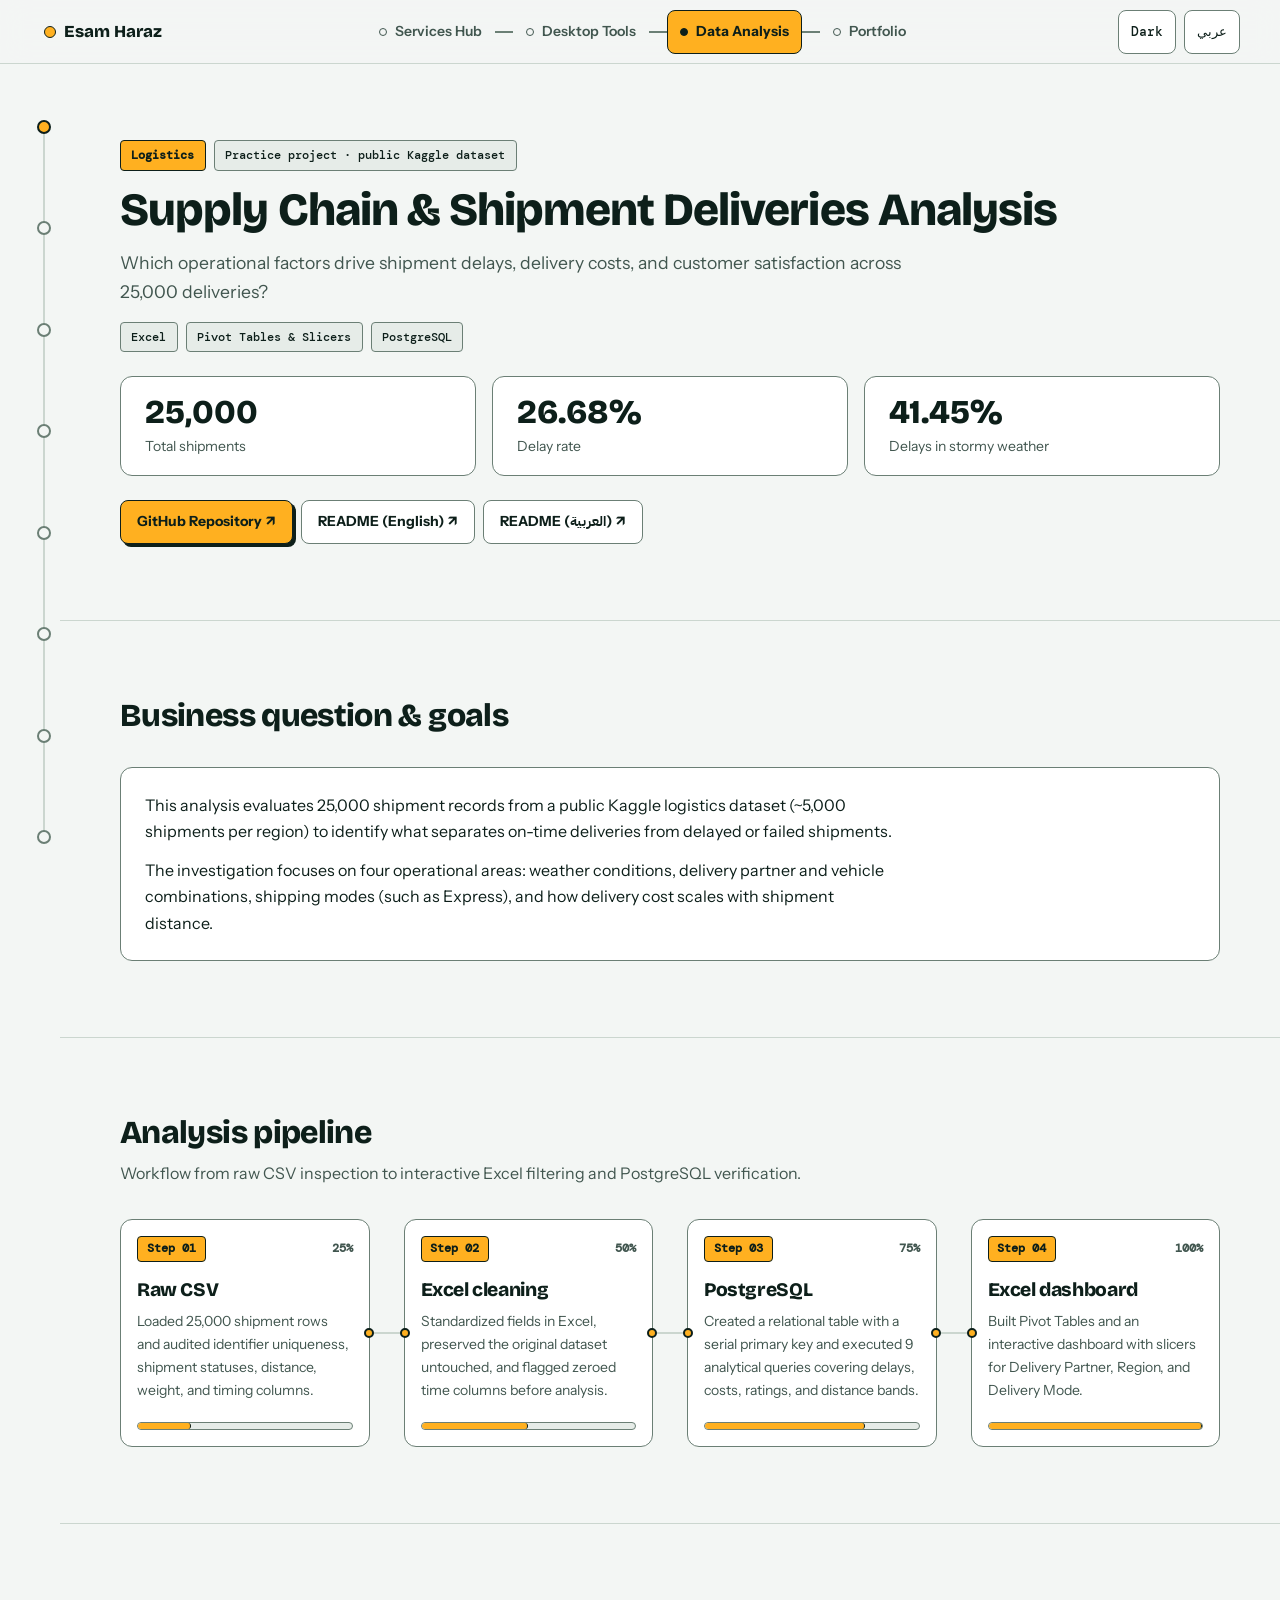
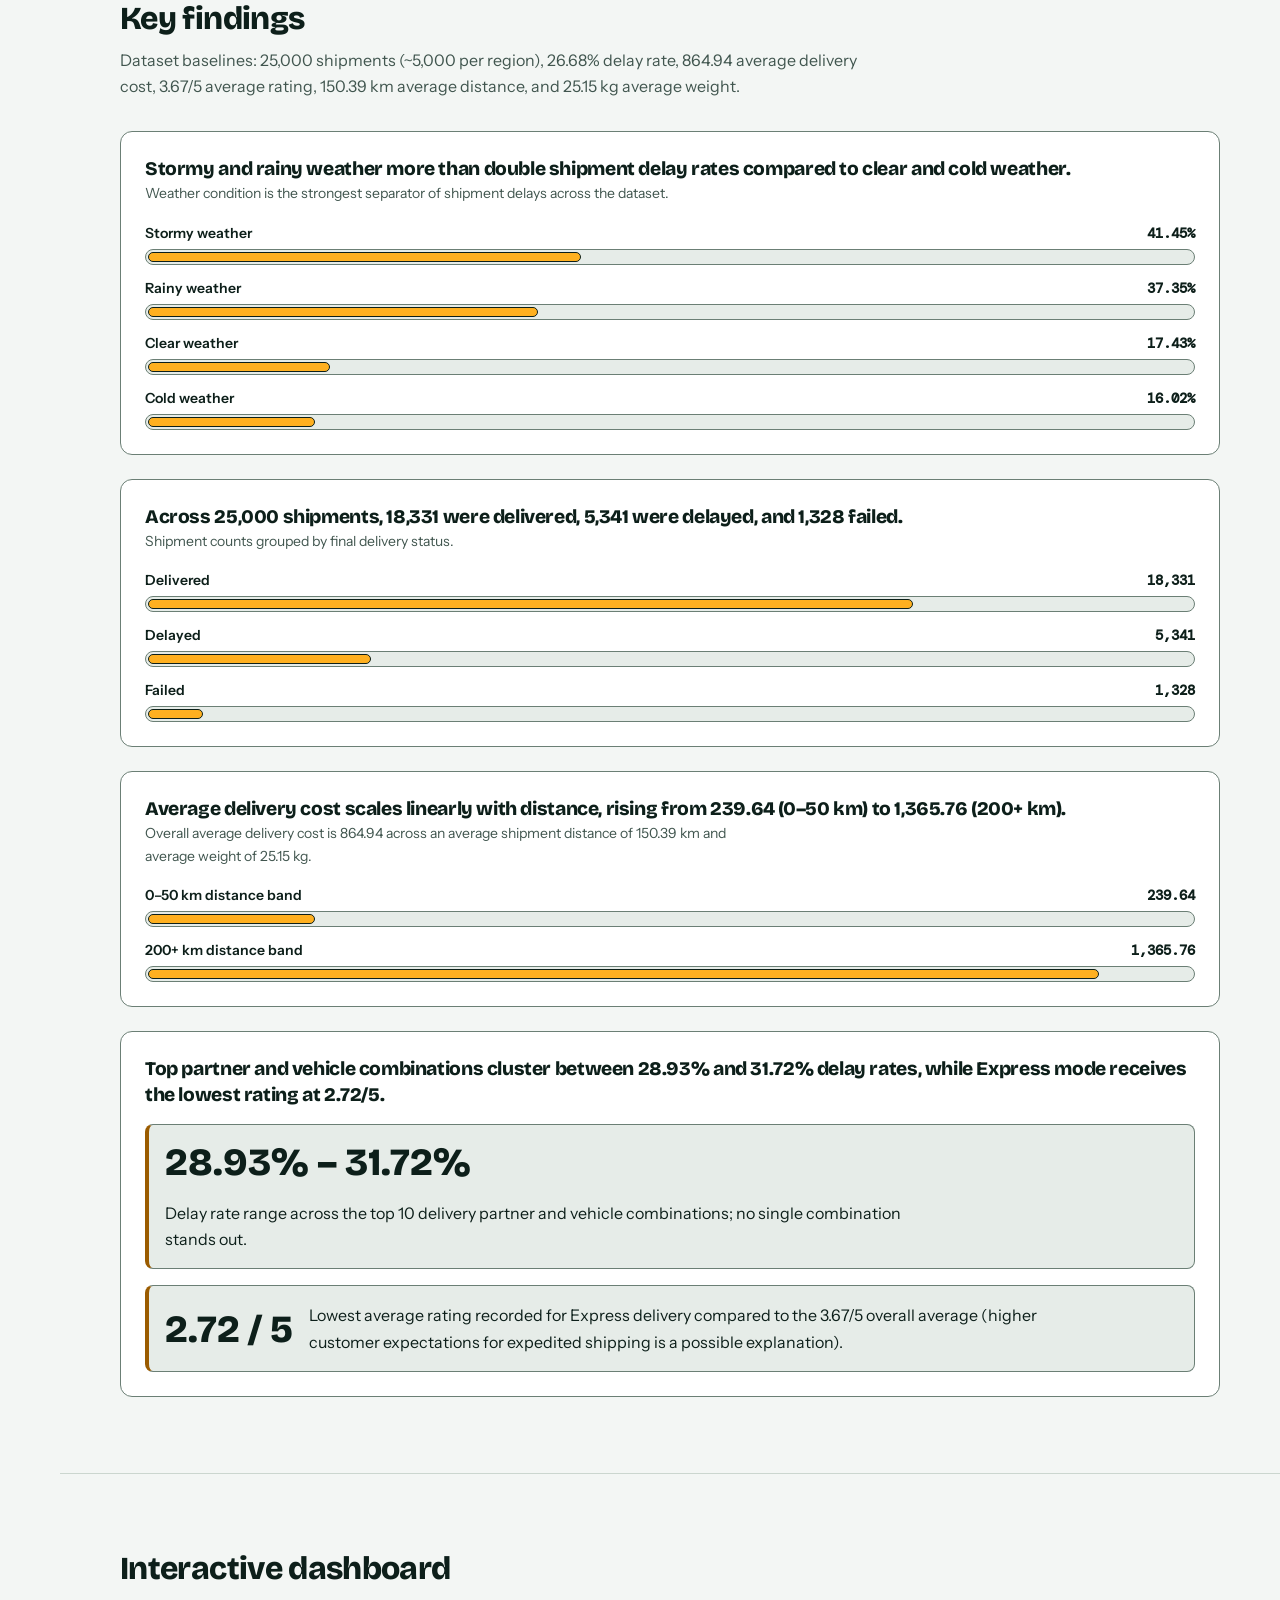
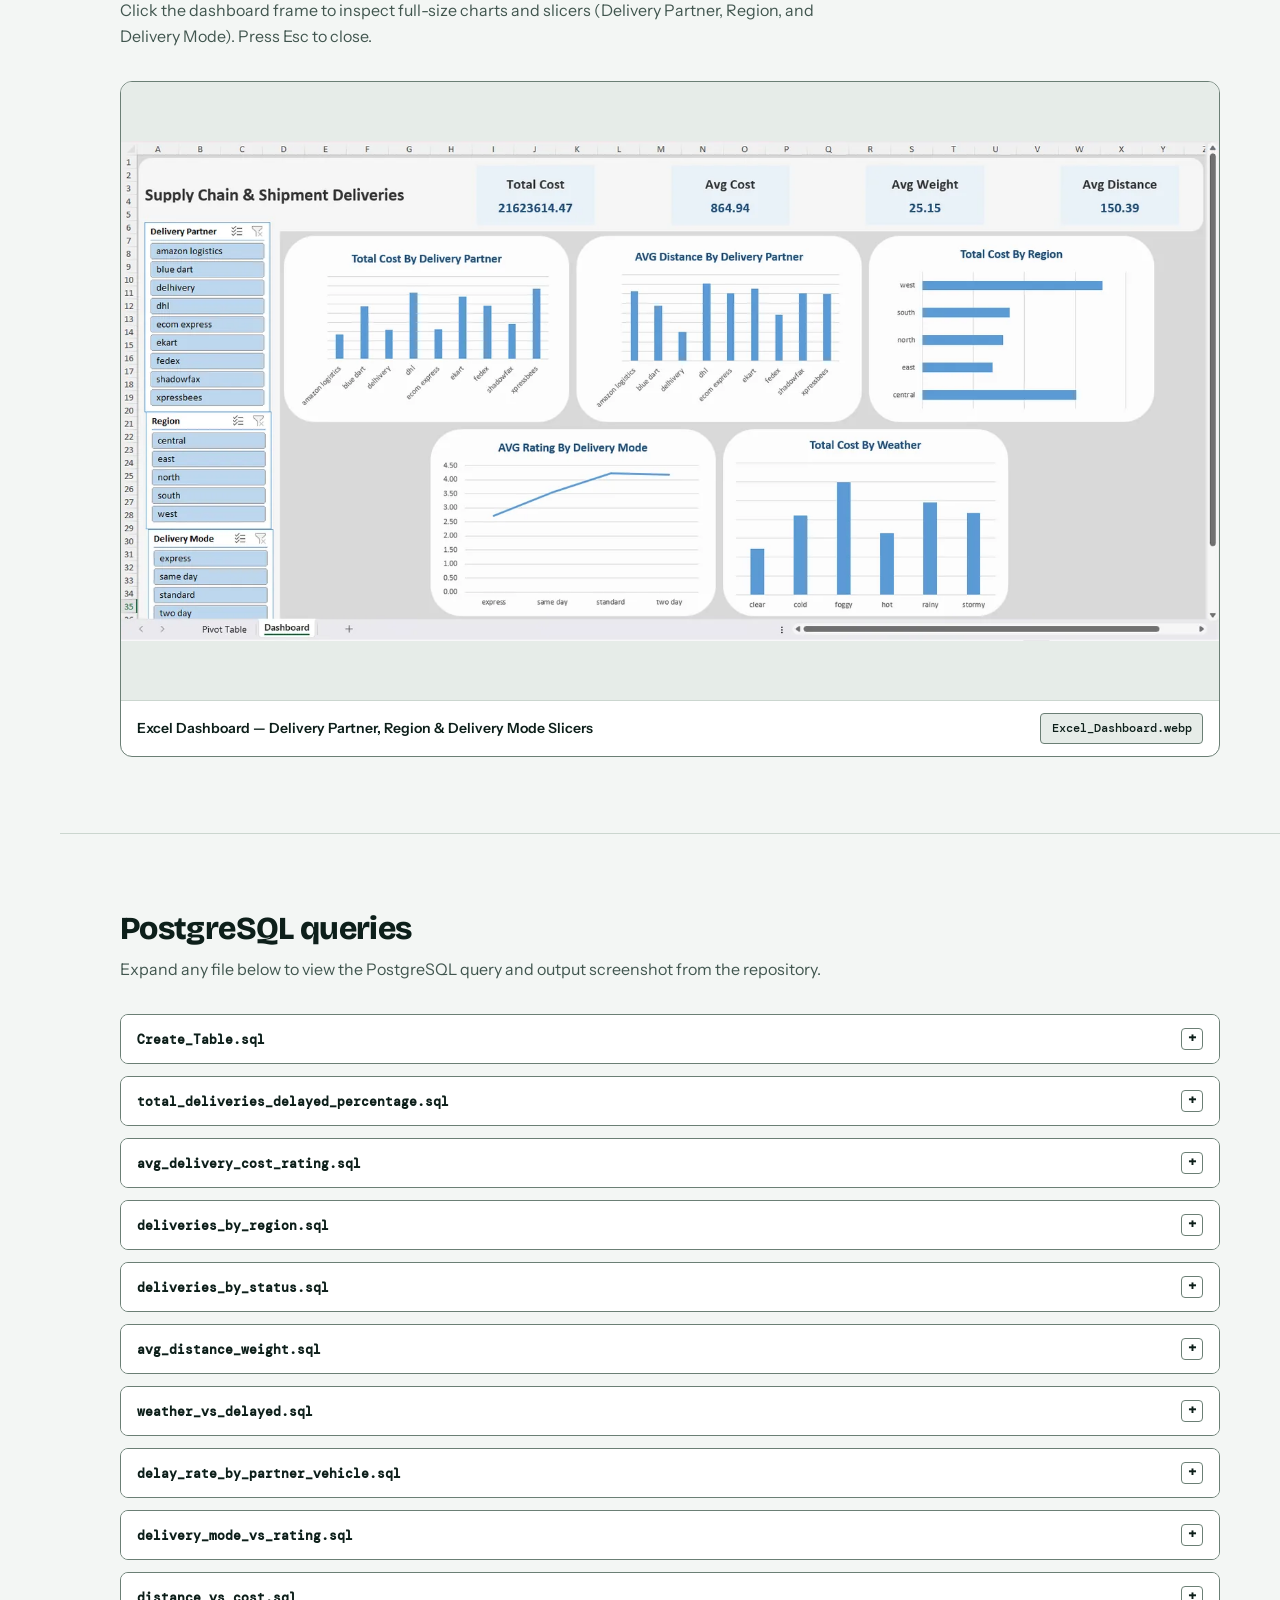
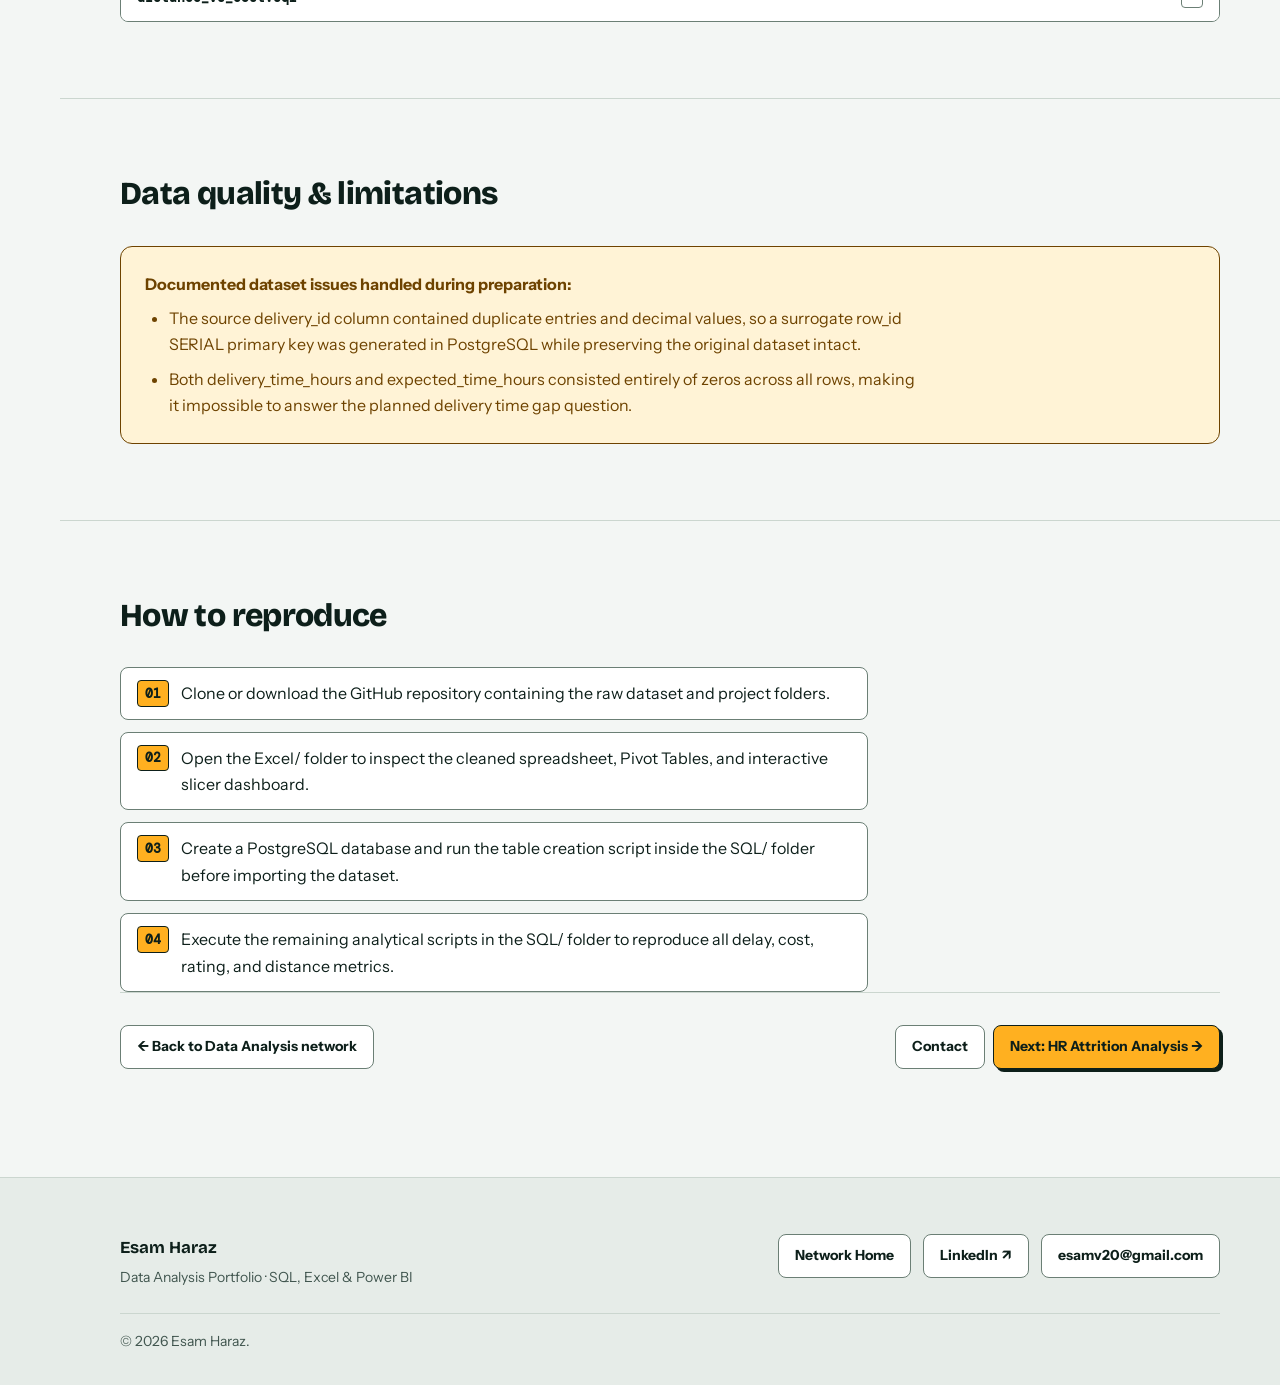
<file: assets/projects/supply-chain/index.html>
<!DOCTYPE html>
<html lang="en" dir="ltr" data-site="data">
<head>
  <meta charset="UTF-8">
  <meta name="viewport" content="width=device-width, initial-scale=1.0">

  <!-- Single Site Config Block -->
  <script>
    window.SITE_CONFIG = {
      baseUrl: "https://esam-haraz.github.io/Data-Analysis/",
      currentSiteId: "data",
      sitesGraph: [
        { id: "hub",           labelEn: "Services Hub",  labelAr: "المركز الرئيسي",   url: "https://esam-haraz.github.io/hub/" },
        { id: "desktop-tools", labelEn: "Desktop Tools", labelAr: "أدوات سطح المكتب", url: "https://esam-haraz.github.io/Desktop-Tools/" },
        { id: "data",          labelEn: "Data Analysis", labelAr: "تحليل البيانات",   url: "../../../" },
        { id: "portfolio",     labelEn: "Portfolio",     labelAr: "معرض الأعمال",     url: "https://esam-haraz.github.io/portfolio/" }
      ],
      hubContactUrl: "https://esam-haraz.github.io/hub/#contact",
      email: "esamv20@gmail.com",
      linkedinUrl: "https://www.linkedin.com/in/esam-haraz-459925402"
    };
  </script>

  <!-- Primary SEO & Canonical Metadata -->
  <title>Supply Chain &amp; Shipment Deliveries Analysis — Esam Haraz</title>
  <meta name="description" content="Analysis of 25,000 shipment deliveries across weather conditions, delivery partners, shipping modes, and distance-to-cost scaling using Excel and PostgreSQL.">
  <meta name="author" content="Esam Haraz">
  <link rel="canonical" id="meta-canonical" href="https://esam-haraz.github.io/Data-Analysis/assets/projects/supply-chain/">

  <!-- Open Graph & Social Sharing Metadata -->
  <meta property="og:type" content="article">
  <meta property="og:locale" content="en_US">
  <meta property="og:locale:alternate" content="ar_EG">
  <meta property="og:title" content="Supply Chain &amp; Shipment Deliveries Analysis — Esam Haraz">
  <meta property="og:description" content="Logistics case study analyzing 25,000 shipments with Excel dashboards and PostgreSQL queries.">
  <meta property="og:url" id="meta-og-url" content="https://esam-haraz.github.io/Data-Analysis/assets/projects/supply-chain/">
  <meta property="og:image" id="meta-og-image" content="https://esam-haraz.github.io/Data-Analysis/assets/projects/supply-chain/Excel_Dashboard.webp">
  <meta name="twitter:card" content="summary_large_image">
  <meta name="twitter:title" content="Supply Chain &amp; Shipment Deliveries Analysis — Esam Haraz">
  <meta name="twitter:description" content="Logistics case study analyzing 25,000 shipments with Excel dashboards and PostgreSQL queries.">
  <meta name="twitter:image" id="meta-twitter-image" content="https://esam-haraz.github.io/Data-Analysis/assets/projects/supply-chain/Excel_Dashboard.webp">

  <script>
    (function () {
      var base = (window.SITE_CONFIG && window.SITE_CONFIG.baseUrl) || "https://esam-haraz.github.io/Data-Analysis/";
      if (!base.endsWith("/")) base += "/";
      var pageUrl = base + "assets/projects/supply-chain/";
      var imgUrl = base + "assets/projects/supply-chain/Excel_Dashboard.webp";
      var canonical = document.getElementById("meta-canonical");
      var ogUrl = document.getElementById("meta-og-url");
      var ogImg = document.getElementById("meta-og-image");
      var twImg = document.getElementById("meta-twitter-image");
      if (canonical) canonical.setAttribute("href", pageUrl);
      if (ogUrl) ogUrl.setAttribute("content", pageUrl);
      if (ogImg) ogImg.setAttribute("content", imgUrl);
      if (twImg) twImg.setAttribute("content", imgUrl);
    })();
  </script>

  <!-- Inline Vector Favicon (Pipeline Amber #FFB020) -->
  <link rel="icon" type="image/svg+xml" href="data:image/svg+xml,%3Csvg xmlns='http://www.w3.org/2000/svg' viewBox='0 0 64 64'%3E%3Crect x='4' y='4' width='56' height='56' rx='12' fill='%230D1F1A' stroke='%23FFB020' stroke-width='3'/%3E%3Crect x='16' y='34' width='8' height='16' rx='4' fill='%23FFB020'/%3E%3Crect x='28' y='24' width='8' height='26' rx='4' fill='%23FFB020'/%3E%3Crect x='40' y='15' width='8' height='35' rx='4' fill='%23FFB020'/%3E%3C/svg%3E">

  <!-- Google Fonts -->
  <link rel="preconnect" href="https://fonts.googleapis.com">
  <link rel="preconnect" href="https://fonts.gstatic.com" crossorigin>
  <link href="https://fonts.googleapis.com/css2?family=Bricolage+Grotesque:wght@700;800&family=DM+Mono:wght@400;500&family=IBM+Plex+Sans+Arabic:wght@400;500;600;700&family=Instrument+Sans:wght@400;500;600;700&display=swap" rel="stylesheet">

  <!-- Shared Design System v1.1 -->
  <link rel="stylesheet" href="../ds.css">
  <script src="../ds.js" defer></script>
</head>
<body class="has-rail">
  <a href="#main-content" class="ds-skip-link" data-i18n="skipToMain">Skip to main content</a>

  <!-- Circular Language Transition Curtain -->
  <div class="ds-curtain" id="ds-curtain" aria-hidden="true">
    <div class="ds-curtain-layer ds-curtain-outer" id="ds-curtain-outer"></div>
    <div class="ds-curtain-layer ds-curtain-inner" id="ds-curtain-inner">
      <span class="ds-curtain-sub" id="ds-curtain-sub">SWITCHING LANGUAGE</span>
      <span class="ds-curtain-label" id="ds-curtain-label">DATA ANALYSIS</span>
    </div>
  </div>

  <!-- Site Header -->
  <header class="ds-header">
    <a href="../../../" class="ds-brand">
      <span class="ds-brand-mark" aria-hidden="true"></span>
      <span data-i18n="brandName">Esam Haraz</span>
    </a>

    <nav class="ds-mini-graph" id="ds-mini-graph" aria-label="Sites network navigation">
      <a href="https://esam-haraz.github.io/hub/" class="ds-mini-node">
        <span class="ds-mini-dot" aria-hidden="true"></span>
        <span>Services Hub</span>
      </a>
      <span class="ds-mini-edge" aria-hidden="true"></span>
      <a href="https://esam-haraz.github.io/Desktop-Tools/" class="ds-mini-node">
        <span class="ds-mini-dot" aria-hidden="true"></span>
        <span>Desktop Tools</span>
      </a>
      <span class="ds-mini-edge" aria-hidden="true"></span>
      <a href="../../../" class="ds-mini-node is-current" aria-current="page">
        <span class="ds-mini-dot" aria-hidden="true"></span>
        <span>Data Analysis</span>
      </a>
      <span class="ds-mini-edge" aria-hidden="true"></span>
      <a href="https://esam-haraz.github.io/portfolio/" class="ds-mini-node">
        <span class="ds-mini-dot" aria-hidden="true"></span>
        <span>Portfolio</span>
      </a>
    </nav>

    <div class="ds-nav-dropdown" id="ds-nav-dropdown">
      <button type="button"
              class="ds-nav-dropdown-btn"
              id="ds-nav-dropdown-btn"
              aria-expanded="false"
              aria-controls="ds-nav-dropdown-menu">
        Data ▾
      </button>
      <div class="ds-nav-dropdown-menu" id="ds-nav-dropdown-menu" role="menu">
        <a href="https://esam-haraz.github.io/hub/" role="menuitem">Services Hub ↗</a>
        <a href="https://esam-haraz.github.io/Desktop-Tools/" role="menuitem">Desktop Tools ↗</a>
        <a href="../../../" class="is-current" aria-current="page" role="menuitem">Data Analysis ●</a>
        <a href="https://esam-haraz.github.io/portfolio/" role="menuitem">Portfolio ↗</a>
      </div>
    </div>

    <div class="ds-header-controls">
      <button type="button" class="ds-icon-btn" id="ds-theme-toggle" aria-pressed="false" aria-label="Switch to dark mode">
        <span data-theme-label>Dark</span>
      </button>
      <button type="button" class="ds-icon-btn" id="ds-lang-toggle" aria-label="التبديل إلى اللغة العربية">
        عربي
      </button>
    </div>
  </header>

  <!-- Mobile Top Scroll Progress Bar -->
  <div class="ds-top-progress" aria-hidden="true">
    <div class="ds-top-progress-fill"></div>
  </div>

  <!-- Desktop Vertical Pipeline Rail (No Decorative Numbers) -->
  <nav class="ds-rail" aria-label="Case study sections">
    <div class="ds-rail-track" aria-hidden="true">
      <div class="ds-rail-fill"></div>
    </div>
    <a href="#sec-hero" class="ds-rail-node is-active" data-target="sec-hero" aria-label="Overview"></a>
    <a href="#sec-question" class="ds-rail-node" data-target="sec-question" aria-label="Business question"></a>
    <a href="#sec-pipeline" class="ds-rail-node" data-target="sec-pipeline" aria-label="Analysis pipeline"></a>
    <a href="#sec-findings" class="ds-rail-node" data-target="sec-findings" aria-label="Findings"></a>
    <a href="#sec-dashboards" class="ds-rail-node" data-target="sec-dashboards" aria-label="Dashboard"></a>
    <a href="#sec-sql" class="ds-rail-node" data-target="sec-sql" aria-label="SQL queries"></a>
    <a href="#sec-quality" class="ds-rail-node" data-target="sec-quality" aria-label="Data quality"></a>
    <a href="#sec-reproduce" class="ds-rail-node" data-target="sec-reproduce" aria-label="How to reproduce"></a>
  </nav>

  <main id="main-content">
    <!-- ======================================================================
         1. HERO & SINGLE-METRIC KPI CARDS
         ====================================================================== -->
    <section class="ds-section" id="sec-hero" aria-labelledby="project-title">
      <div class="ds-container">
        <div class="ds-chips-row" style="margin-block-end: var(--space-3);">
          <span class="ds-chip ds-chip-accent" data-i18n="domainChip">Logistics</span>
          <span class="ds-chip" data-i18n="practiceChip">Practice project · public Kaggle dataset</span>
        </div>

        <h1 id="project-title" style="font-size: var(--text-hero); line-height: 1.15; margin-block-end: var(--space-3);" data-i18n="projectTitle">
          Supply Chain &amp; Shipment Deliveries Analysis
        </h1>

        <p style="font-size: 1.1rem; color: var(--ink-muted); margin-block-end: var(--space-4);" data-i18n="heroQuestion">
          Which operational factors drive shipment delays, delivery costs, and customer satisfaction across 25,000 deliveries?
        </p>

        <!-- Tool Chips -->
        <div class="ds-chips-row" style="margin-block-end: var(--space-5);">
          <span class="ds-chip">Excel</span>
          <span class="ds-chip" data-i18n="toolExcelDetail">Pivot Tables &amp; Slicers</span>
          <span class="ds-chip">PostgreSQL</span>
        </div>

        <!-- 3 KPI Cards (1 Metric per Card) -->
        <div class="ds-kpi-grid">
          <div class="ds-kpi-card">
            <span class="ds-kpi-val">25,000</span>
            <span class="ds-kpi-label" data-i18n="kpi1Label">Total shipments</span>
          </div>
          <div class="ds-kpi-card">
            <span class="ds-kpi-val">26.68%</span>
            <span class="ds-kpi-label" data-i18n="kpi2Label">Delay rate</span>
          </div>
          <div class="ds-kpi-card">
            <span class="ds-kpi-val">41.45%</span>
            <span class="ds-kpi-label" data-i18n="kpi3Label">Delays in stormy weather</span>
          </div>
        </div>

        <!-- Action Buttons -->
        <div class="ds-chips-row">
          <a href="https://github.com/Esam-Haraz/Supply-Chain---Shipment-Deliveries" target="_blank" rel="noopener noreferrer" class="ds-btn ds-btn-primary" data-i18n="btnRepo">
            GitHub Repository ↗
          </a>
          <a href="https://github.com/Esam-Haraz/Supply-Chain---Shipment-Deliveries/blob/main/README.md" target="_blank" rel="noopener noreferrer" class="ds-btn ds-btn-secondary" data-i18n="btnReadmeEn">
            README (English) ↗
          </a>
          <a href="https://github.com/Esam-Haraz/Supply-Chain---Shipment-Deliveries/blob/main/README.ar.md" target="_blank" rel="noopener noreferrer" class="ds-btn ds-btn-secondary" data-i18n="btnReadmeAr">
            README (العربية) ↗
          </a>
        </div>
      </div>
    </section>

    <!-- ======================================================================
         2. BUSINESS QUESTION
         ====================================================================== -->
    <section class="ds-section" id="sec-question" aria-labelledby="q-title">
      <div class="ds-container">
        <div class="ds-section-header">
          <h2 class="ds-section-title" id="q-title" data-i18n="qTitle">Business question &amp; goals</h2>
        </div>

        <div class="ds-node">
          <div class="ds-node-body" style="display: flex; flex-direction: column; gap: var(--space-3);">
            <p data-i18n="qPara1">
              This analysis evaluates 25,000 shipment records from a public Kaggle logistics dataset (~5,000 shipments per region) to identify what separates on-time deliveries from delayed or failed shipments.
            </p>
            <p data-i18n="qPara2">
              The investigation focuses on four operational areas: weather conditions, delivery partner and vehicle combinations, shipping modes (such as Express), and how delivery cost scales with shipment distance.
            </p>
          </div>
        </div>
      </div>
    </section>

    <!-- ======================================================================
         3. ANALYSIS PIPELINE (4 CONNECTED NODES WITH PORTS & PROGRESS METERS)
         ====================================================================== -->
    <section class="ds-section" id="sec-pipeline" aria-labelledby="pipe-title">
      <div class="ds-container">
        <div class="ds-section-header">
          <h2 class="ds-section-title" id="pipe-title" data-i18n="pipeTitle">Analysis pipeline</h2>
          <p class="ds-section-desc" data-i18n="pipeDesc">
            Workflow from raw CSV inspection to interactive Excel filtering and PostgreSQL verification.
          </p>
        </div>

        <div class="ds-pipeline-row">
          <!-- Step 01 -->
          <div class="ds-pipeline-step">
            <span class="ds-port ds-port--out is-connected" aria-hidden="true"></span>
            <div class="ds-step-top">
              <span class="ds-step-badge">Step 01</span>
              <span class="ds-step-pct">25%</span>
            </div>
            <div>
              <h3 style="font-size: var(--text-h3); margin-block-end: var(--space-1);" data-i18n="pStep1Title">Raw CSV</h3>
              <p style="font-size: var(--text-sm); color: var(--ink-muted);" data-i18n="pStep1Body">
                Loaded 25,000 shipment rows and audited identifier uniqueness, shipment statuses, distance, weight, and timing columns.
              </p>
            </div>
            <div class="ds-step-meter">
              <div class="ds-progress" aria-hidden="true">
                <div class="ds-progress-fill" style="--progress: 0.25;"></div>
              </div>
            </div>
          </div>

          <!-- Connector 01 -> 02 -->
          <div class="ds-pipeline-link" aria-hidden="true">
            <svg class="ds-connector" data-scroll-fill data-connector-index="0" viewBox="0 0 34 24">
              <line class="ds-connector-base" x1="0" y1="12" x2="34" y2="12"></line>
              <line class="ds-connector-fill" x1="0" y1="12" x2="34" y2="12"></line>
            </svg>
          </div>

          <!-- Step 02 -->
          <div class="ds-pipeline-step">
            <span class="ds-port ds-port--in is-connected" aria-hidden="true"></span>
            <span class="ds-port ds-port--out is-connected" aria-hidden="true"></span>
            <div class="ds-step-top">
              <span class="ds-step-badge">Step 02</span>
              <span class="ds-step-pct">50%</span>
            </div>
            <div>
              <h3 style="font-size: var(--text-h3); margin-block-end: var(--space-1);" data-i18n="pStep2Title">Excel cleaning</h3>
              <p style="font-size: var(--text-sm); color: var(--ink-muted);" data-i18n="pStep2Body">
                Standardized fields in Excel, preserved the original dataset untouched, and flagged zeroed time columns before analysis.
              </p>
            </div>
            <div class="ds-step-meter">
              <div class="ds-progress" aria-hidden="true">
                <div class="ds-progress-fill" style="--progress: 0.50;"></div>
              </div>
            </div>
          </div>

          <!-- Connector 02 -> 03 -->
          <div class="ds-pipeline-link" aria-hidden="true">
            <svg class="ds-connector" data-scroll-fill data-connector-index="1" viewBox="0 0 34 24">
              <line class="ds-connector-base" x1="0" y1="12" x2="34" y2="12"></line>
              <line class="ds-connector-fill" x1="0" y1="12" x2="34" y2="12"></line>
            </svg>
          </div>

          <!-- Step 03 -->
          <div class="ds-pipeline-step">
            <span class="ds-port ds-port--in is-connected" aria-hidden="true"></span>
            <span class="ds-port ds-port--out is-connected" aria-hidden="true"></span>
            <div class="ds-step-top">
              <span class="ds-step-badge">Step 03</span>
              <span class="ds-step-pct">75%</span>
            </div>
            <div>
              <h3 style="font-size: var(--text-h3); margin-block-end: var(--space-1);" data-i18n="pStep3Title">PostgreSQL</h3>
              <p style="font-size: var(--text-sm); color: var(--ink-muted);" data-i18n="pStep3Body">
                Created a relational table with a serial primary key and executed 9 analytical queries covering delays, costs, ratings, and distance bands.
              </p>
            </div>
            <div class="ds-step-meter">
              <div class="ds-progress" aria-hidden="true">
                <div class="ds-progress-fill" style="--progress: 0.75;"></div>
              </div>
            </div>
          </div>

          <!-- Connector 03 -> 04 -->
          <div class="ds-pipeline-link" aria-hidden="true">
            <svg class="ds-connector" data-scroll-fill data-connector-index="2" viewBox="0 0 34 24">
              <line class="ds-connector-base" x1="0" y1="12" x2="34" y2="12"></line>
              <line class="ds-connector-fill" x1="0" y1="12" x2="34" y2="12"></line>
            </svg>
          </div>

          <!-- Step 04 -->
          <div class="ds-pipeline-step">
            <span class="ds-port ds-port--in is-connected" aria-hidden="true"></span>
            <div class="ds-step-top">
              <span class="ds-step-badge">Step 04</span>
              <span class="ds-step-pct">100%</span>
            </div>
            <div>
              <h3 style="font-size: var(--text-h3); margin-block-end: var(--space-1);" data-i18n="pStep4Title">Excel dashboard</h3>
              <p style="font-size: var(--text-sm); color: var(--ink-muted);" data-i18n="pStep4Body">
                Built Pivot Tables and an interactive dashboard with slicers for Delivery Partner, Region, and Delivery Mode.
              </p>
            </div>
            <div class="ds-step-meter">
              <div class="ds-progress" aria-hidden="true">
                <div class="ds-progress-fill" style="--progress: 1;"></div>
              </div>
            </div>
          </div>
        </div>
      </div>
    </section>

    <!-- ======================================================================
         4. FINDINGS (ZERO-BASELINE HORIZONTAL BARS & CALLOUTS)
         ====================================================================== -->
    <section class="ds-section" id="sec-findings" aria-labelledby="find-title">
      <div class="ds-container">
        <div class="ds-section-header">
          <h2 class="ds-section-title" id="find-title" data-i18n="findTitle">Key findings</h2>
          <p class="ds-section-desc" data-i18n="findDesc">
            Dataset baselines: 25,000 shipments (~5,000 per region), 26.68% delay rate, 864.94 average delivery cost, 3.67/5 average rating, 150.39 km average distance, and 25.15 kg average weight.
          </p>
        </div>

        <div class="ds-findings-list">

          <!-- Finding 1: Weather vs Delay Rate -->
          <article class="ds-finding-card">
            <div>
              <h3 class="ds-finding-title" data-i18n="f1Title">
                Stormy and rainy weather more than double shipment delay rates compared to clear and cold weather.
              </h3>
              <p class="ds-finding-note" data-i18n="f1Note">
                Weather condition is the strongest separator of shipment delays across the dataset.
              </p>
            </div>

            <div class="ds-bar-chart" role="img" aria-label="Delay rate by weather condition: Stormy 41.45%, Rainy 37.35%, Clear 17.43%, Cold 16.02%">
              <div class="ds-bar-row">
                <div class="ds-bar-meta">
                  <span class="ds-bar-label" data-i18n="wStormy">Stormy weather</span>
                  <span class="ds-bar-val">41.45%</span>
                </div>
                <div class="ds-bar-track">
                  <div class="ds-bar-fill" style="--bar-pct: 41.45;"></div>
                </div>
              </div>

              <div class="ds-bar-row">
                <div class="ds-bar-meta">
                  <span class="ds-bar-label" data-i18n="wRainy">Rainy weather</span>
                  <span class="ds-bar-val">37.35%</span>
                </div>
                <div class="ds-bar-track">
                  <div class="ds-bar-fill" style="--bar-pct: 37.35;"></div>
                </div>
              </div>

              <div class="ds-bar-row">
                <div class="ds-bar-meta">
                  <span class="ds-bar-label" data-i18n="wClear">Clear weather</span>
                  <span class="ds-bar-val">17.43%</span>
                </div>
                <div class="ds-bar-track">
                  <div class="ds-bar-fill" style="--bar-pct: 17.43;"></div>
                </div>
              </div>

              <div class="ds-bar-row">
                <div class="ds-bar-meta">
                  <span class="ds-bar-label" data-i18n="wCold">Cold weather</span>
                  <span class="ds-bar-val">16.02%</span>
                </div>
                <div class="ds-bar-track">
                  <div class="ds-bar-fill" style="--bar-pct: 16.02;"></div>
                </div>
              </div>
            </div>

            <div class="ds-sr-only">
              <table>
                <caption data-i18n="srTbl1Cap">Delay rate by weather condition</caption>
                <thead>
                  <tr>
                    <th scope="col" data-i18n="srTbl1Col1">Weather condition</th>
                    <th scope="col" data-i18n="srTbl1Col2">Delay rate</th>
                  </tr>
                </thead>
                <tbody>
                  <tr><td data-i18n="srWeatherStormy">Stormy</td><td>41.45%</td></tr>
                  <tr><td data-i18n="srWeatherRainy">Rainy</td><td>37.35%</td></tr>
                  <tr><td data-i18n="srWeatherClear">Clear</td><td>17.43%</td></tr>
                  <tr><td data-i18n="srWeatherCold">Cold</td><td>16.02%</td></tr>
                </tbody>
              </table>
            </div>
          </article>

          <!-- Finding 2: Shipment Status Counts -->
          <article class="ds-finding-card">
            <div>
              <h3 class="ds-finding-title" data-i18n="f2Title">
                Across 25,000 shipments, 18,331 were delivered, 5,341 were delayed, and 1,328 failed.
              </h3>
              <p class="ds-finding-note" data-i18n="f2Note">
                Shipment counts grouped by final delivery status.
              </p>
            </div>

            <div class="ds-bar-chart" role="img" aria-label="Shipment counts by status: Delivered 18,331, Delayed 5,341, Failed 1,328">
              <div class="ds-bar-row">
                <div class="ds-bar-meta">
                  <span class="ds-bar-label" data-i18n="stDelivered">Delivered</span>
                  <span class="ds-bar-val">18,331</span>
                </div>
                <div class="ds-bar-track">
                  <div class="ds-bar-fill" style="--bar-pct: 73.32;"></div>
                </div>
              </div>

              <div class="ds-bar-row">
                <div class="ds-bar-meta">
                  <span class="ds-bar-label" data-i18n="stDelayed">Delayed</span>
                  <span class="ds-bar-val">5,341</span>
                </div>
                <div class="ds-bar-track">
                  <div class="ds-bar-fill" style="--bar-pct: 21.36;"></div>
                </div>
              </div>

              <div class="ds-bar-row">
                <div class="ds-bar-meta">
                  <span class="ds-bar-label" data-i18n="stFailed">Failed</span>
                  <span class="ds-bar-val">1,328</span>
                </div>
                <div class="ds-bar-track">
                  <div class="ds-bar-fill" style="--bar-pct: 5.31;"></div>
                </div>
              </div>
            </div>

            <div class="ds-sr-only">
              <table>
                <caption data-i18n="srTbl2Cap">Shipment count by status</caption>
                <thead>
                  <tr>
                    <th scope="col" data-i18n="srTbl2Col1">Status</th>
                    <th scope="col" data-i18n="srTbl2Col2">Shipments</th>
                  </tr>
                </thead>
                <tbody>
                  <tr><td data-i18n="srStatusDelivered">Delivered</td><td>18,331</td></tr>
                  <tr><td data-i18n="srStatusDelayed">Delayed</td><td>5,341</td></tr>
                  <tr><td data-i18n="srStatusFailed">Failed</td><td>1,328</td></tr>
                </tbody>
              </table>
            </div>
          </article>

          <!-- Finding 3: Distance vs Delivery Cost -->
          <article class="ds-finding-card">
            <div>
              <h3 class="ds-finding-title" data-i18n="f3Title">
                Average delivery cost scales linearly with distance, rising from 239.64 (0–50 km) to 1,365.76 (200+ km).
              </h3>
              <p class="ds-finding-note" data-i18n="f3Note">
                Overall average delivery cost is 864.94 across an average shipment distance of 150.39 km and average weight of 25.15 kg.
              </p>
            </div>

            <div class="ds-bar-chart" role="img" aria-label="Average delivery cost by distance band: 0 to 50 km is 239.64, 200+ km is 1,365.76">
              <div class="ds-bar-row">
                <div class="ds-bar-meta">
                  <span class="ds-bar-label" data-i18n="distShort">0–50 km distance band</span>
                  <span class="ds-bar-val">239.64</span>
                </div>
                <div class="ds-bar-track">
                  <div class="ds-bar-fill" style="--bar-pct: 15.98;"></div>
                </div>
              </div>

              <div class="ds-bar-row">
                <div class="ds-bar-meta">
                  <span class="ds-bar-label" data-i18n="distLong">200+ km distance band</span>
                  <span class="ds-bar-val">1,365.76</span>
                </div>
                <div class="ds-bar-track">
                  <div class="ds-bar-fill" style="--bar-pct: 91.05;"></div>
                </div>
              </div>
            </div>

            <div class="ds-sr-only">
              <table>
                <caption data-i18n="srTbl3Cap">Average delivery cost by distance band</caption>
                <thead>
                  <tr>
                    <th scope="col" data-i18n="srTbl3Col1">Distance band</th>
                    <th scope="col" data-i18n="srTbl3Col2">Average delivery cost</th>
                  </tr>
                </thead>
                <tbody>
                  <tr><td data-i18n="srBandShort">0–50 km</td><td>239.64</td></tr>
                  <tr><td data-i18n="srBandLong">200+ km</td><td>1,365.76</td></tr>
                </tbody>
              </table>
            </div>
          </article>

          <!-- Finding 4: Partner/Vehicle Parity & Express Rating -->
          <article class="ds-finding-card">
            <div>
              <h3 class="ds-finding-title" data-i18n="f4Title">
                Top partner and vehicle combinations cluster between 28.93% and 31.72% delay rates, while Express mode receives the lowest rating at 2.72/5.
              </h3>
            </div>

            <div class="ds-callout">
              <span class="ds-callout-num">28.93% – 31.72%</span>
              <p class="ds-callout-text" data-i18n="f4Callout1">
                Delay rate range across the top 10 delivery partner and vehicle combinations; no single combination stands out.
              </p>
            </div>

            <div class="ds-callout">
              <span class="ds-callout-num">2.72 / 5</span>
              <p class="ds-callout-text" data-i18n="f4Callout2">
                Lowest average rating recorded for Express delivery compared to the 3.67/5 overall average (higher customer expectations for expedited shipping is a possible explanation).
              </p>
            </div>
          </article>

        </div>
      </div>
    </section>

    <!-- ======================================================================
         5. DASHBOARD SCREENSHOT WITH KEYBOARD LIGHTBOX
         ====================================================================== -->
    <section class="ds-section" id="sec-dashboards" aria-labelledby="dash-title">
      <div class="ds-container">
        <div class="ds-section-header">
          <h2 class="ds-section-title" id="dash-title" data-i18n="dashTitle">Interactive dashboard</h2>
          <p class="ds-section-desc" data-i18n="dashDesc">
            Click the dashboard frame to inspect full-size charts and slicers (Delivery Partner, Region, and Delivery Mode). Press Esc to close.
          </p>
        </div>

        <div class="ds-dash-grid">
          <figure class="ds-dash-frame">
            <button type="button" class="ds-dash-trigger" aria-label="Zoom Excel Dashboard">
              <img src="./Excel_Dashboard.webp"
                   data-asset-name="Excel_Dashboard.webp"
                   data-i18n-alt="dashImgAlt"
                   alt="Excel dashboard showing shipment delay rates by weather, delivery partner, region, and delivery mode slicers"
                   width="1280"
                   height="720"
                   loading="lazy">
            </button>
            <figcaption class="ds-dash-caption">
              <span data-i18n="dashCap">Excel Dashboard — Delivery Partner, Region &amp; Delivery Mode Slicers</span>
              <span class="ds-chip">Excel_Dashboard.webp</span>
            </figcaption>
          </figure>
        </div>
      </div>
    </section>

    <!-- ======================================================================
         6. SQL QUERIES (EXACT .sql FILENAMES IN <summary>, SCREENSHOTS ONLY)
         ====================================================================== -->
    <section class="ds-section" id="sec-sql" aria-labelledby="sql-title">
      <div class="ds-container">
        <div class="ds-section-header">
          <h2 class="ds-section-title" id="sql-title" data-i18n="sqlTitle">PostgreSQL queries</h2>
          <p class="ds-section-desc" data-i18n="sqlDesc">
            Expand any file below to view the PostgreSQL query and output screenshot from the repository.
          </p>
        </div>

        <div class="ds-accordion-list">
          <details class="ds-details">
            <summary class="ds-summary">
              <span>Create_Table.sql</span>
              <span class="ds-summary-indicator" aria-hidden="true">+</span>
            </summary>
            <div class="ds-details-body">
              <img src="./Create_Table.webp" data-asset-name="Create_Table.webp" alt="PostgreSQL query screenshot for Create_Table.sql" width="1200" height="675" loading="lazy">
            </div>
          </details>

          <details class="ds-details">
            <summary class="ds-summary">
              <span>total_deliveries_delayed_percentage.sql</span>
              <span class="ds-summary-indicator" aria-hidden="true">+</span>
            </summary>
            <div class="ds-details-body">
              <img src="./total_deliveries_delayed_percentage.webp" data-asset-name="total_deliveries_delayed_percentage.webp" alt="PostgreSQL query screenshot for total_deliveries_delayed_percentage.sql" width="1200" height="675" loading="lazy">
            </div>
          </details>

          <details class="ds-details">
            <summary class="ds-summary">
              <span>avg_delivery_cost_rating.sql</span>
              <span class="ds-summary-indicator" aria-hidden="true">+</span>
            </summary>
            <div class="ds-details-body">
              <img src="./avg_delivery_cost_rating.webp" data-asset-name="avg_delivery_cost_rating.webp" alt="PostgreSQL query screenshot for avg_delivery_cost_rating.sql" width="1200" height="675" loading="lazy">
            </div>
          </details>

          <details class="ds-details">
            <summary class="ds-summary">
              <span>deliveries_by_region.sql</span>
              <span class="ds-summary-indicator" aria-hidden="true">+</span>
            </summary>
            <div class="ds-details-body">
              <img src="./deliveries_by_region.webp" data-asset-name="deliveries_by_region.webp" alt="PostgreSQL query screenshot for deliveries_by_region.sql" width="1200" height="675" loading="lazy">
            </div>
          </details>

          <details class="ds-details">
            <summary class="ds-summary">
              <span>deliveries_by_status.sql</span>
              <span class="ds-summary-indicator" aria-hidden="true">+</span>
            </summary>
            <div class="ds-details-body">
              <img src="./deliveries_by_status.webp" data-asset-name="deliveries_by_status.webp" alt="PostgreSQL query screenshot for deliveries_by_status.sql" width="1200" height="675" loading="lazy">
            </div>
          </details>

          <details class="ds-details">
            <summary class="ds-summary">
              <span>avg_distance_weight.sql</span>
              <span class="ds-summary-indicator" aria-hidden="true">+</span>
            </summary>
            <div class="ds-details-body">
              <img src="./avg_distance_weight.webp" data-asset-name="avg_distance_weight.webp" alt="PostgreSQL query screenshot for avg_distance_weight.sql" width="1200" height="675" loading="lazy">
            </div>
          </details>

          <details class="ds-details">
            <summary class="ds-summary">
              <span>weather_vs_delayed.sql</span>
              <span class="ds-summary-indicator" aria-hidden="true">+</span>
            </summary>
            <div class="ds-details-body">
              <img src="./weather_vs_delayed.webp" data-asset-name="weather_vs_delayed.webp" alt="PostgreSQL query screenshot for weather_vs_delayed.sql" width="1200" height="675" loading="lazy">
            </div>
          </details>

          <details class="ds-details">
            <summary class="ds-summary">
              <span>delay_rate_by_partner_vehicle.sql</span>
              <span class="ds-summary-indicator" aria-hidden="true">+</span>
            </summary>
            <div class="ds-details-body">
              <img src="./delay_rate_by_partner_vehicle.webp" data-asset-name="delay_rate_by_partner_vehicle.webp" alt="PostgreSQL query screenshot for delay_rate_by_partner_vehicle.sql" width="1200" height="675" loading="lazy">
            </div>
          </details>

          <details class="ds-details">
            <summary class="ds-summary">
              <span>delivery_mode_vs_rating.sql</span>
              <span class="ds-summary-indicator" aria-hidden="true">+</span>
            </summary>
            <div class="ds-details-body">
              <img src="./delivery_mode_vs_rating.webp" data-asset-name="delivery_mode_vs_rating.webp" alt="PostgreSQL query screenshot for delivery_mode_vs_rating.sql" width="1200" height="675" loading="lazy">
            </div>
          </details>

          <details class="ds-details">
            <summary class="ds-summary">
              <span>distance_vs_cost.sql</span>
              <span class="ds-summary-indicator" aria-hidden="true">+</span>
            </summary>
            <div class="ds-details-body">
              <img src="./distance_vs_cost.webp" data-asset-name="distance_vs_cost.webp" alt="PostgreSQL query screenshot for distance_vs_cost.sql" width="1200" height="675" loading="lazy">
            </div>
          </details>
        </div>
      </div>
    </section>

    <!-- ======================================================================
         7. DATA QUALITY & LIMITATIONS
         ====================================================================== -->
    <section class="ds-section" id="sec-quality" aria-labelledby="qual-title">
      <div class="ds-container">
        <div class="ds-section-header">
          <h2 class="ds-section-title" id="qual-title" data-i18n="qualTitle">Data quality &amp; limitations</h2>
        </div>

        <div class="ds-notice-warn">
          <strong data-i18n="qualLead">Documented dataset issues handled during preparation:</strong>
          <ul>
            <li data-i18n="qualItem1">
              The source <code>delivery_id</code> column contained duplicate entries and decimal values, so a surrogate <code>row_id SERIAL</code> primary key was generated in PostgreSQL while preserving the original dataset intact.
            </li>
            <li data-i18n="qualItem2">
              Both <code>delivery_time_hours</code> and <code>expected_time_hours</code> consisted entirely of zeros across all rows, making it impossible to answer the planned delivery time gap question.
            </li>
          </ul>
        </div>
      </div>
    </section>

    <!-- ======================================================================
         8. HOW TO REPRODUCE (FOLDER NAMES & GENERAL STEPS ONLY)
         ====================================================================== -->
    <section class="ds-section" id="sec-reproduce" aria-labelledby="repro-title">
      <div class="ds-container">
        <div class="ds-section-header">
          <h2 class="ds-section-title" id="repro-title" data-i18n="reproTitle">How to reproduce</h2>
        </div>

        <ol class="ds-steps-list">
          <li data-i18n="repro1">Clone or download the GitHub repository containing the raw dataset and project folders.</li>
          <li data-i18n="repro2">Open the <code>Excel/</code> folder to inspect the cleaned spreadsheet, Pivot Tables, and interactive slicer dashboard.</li>
          <li data-i18n="repro3">Create a PostgreSQL database and run the table creation script inside the <code>SQL/</code> folder before importing the dataset.</li>
          <li data-i18n="repro4">Execute the remaining analytical scripts in the <code>SQL/</code> folder to reproduce all delay, cost, rating, and distance metrics.</li>
        </ol>

        <!-- 9. Project Navigation & Contact -->
        <nav class="ds-project-nav" aria-label="Project navigation">
          <a href="../../../" class="ds-btn ds-btn-secondary" data-i18n="navBack">← Back to Data Analysis network</a>
          <div class="ds-chips-row">
            <a href="https://esam-haraz.github.io/hub/#contact" class="ds-btn ds-btn-secondary" data-contact-cta data-i18n="navContact">Contact</a>
            <a href="../hr-attrition/" class="ds-btn ds-btn-primary" data-i18n="navNext">Next: HR Attrition Analysis →</a>
          </div>
        </nav>
      </div>
    </section>
  </main>

  <!-- Accessible Modal Lightbox -->
  <div class="ds-lightbox" id="ds-lightbox" role="dialog" aria-modal="true" aria-hidden="true" aria-labelledby="ds-lightbox-title">
    <div class="ds-lightbox-dialog">
      <div class="ds-lightbox-bar">
        <span class="ds-lightbox-title" id="ds-lightbox-title">Dashboard preview</span>
        <button type="button" class="ds-btn ds-btn-secondary" id="ds-lightbox-close" data-i18n="closeBtn">Close (Esc)</button>
      </div>
      <div class="ds-lightbox-body">
        <img id="ds-lightbox-img" alt="">
      </div>
    </div>
  </div>

  <!-- Site Footer -->
  <footer class="ds-footer">
    <div class="ds-container">
      <div class="ds-footer-grid">
        <div>
          <strong style="font-family: var(--font-display); font-size: 1.05rem;" data-i18n="brandName">Esam Haraz</strong>
          <p style="font-size: var(--text-sm); color: var(--ink-muted); margin-block-start: var(--space-1);" data-i18n="footerTagline">
            Data Analysis Portfolio · SQL, Excel &amp; Power BI
          </p>
        </div>
        <div class="ds-footer-links">
          <a href="../../../" class="ds-btn ds-btn-secondary" data-i18n="navHome">Network Home</a>
          <a href="https://www.linkedin.com/in/esam-haraz-459925402" target="_blank" rel="noopener noreferrer" class="ds-btn ds-btn-secondary">LinkedIn ↗</a>
          <a href="https://esam-haraz.github.io/hub/#contact" class="ds-btn ds-btn-secondary" data-contact-cta>esamv20@gmail.com</a>
        </div>
      </div>

      <div class="ds-footer-bottom">
        <span data-i18n="copyright">© 2026 Esam Haraz.</span>
      </div>
    </div>
  </footer>

  <!-- ==========================================================================
       BILINGUAL DICTIONARY (EN & AR)
       ========================================================================== -->
  <script>
    window.PAGE_I18N = {
      en: {
        skipToMain: "Skip to main content",
        brandName: "Esam Haraz",
        domainChip: "Logistics",
        practiceChip: "Practice project · public Kaggle dataset",
        projectTitle: "Supply Chain & Shipment Deliveries Analysis",
        heroQuestion: "Which operational factors drive shipment delays, delivery costs, and customer satisfaction across 25,000 deliveries?",
        toolExcelDetail: "Pivot Tables & Slicers",
        kpi1Label: "Total shipments",
        kpi2Label: "Delay rate",
        kpi3Label: "Delays in stormy weather",
        btnRepo: "GitHub Repository ↗",
        btnReadmeEn: "README (English) ↗",
        btnReadmeAr: "README (العربية) ↗",
        qTitle: "Business question & goals",
        qPara1: "This analysis evaluates 25,000 shipment records from a public Kaggle logistics dataset (~5,000 shipments per region) to identify what separates on-time deliveries from delayed or failed shipments.",
        qPara2: "The investigation focuses on four operational areas: weather conditions, delivery partner and vehicle combinations, shipping modes (such as Express), and how delivery cost scales with shipment distance.",
        pipeTitle: "Analysis pipeline",
        pipeDesc: "Workflow from raw CSV inspection to interactive Excel filtering and PostgreSQL verification.",
        pStep1Title: "Raw CSV",
        pStep1Body: "Loaded 25,000 shipment rows and audited identifier uniqueness, shipment statuses, distance, weight, and timing columns.",
        pStep2Title: "Excel cleaning",
        pStep2Body: "Standardized fields in Excel, preserved the original dataset untouched, and flagged zeroed time columns before analysis.",
        pStep3Title: "PostgreSQL",
        pStep3Body: "Created a relational table with a serial primary key and executed 9 analytical queries covering delays, costs, ratings, and distance bands.",
        pStep4Title: "Excel dashboard",
        pStep4Body: "Built Pivot Tables and an interactive dashboard with slicers for Delivery Partner, Region, and Delivery Mode.",
        findTitle: "Key findings",
        findDesc: "Dataset baselines: 25,000 shipments (~5,000 per region), 26.68% delay rate, 864.94 average delivery cost, 3.67/5 average rating, 150.39 km average distance, and 25.15 kg average weight.",
        f1Title: "Stormy and rainy weather more than double shipment delay rates compared to clear and cold weather.",
        f1Note: "Weather condition is the strongest separator of shipment delays across the dataset.",
        wStormy: "Stormy weather",
        wRainy: "Rainy weather",
        wClear: "Clear weather",
        wCold: "Cold weather",
        srTbl1Cap: "Delay rate by weather condition",
        srTbl1Col1: "Weather condition",
        srTbl1Col2: "Delay rate",
        srWeatherStormy: "Stormy",
        srWeatherRainy: "Rainy",
        srWeatherClear: "Clear",
        srWeatherCold: "Cold",
        f2Title: "Across 25,000 shipments, 18,331 were delivered, 5,341 were delayed, and 1,328 failed.",
        f2Note: "Shipment counts grouped by final delivery status.",
        stDelivered: "Delivered",
        stDelayed: "Delayed",
        stFailed: "Failed",
        srTbl2Cap: "Shipment count by status",
        srTbl2Col1: "Status",
        srTbl2Col2: "Shipments",
        srStatusDelivered: "Delivered",
        srStatusDelayed: "Delayed",
        srStatusFailed: "Failed",
        f3Title: "Average delivery cost scales linearly with distance, rising from 239.64 (0–50 km) to 1,365.76 (200+ km).",
        f3Note: "Overall average delivery cost is 864.94 across an average shipment distance of 150.39 km and average weight of 25.15 kg.",
        distShort: "0–50 km distance band",
        distLong: "200+ km distance band",
        srTbl3Cap: "Average delivery cost by distance band",
        srTbl3Col1: "Distance band",
        srTbl3Col2: "Average delivery cost",
        srBandShort: "0–50 km",
        srBandLong: "200+ km",
        f4Title: "Top partner and vehicle combinations cluster between 28.93% and 31.72% delay rates, while Express mode receives the lowest rating at 2.72/5.",
        f4Callout1: "Delay rate range across the top 10 delivery partner and vehicle combinations; no single combination stands out.",
        f4Callout2: "Lowest average rating recorded for Express delivery compared to the 3.67/5 overall average (higher customer expectations for expedited shipping is a possible explanation).",
        dashTitle: "Interactive dashboard",
        dashDesc: "Click the dashboard frame to inspect full-size charts and slicers (Delivery Partner, Region, and Delivery Mode). Press Esc to close.",
        dashImgAlt: "Excel dashboard showing shipment delay rates by weather, delivery partner, region, and delivery mode slicers",
        dashCap: "Excel Dashboard — Delivery Partner, Region & Delivery Mode Slicers",
        sqlTitle: "PostgreSQL queries",
        sqlDesc: "Expand any file below to view the PostgreSQL query and output screenshot from the repository.",
        qualTitle: "Data quality & limitations",
        qualLead: "Documented dataset issues handled during preparation:",
        qualItem1: "The source delivery_id column contained duplicate entries and decimal values, so a surrogate row_id SERIAL primary key was generated in PostgreSQL while preserving the original dataset intact.",
        qualItem2: "Both delivery_time_hours and expected_time_hours consisted entirely of zeros across all rows, making it impossible to answer the planned delivery time gap question.",
        reproTitle: "How to reproduce",
        repro1: "Clone or download the GitHub repository containing the raw dataset and project folders.",
        repro2: "Open the Excel/ folder to inspect the cleaned spreadsheet, Pivot Tables, and interactive slicer dashboard.",
        repro3: "Create a PostgreSQL database and run the table creation script inside the SQL/ folder before importing the dataset.",
        repro4: "Execute the remaining analytical scripts in the SQL/ folder to reproduce all delay, cost, rating, and distance metrics.",
        navBack: "← Back to Data Analysis network",
        navContact: "Contact",
        navNext: "Next: HR Attrition Analysis →",
        closeBtn: "Close (Esc)",
        footerTagline: "Data Analysis Portfolio · SQL, Excel & Power BI",
        navHome: "Network Home",
        copyright: "© 2026 Esam Haraz."
      },
      ar: {
        skipToMain: "تخطي إلى المحتوى الرئيسي",
        brandName: "عصام حراز",
        domainChip: "الخدمات اللوجستية",
        practiceChip: "مشروع تدريبي · مجموعة بيانات عامة من Kaggle",
        projectTitle: "تحليل سلاسل الإمداد وتسليم الشحنات",
        heroQuestion: "ما العوامل التشغيلية التي تسبب تأخير الشحنات وتؤثر على تكلفة التوصيل ورضا العملاء عبر 25,000 شحنة؟",
        toolExcelDetail: "Pivot Tables وعوامل التصفية Slicers",
        kpi1Label: "إجمالي الشحنات",
        kpi2Label: "معدل التأخير (Delay rate)",
        kpi3Label: "التأخير في الطقس العاصف",
        btnRepo: "مستودع GitHub ↗",
        btnReadmeEn: "ملف README (إنجليزي) ↗",
        btnReadmeAr: "ملف README (عربي) ↗",
        qTitle: "سؤال العمل والأهداف",
        qPara1: "يقوم هذا التحليل بدراسة 25,000 سجل شحنة من مجموعة بيانات لوجستية عامة على Kaggle (بمعدل ~5,000 شحنة لكل منطقة) لتحديد العوامل التي تميز الشحنات المسلمة في موعدها عن الشحنات المتأخرة أو الفاشلة.",
        qPara2: "يركز التحليل على أربعة محاور تشغيلية: أحوال الطقس، وتوليفات شركاء التوصيل والمركبات، وأوضاع الشحن (مثل الشحن السريع Express)، وكيفية تغير تكلفة التوصيل مع المسافة.",
        pipeTitle: "مسار التحليل",
        pipeDesc: "خطوات العمل من فحص ملف CSV الخام وحتى لوحة المعلومات التفاعلية في Excel والتحقق عبر PostgreSQL.",
        pStep1Title: "البيانات الخام (CSV)",
        pStep1Body: "تحميل 25,000 سجل شحنة وفحص فرادة المعرفات وحالات الشحن والمسافة والوزن وأعمدة التوقيت.",
        pStep2Title: "التنظيف في Excel",
        pStep2Body: "توحيد الحقول في Excel مع الحفاظ على مجموعة البيانات الأصلية دون تعديل وتوثيق الأعمدة الصفرية قبل التحليل.",
        pStep3Title: "تحليل PostgreSQL",
        pStep3Body: "إنشاء جدول علائقي بمفتاح أساسي متسلسل وتنفيذ 9 استعلامات تحليلية تغطي التأخيرات والتكاليف والتقييمات وشرائح المسافة.",
        pStep4Title: "لوحة معلومات Excel",
        pStep4Body: "بناء جداول Pivot ولوحة معلومات تفاعلية مزودة بعوامل تصفية (Slicers) لشريك التوصيل والمنطقة ووضع الشحن.",
        findTitle: "أبرز النتائج",
        findDesc: "المؤشرات الأساسية للبيانات: 25,000 شحنة (~5,000 لكل منطقة)، معدل التأخير 26.68%، متوسط تكلفة التوصيل 864.94، متوسط التقييم 3.67/5، متوسط المسافة 150.39 كم، ومتوسط الوزن 25.15 كجم.",
        f1Title: "الطقس العاصف والممطر يضاعفان معدلات تأخير الشحنات بأكثر من الضعف مقارنة بالطقس الصافي والبارد.",
        f1Note: "تُعد حالة الطقس العامل الأكثر تأثيراً في تباين معدلات تأخير الشحنات عبر مجموعة البيانات.",
        wStormy: "الطقس العاصف (Stormy)",
        wRainy: "الطقس الممطر (Rainy)",
        wClear: "الطقس الصافي (Clear)",
        wCold: "الطقس البارد (Cold)",
        srTbl1Cap: "معدل التأخير حسب حالة الطقس",
        srTbl1Col1: "حالة الطقس",
        srTbl1Col2: "معدل التأخير",
        srWeatherStormy: "عاصف",
        srWeatherRainy: "ممطر",
        srWeatherClear: "صافي",
        srWeatherCold: "بارد",
        f2Title: "من بين 25,000 شحنة، تم تسليم 18,331 شحنة بنجاح، وتأخرت 5,341 شحنة، وفشلت 1,328 شحنة.",
        f2Note: "توزيع أعداد الشحنات حسب حالة التسليم النهائية.",
        stDelivered: "تم التسليم (Delivered)",
        stDelayed: "متأخرة (Delayed)",
        stFailed: "فشلت (Failed)",
        srTbl2Cap: "عدد الشحنات حسب الحالة",
        srTbl2Col1: "الحالة",
        srTbl2Col2: "الشحنات",
        srStatusDelivered: "تم التسليم",
        srStatusDelayed: "متأخرة",
        srStatusFailed: "فشلت",
        f3Title: "ترتفع تكلفة التوصيل خطياً مع المسافة، من 239.64 لشريحة (0–50 كم) إلى 1,365.76 لشريحة (200+ كم).",
        f3Note: "يبلغ متوسط تكلفة التوصيل العام 864.94 عبر متوسط مسافة 150.39 كم ومتوسط وزن 25.15 كجم.",
        distShort: "شريحة المسافة 0–50 كم",
        distLong: "شريحة المسافة 200+ كم",
        srTbl3Cap: "متوسط تكلفة التوصيل حسب شريحة المسافة",
        srTbl3Col1: "شريحة المسافة",
        srTbl3Col2: "متوسط تكلفة التوصيل",
        srBandShort: "0–50 كم",
        srBandLong: "200+ كم",
        f4Title: "تتقارب أعلى 10 توليفات لشركاء التوصيل والمركبات بين 28.93% و31.72% في معدل التأخير، بينما يسجل الشحن السريع Express أقل تقييم عند 2.72/5.",
        f4Callout1: "نطاق معدل التأخير لأعلى 10 توليفات من شركاء التوصيل والمركبات؛ لا توجد توليفة واحدة منفردة تتصدر التأخير.",
        f4Callout2: "أقل متوسط تقييم مسجل لوضع الشحن السريع Express مقارنة بالمتوسط العام 3.67/5 (ارتفاع توقعات العملاء للشحن السريع يُعد تفسيراً محتملاً).",
        dashTitle: "لوحة المعلومات التفاعلية",
        dashDesc: "اضغط على إطار لوحة المعلومات لتكبير الرسوم البيانية وعوامل التصفية (شريك التوصيل، المنطقة، ووضع الشحن). اضغط Esc للإغلاق.",
        dashImgAlt: "لوحة معلومات Excel تعرض معدلات تأخير الشحنات حسب الطقس مع عوامل تصفية لشريك التوصيل والمنطقة ووضع الشحن",
        dashCap: "لوحة معلومات Excel — عوامل تصفية شريك التوصيل والمنطقة ووضع الشحن",
        sqlTitle: "استعلامات PostgreSQL",
        sqlDesc: "افتح أي ملف أدناه لعرض استعلام PostgreSQL ولقطة النتائج من المستودع.",
        qualTitle: "جودة البيانات والقيود",
        qualLead: "مشكلات البيانات الموثقة التي تمت معالجتها أثناء التجهيز:",
        qualItem1: "احتوى عمود delivery_id الأصلي على قيم مكررة وأرقام عشرية، لذلك تم إنشاء مفتاح أساسي بديل row_id SERIAL في PostgreSQL مع الإبقاء على مجموعة البيانات الأصلية كما هي.",
        qualItem2: "احتوى عمودا delivery_time_hours و expected_time_hours على أصفار بالكامل في جميع الصفوف، مما حال دون الإجابة عن سؤال فجوة وقت التسليم.",
        reproTitle: "خطوات إعادة التشغيل",
        repro1: "قم باستنساخ أو تنزيل مستودع GitHub الذي يضم مجموعة البيانات الخام ومجلدات المشروع.",
        repro2: "افتح مجلد Excel/ لاستعراض الجدول المنظف وجداول Pivot ولوحة المعلومات التفاعلية.",
        repro3: "أنشئ قاعدة بيانات في PostgreSQL وشغّل ملف إنشاء الجدول داخل مجلد SQL/ قبل استيراد البيانات.",
        repro4: "نفّذ بقية ملفات الاستعلامات داخل مجلد SQL/ لإعادة استخراج جميع مؤشرات التأخير والتكلفة والتقييم والمسافة.",
        navBack: "→ العودة إلى شبكة تحليل البيانات",
        navContact: "تواصل معي",
        navNext: "التالي: تحليل التسرب الوظيفي (HR) ←",
        closeBtn: "إغلاق (Esc)",
        footerTagline: "معرض أعمال تحليل البيانات · SQL و Excel و Power BI",
        navHome: "الرئيسية",
        copyright: "© 2026 عصام حراز."
      }
    };
  </script>
</body>
</html>
</file>
<file: assets/projects/ds.css>
/* ============================================================================
   DESIGN SYSTEM v1.1 — SHARED PIPELINE ARCHITECTURE
   Author: Esam Haraz
   Path: Data-Analysis/assets/projects/ds.css
   ============================================================================ */

/* ----------------------------------------------------------------------------
   1. DESIGN TOKENS (LIGHT PAPER DEFAULT & DEEP FOREST DARK MODE)
   ---------------------------------------------------------------------------- */
:root {
  /* Surface & Ink Palette (Light Mode Default) */
  --bg-paper: #F3F6F4;
  --bg-surface: #FFFFFF;
  --bg-sunken: #E6ECE8;
  --ink: #0D1F1A;
  --ink-muted: #41564F;

  /* Structural Rules (WCAG AA Non-Text Contrast >= 3:1) */
  --rule: #CBD6CF;
  --rule-strong: #6B7F75;

  /* Interactive Focus & Links */
  --cobalt: #2B59FF;

  /* Site Accent Tokens (Used as fills with --ink-on-accent text) */
  --ink-on-accent: #0D1F1A;
  --accent-deploy: #35E08C;
  --accent-data: #FFB020;
  --accent-folio: #FF6F59;
  --accent-hub: #527BFF;

  /* Default Site Accent & High-Contrast Stroke Line Token */
  --site-accent: var(--accent-data);
  --accent-line: #9A5B00;

  /* Semantic Status Tokens */
  --status-warn-bg: #FFF3D6;
  --status-warn-ink: #6E4300;
  --status-err: #C92A2A;

  /* Typography Families */
  --font-display: 'Bricolage Grotesque', 'IBM Plex Sans Arabic', -apple-system, BlinkMacSystemFont, sans-serif;
  --font-sans: 'Instrument Sans', 'IBM Plex Sans Arabic', -apple-system, BlinkMacSystemFont, sans-serif;
  --font-mono: 'DM Mono', ui-monospace, SFMono-Regular, Menlo, Consolas, monospace;

  /* Fluid Type Scale */
  --text-hero: clamp(1.95rem, 3.6vw, 3.1rem);
  --text-h2: clamp(1.45rem, 2.5vw, 2.05rem);
  --text-h3: clamp(1.1rem, 1.5vw, 1.3rem);
  --text-body: 1rem;
  --text-sm: 0.875rem;
  --text-mono: 0.8125rem;

  /* Spacing Scale (4px Base) */
  --space-1: 0.25rem;
  --space-2: 0.5rem;
  --space-3: 0.75rem;
  --space-4: 1rem;
  --space-5: 1.5rem;
  --space-6: 2rem;
  --space-8: 3.5rem;
  --space-10: 5rem;

  /* Geometric Radii */
  --radius-sm: 4px;
  --radius-md: 8px;
  --radius-lg: 12px;
  --radius-pill: 999px;

  /* Motion Vocabulary (Strictly 4 Allowed Motions) */
  --motion-fill-dur: 320ms;
  --motion-fill-ease: cubic-bezier(0.22, 1, 0.36, 1);

  --motion-tick-dur: 220ms;
  --motion-tick-ease: cubic-bezier(0.34, 1.56, 0.64, 1);

  --motion-connect-dur: 550ms;
  --motion-connect-ease: cubic-bezier(0.65, 0, 0.35, 1);

  --motion-wipe-dur: 580ms;
  --motion-wipe-ease: cubic-bezier(0.76, 0, 0.24, 1);

  /* Layout Dimensions */
  --header-h: 64px;
  --rail-w: 36px;
  --container-max: 1180px;
}

/* Per-Site Accent & Line Overrides (Light Mode) */
[data-site="deploy"],
[data-site="autodeploy"] {
  --site-accent: var(--accent-deploy);
  --accent-line: #0B8A4C;
}

[data-site="data"] {
  --site-accent: var(--accent-data);
  --accent-line: #9A5B00;
}

[data-site="portfolio"] {
  --site-accent: var(--accent-folio);
  --accent-line: #B83B28;
}

[data-site="hub"] {
  --site-accent: var(--accent-hub);
  --accent-line: #2B59FF;
}

/* Dark Theme Overrides */
[data-theme="dark"] {
  --bg-paper: #0B1411;
  --bg-surface: #12201B;
  --bg-sunken: #070D0B;
  --ink: #ECF2EF;
  --ink-muted: #98ADA5;
  --rule: #22362F;
  --rule-strong: #4F7A6A;
  --cobalt: #6E90FF;
  --accent-line: var(--site-accent);
  --status-warn-bg: #2A1F08;
  --status-warn-ink: #FFB020;
  --status-err: #FF6B6B;
}

/* ----------------------------------------------------------------------------
   2. RESET, BASE TYPOGRAPHY & ACCESSIBILITY
   ---------------------------------------------------------------------------- */
*,
*::before,
*::after {
  box-sizing: border-box;
  margin: 0;
  padding: 0;
}

html {
  background-color: var(--bg-paper);
  color: var(--ink);
  font-size: 16px;
  scroll-behavior: smooth;
  scroll-padding-top: calc(var(--header-h) + var(--space-5));
  overflow-x: hidden;
  max-inline-size: 100%;
}

body {
  font-family: var(--font-sans);
  background-color: var(--bg-paper);
  color: var(--ink);
  line-height: 1.65;
  min-height: 100dvh;
  padding-block-start: var(--header-h);
  overflow-x: hidden;
  max-inline-size: 100%;
  -webkit-font-smoothing: antialiased;
}

[dir="rtl"] body,
body[dir="rtl"] {
  line-height: 1.75;
}

h1, h2, h3, h4 {
  font-family: var(--font-display);
  font-weight: 800;
  color: var(--ink);
  letter-spacing: -0.02em;
}

[dir="rtl"] h1,
[dir="rtl"] h2,
[dir="rtl"] h3,
[dir="rtl"] h4 {
  letter-spacing: 0;
}

p, li {
  max-inline-size: 68ch;
}

code, pre, kbd, samp {
  font-family: var(--font-mono);
  font-size: var(--text-mono);
  direction: ltr;
  unicode-bidi: isolate;
}

a {
  color: inherit;
  text-decoration: none;
}

img, svg {
  display: block;
  max-inline-size: 100%;
}

/* Visible Keyboard Focus Ring */
:focus-visible {
  outline: 2.5px solid var(--cobalt);
  outline-offset: 3px;
  border-radius: var(--radius-sm);
}

/* Skip Link for Keyboard Navigation */
.ds-skip-link {
  position: fixed;
  inset-block-start: -100px;
  inset-inline-start: var(--space-4);
  z-index: 10000;
  background-color: var(--site-accent);
  color: var(--ink-on-accent);
  font-weight: 700;
  padding: var(--space-3) var(--space-4);
  border: 2px solid var(--ink);
  border-radius: var(--radius-md);
  transition: inset-block-start 150ms ease;
}

.ds-skip-link:focus {
  inset-block-start: var(--space-3);
}

/* Screen-Reader Only Utility (Used to wrap Accessible Chart Data Tables) */
.ds-sr-only {
  position: absolute;
  inline-size: 1px;
  block-size: 1px;
  padding: 0;
  margin: -1px;
  overflow: hidden;
  clip: rect(0, 0, 0, 0);
  clip-path: inset(50%);
  white-space: nowrap;
  border: 0;
}

/* ----------------------------------------------------------------------------
   3. FIXED GLASS SITE HEADER, MINI NODE-GRAPH NAV & MOBILE (<480px) DROPDOWN
   ---------------------------------------------------------------------------- */
.ds-header {
  position: fixed;
  inset-block-start: 0;
  inset-inline: 0;
  z-index: 900;
  block-size: var(--header-h);
  background-color: rgba(243, 246, 244, 0.8);
  backdrop-filter: blur(14px);
  -webkit-backdrop-filter: blur(14px);
  border-block-end: 1px solid var(--rule);
  padding-inline: clamp(1rem, 4vw, 2.5rem);
  display: flex;
  align-items: center;
  justify-content: space-between;
  gap: var(--space-3);
  transition: background-color 220ms ease, border-color 220ms ease, box-shadow 220ms ease;
}

[data-theme="dark"] .ds-header {
  background-color: rgba(11, 20, 17, 0.8);
}

.ds-header.is-scrolled {
  background-color: rgba(243, 246, 244, 0.88);
  border-block-end-color: var(--rule-strong);
  box-shadow: 0 6px 24px rgba(13, 31, 26, 0.08);
}

[data-theme="dark"] .ds-header.is-scrolled {
  background-color: rgba(11, 20, 17, 0.88);
  box-shadow: 0 8px 28px rgba(0, 0, 0, 0.35);
}

.ds-brand {
  display: inline-flex;
  align-items: center;
  gap: var(--space-2);
  font-family: var(--font-display);
  font-weight: 800;
  font-size: 1.05rem;
  min-block-size: 44px;
  padding-inline: var(--space-1);
}

.ds-brand-mark {
  inline-size: 12px;
  block-size: 12px;
  border-radius: var(--radius-pill);
  background-color: var(--site-accent);
  border: 1.5px solid var(--ink);
  flex-shrink: 0;
}

/* Desktop & Tablet (>= 480px) Mini Node-Graph Navigation */
.ds-mini-graph {
  display: flex;
  align-items: center;
  gap: 0;
  overflow-x: auto;
  scrollbar-width: none;
}

.ds-mini-graph::-webkit-scrollbar {
  display: none;
}

.ds-mini-node {
  display: inline-flex;
  align-items: center;
  gap: var(--space-2);
  min-block-size: 44px;
  padding-inline: var(--space-3);
  font-size: var(--text-sm);
  font-weight: 600;
  color: var(--ink-muted);
  border: 1px solid transparent;
  border-radius: var(--radius-md);
  white-space: nowrap;
  transition: color 180ms ease, border-color 180ms ease, background-color 180ms ease;
}

.ds-mini-node:hover {
  color: var(--ink);
  background-color: var(--bg-surface);
  border-color: var(--rule-strong);
}

.ds-mini-node[aria-current="page"],
.ds-mini-node.is-current {
  background-color: var(--site-accent);
  color: var(--ink-on-accent);
  border-color: var(--ink);
  font-weight: 700;
}

.ds-mini-dot {
  inline-size: 8px;
  block-size: 8px;
  border-radius: var(--radius-pill);
  border: 1.5px solid currentColor;
  background-color: transparent;
}

.ds-mini-node.is-current .ds-mini-dot {
  background-color: var(--ink-on-accent);
}

.ds-mini-edge {
  inline-size: 18px;
  block-size: 2px;
  background-color: var(--rule-strong);
  flex-shrink: 0;
}

/* Mobile (< 480px) Site Switcher Dropdown */
.ds-nav-dropdown {
  display: none;
  position: relative;
}

.ds-nav-dropdown-btn {
  display: inline-flex;
  align-items: center;
  justify-content: center;
  gap: var(--space-2);
  min-block-size: 44px;
  min-inline-size: 44px;
  padding-inline: var(--space-3);
  background-color: var(--site-accent);
  color: var(--ink-on-accent);
  border: 1.5px solid var(--ink);
  border-radius: var(--radius-md);
  font-family: var(--font-sans);
  font-size: var(--text-sm);
  font-weight: 700;
  cursor: pointer;
}

.ds-nav-dropdown-menu {
  position: absolute;
  inset-block-start: calc(100% + 6px);
  inset-inline-start: 0;
  min-inline-size: 210px;
  background-color: var(--bg-surface);
  border: 1.5px solid var(--rule-strong);
  border-radius: var(--radius-md);
  box-shadow: 4px 4px 0 var(--ink);
  padding: var(--space-2);
  display: none;
  flex-direction: column;
  gap: var(--space-1);
  z-index: 950;
}

.ds-nav-dropdown-menu.is-open {
  display: flex;
}

.ds-nav-dropdown-menu a {
  display: flex;
  align-items: center;
  justify-content: space-between;
  min-block-size: 44px;
  padding-inline: var(--space-3);
  border-radius: var(--radius-sm);
  font-size: var(--text-sm);
  font-weight: 600;
  color: var(--ink);
}

.ds-nav-dropdown-menu a:hover {
  background-color: var(--bg-sunken);
}

.ds-nav-dropdown-menu a.is-current {
  background-color: var(--site-accent);
  color: var(--ink-on-accent);
  font-weight: 700;
}

@media (max-width: 479px) {
  .ds-mini-graph {
    display: none;
  }
  .ds-nav-dropdown {
    display: block;
  }
}

.ds-header-controls {
  display: flex;
  align-items: center;
  gap: var(--space-2);
}

.ds-icon-btn {
  display: inline-flex;
  align-items: center;
  justify-content: center;
  gap: var(--space-1);
  min-block-size: 44px;
  min-inline-size: 44px;
  padding-inline: var(--space-3);
  background-color: var(--bg-surface);
  color: var(--ink);
  border: 1px solid var(--rule-strong);
  border-radius: var(--radius-md);
  font-family: var(--font-mono);
  font-size: var(--text-mono);
  font-weight: 500;
  cursor: pointer;
  transition: background-color 180ms ease, border-color 180ms ease;
}

.ds-icon-btn:hover {
  background-color: var(--bg-sunken);
  border-color: var(--ink);
}

/* ----------------------------------------------------------------------------
   4. SCROLL PROGRESS (THIN TOP BAR & PROJECT PAGE VERTICAL RAIL)
   ---------------------------------------------------------------------------- */
.ds-top-progress {
  position: fixed;
  inset-block-start: var(--header-h);
  inset-inline: 0;
  block-size: 3px;
  background-color: var(--rule);
  z-index: 895;
  pointer-events: none;
}

.ds-top-progress-fill {
  block-size: 100%;
  inline-size: 100%;
  background-color: var(--accent-line);
  transform-origin: inline-start center;
  transform: scaleX(var(--scroll-progress, 0));
  transition: transform 80ms linear;
}

/* Vertical Pipeline Rail (Rendered on Case Study Pages Only, Desktop >= 1024px) */
.ds-rail {
  display: none;
}

@media (min-width: 1024px) {
  .has-rail .ds-top-progress {
    display: none;
  }

  .ds-rail {
    position: fixed;
    inset-block-start: calc(var(--header-h) + var(--space-8));
    inset-inline-start: clamp(0.75rem, 2vw, 1.75rem);
    inline-size: var(--rail-w);
    block-size: calc(100dvh - var(--header-h) - (var(--space-8) * 2));
    display: flex;
    flex-direction: column;
    align-items: center;
    justify-content: space-between;
    z-index: 800;
    pointer-events: none;
  }

  .ds-rail-track {
    position: absolute;
    inset-block: 10px;
    inset-inline-start: 50%;
    inline-size: 2px;
    transform: translateX(-50%);
    background-color: var(--rule);
  }

  .ds-rail-fill {
    inline-size: 100%;
    block-size: 100%;
    background-color: var(--accent-line);
    transform-origin: top center;
    transform: scaleY(var(--scroll-progress, 0));
    transition: transform 80ms linear;
  }

  .ds-rail-node {
    position: relative;
    z-index: 2;
    inline-size: 14px;
    block-size: 14px;
    border-radius: var(--radius-pill);
    background-color: var(--bg-paper);
    border: 2px solid var(--rule-strong);
    pointer-events: auto;
    transition: background-color var(--motion-fill-dur) var(--motion-fill-ease),
                border-color var(--motion-fill-dur) var(--motion-fill-ease);
  }

  .ds-rail-node.is-active,
  .ds-rail-node.is-passed {
    background-color: var(--site-accent);
    border-color: var(--ink);
  }

  .has-rail main,
  .has-rail .ds-footer {
    padding-inline-start: calc(var(--rail-w) + var(--space-5));
  }
}

/* ----------------------------------------------------------------------------
   5. LAYOUT CONTAINERS, SECTIONS & HEADERS
   ---------------------------------------------------------------------------- */
.ds-container {
  inline-size: 100%;
  max-inline-size: var(--container-max);
  margin-inline: auto;
  padding-inline: clamp(1rem, 4vw, 2.5rem);
}

.ds-section {
  padding-block: clamp(2.75rem, 6vw, 4.75rem);
  border-block-end: 1px solid var(--rule);
}

.ds-section:last-of-type {
  border-block-end: none;
}

.ds-section-header {
  margin-block-end: var(--space-6);
}

.ds-section-title {
  font-size: var(--text-h2);
  line-height: 1.2;
  margin-block-end: var(--space-2);
}

.ds-section-desc {
  font-size: var(--text-body);
  color: var(--ink-muted);
}

/* ----------------------------------------------------------------------------
   6. PIPELINE NODES, PORTS, CONNECTORS & PROGRESS BARS
   ---------------------------------------------------------------------------- */
.ds-node {
  position: relative;
  background-color: var(--bg-surface);
  border: 1px solid var(--rule-strong);
  border-radius: var(--radius-lg);
  transition: border-color 180ms ease, box-shadow 180ms ease;
}

.ds-node:hover,
.ds-node:focus-within {
  border-color: var(--ink);
}

.ds-node-header {
  display: flex;
  align-items: center;
  justify-content: space-between;
  gap: var(--space-3);
  padding: var(--space-3) var(--space-4);
  border-block-end: 1px solid var(--rule);
  background-color: var(--bg-sunken);
  border-start-start-radius: calc(var(--radius-lg) - 1px);
  border-start-end-radius: calc(var(--radius-lg) - 1px);
  font-family: var(--font-mono);
  font-size: var(--text-mono);
  color: var(--ink-muted);
}

.ds-node-body {
  padding: var(--space-5);
}

.ds-port {
  position: absolute;
  inline-size: 10px;
  block-size: 10px;
  border-radius: var(--radius-pill);
  background-color: var(--bg-surface);
  border: 2px solid var(--rule-strong);
  z-index: 3;
  transition: background-color 180ms ease, border-color 180ms ease;
}

.ds-port.is-connected {
  background-color: var(--site-accent);
  border-color: var(--ink);
}

.ds-port--top {
  inset-block-start: -5px;
  inset-inline-start: 50%;
  transform: translateX(-50%);
}

[dir="rtl"] .ds-port--top {
  transform: translateX(50%);
}

.ds-port--bottom {
  inset-block-end: -5px;
  inset-inline-start: 50%;
  transform: translateX(-50%);
}

[dir="rtl"] .ds-port--bottom {
  transform: translateX(50%);
}

/* SVG Connector Lines */
.ds-connector {
  display: block;
  overflow: visible;
}

.ds-connector-base {
  fill: none;
  stroke: var(--rule);
  stroke-width: 2;
}

.ds-connector-fill {
  fill: none;
  stroke: var(--accent-line);
  stroke-width: 2.5;
  stroke-linecap: round;
  stroke-dasharray: var(--path-len, 100);
  stroke-dashoffset: calc(var(--path-len, 100) * (1 - var(--progress, 0)));
  transition: stroke-dashoffset var(--motion-connect-dur) var(--motion-connect-ease);
}

/* Horizontal Rounded Progress Bar */
.ds-progress {
  inline-size: 100%;
  block-size: 12px;
  background-color: var(--bg-sunken);
  border: 1px solid var(--rule-strong);
  border-radius: var(--radius-pill);
  overflow: hidden;
}

.ds-progress-fill {
  block-size: 100%;
  inline-size: calc(var(--progress, 0) * 100%);
  background-color: var(--site-accent);
  border-inline-end: 1px solid var(--ink);
  border-radius: var(--radius-pill);
  transition: inline-size var(--motion-fill-dur) var(--motion-fill-ease);
}

/* ----------------------------------------------------------------------------
   7. BUTTONS, CHIPS & CHECKBOXES (NO HOVER-LIFT)
   ---------------------------------------------------------------------------- */
.ds-btn {
  display: inline-flex;
  align-items: center;
  justify-content: center;
  gap: var(--space-2);
  min-block-size: 44px;
  padding: var(--space-2) var(--space-4);
  border-radius: var(--radius-md);
  font-family: var(--font-sans);
  font-size: var(--text-sm);
  font-weight: 700;
  cursor: pointer;
  border: 1.5px solid var(--ink);
  transition: background-color 160ms ease, box-shadow 160ms ease;
}

.ds-btn-primary {
  background-color: var(--site-accent);
  color: var(--ink-on-accent);
  box-shadow: 3px 3px 0 var(--ink);
}

.ds-btn-primary:hover {
  box-shadow: 1px 1px 0 var(--ink);
}

.ds-btn-secondary {
  background-color: var(--bg-surface);
  color: var(--ink);
  border-color: var(--rule-strong);
}

.ds-btn-secondary:hover {
  border-color: var(--ink);
  background-color: var(--bg-sunken);
}

.ds-btn-ghost {
  background-color: transparent;
  color: var(--ink);
  border-color: transparent;
}

.ds-btn-ghost:hover {
  background-color: var(--bg-sunken);
  border-color: var(--rule-strong);
}

.ds-chips-row {
  display: flex;
  flex-wrap: wrap;
  align-items: center;
  gap: var(--space-2);
}

.ds-chip {
  display: inline-flex;
  align-items: center;
  gap: var(--space-1);
  padding: 0.25rem 0.65rem;
  border-radius: var(--radius-sm);
  background-color: var(--bg-sunken);
  color: var(--ink);
  border: 1px solid var(--rule-strong);
  font-family: var(--font-mono);
  font-size: 0.78rem;
  font-weight: 500;
}

.ds-chip-accent {
  background-color: var(--site-accent);
  color: var(--ink-on-accent);
  border-color: var(--ink);
  font-weight: 700;
}

/* Custom Checkbox with Stroke-Draw Tick */
.ds-checkbox {
  display: inline-flex;
  align-items: center;
  gap: var(--space-2);
  min-block-size: 44px;
  cursor: pointer;
}

.ds-checkbox input {
  position: absolute;
  opacity: 0;
  inline-size: 0;
  block-size: 0;
}

.ds-checkbox-box {
  inline-size: 20px;
  block-size: 20px;
  border-radius: var(--radius-sm);
  border: 1.5px solid var(--rule-strong);
  background-color: var(--bg-surface);
  display: inline-flex;
  align-items: center;
  justify-content: center;
  flex-shrink: 0;
  transition: background-color 160ms ease, border-color 160ms ease;
}

.ds-checkbox input:checked + .ds-checkbox-box {
  background-color: var(--site-accent);
  border-color: var(--ink);
}

.ds-checkbox-tick {
  inline-size: 14px;
  block-size: 14px;
  fill: none;
  stroke: var(--ink-on-accent);
  stroke-width: 2.5;
  stroke-linecap: round;
  stroke-linejoin: round;
  stroke-dasharray: 20;
  stroke-dashoffset: 20;
  transition: stroke-dashoffset var(--motion-tick-dur) var(--motion-tick-ease);
}

.ds-checkbox input:checked + .ds-checkbox-box .ds-checkbox-tick {
  stroke-dashoffset: 0;
}

/* ----------------------------------------------------------------------------
   8. SPIDER / RADIAL NETWORK GRAPH (HOME PAGE + INTERACTIVE RINGS)
   ---------------------------------------------------------------------------- */
.ds-spider-wrap {
  position: relative;
  margin-block-start: var(--space-5);
}

.ds-spider-canvas {
  position: relative;
  display: flex;
  flex-direction: column;
  gap: var(--space-4);
}

.ds-spider-svg {
  display: none;
}

/* Central Topic Node */
.ds-spider-center {
  background-color: var(--bg-surface);
  border: 2px solid var(--ink);
  border-radius: var(--radius-lg);
  padding: var(--space-5);
  box-shadow: 4px 4px 0 var(--ink);
  position: relative;
  z-index: 2;
}

.ds-spider-center-badge {
  display: inline-block;
  background-color: var(--site-accent);
  color: var(--ink-on-accent);
  border: 1px solid var(--ink);
  border-radius: var(--radius-sm);
  padding: 0.2rem 0.6rem;
  font-family: var(--font-mono);
  font-size: 0.78rem;
  font-weight: 700;
  margin-block-end: var(--space-2);
}

/* Branching Project Nodes (Real <a> Elements) */
.ds-spider-branches {
  display: flex;
  flex-direction: column;
  gap: var(--space-4);
  position: relative;
  z-index: 2;
}

.ds-spider-node {
  display: flex;
  flex-direction: column;
  justify-content: space-between;
  gap: var(--space-3);
  background-color: var(--bg-surface);
  border: 1.5px solid var(--rule-strong);
  border-radius: var(--radius-lg);
  padding: var(--space-5);
  position: relative;
  transition: border-color 180ms ease, background-color 180ms ease;
}

.ds-spider-node:hover,
.ds-spider-node:focus-visible {
  border-color: var(--ink);
  background-color: var(--bg-surface);
  box-shadow: 3px 3px 0 var(--ink);
}

.ds-spider-node-top {
  display: flex;
  flex-wrap: wrap;
  align-items: center;
  justify-content: space-between;
  gap: var(--space-2);
}

.ds-spider-node-title {
  font-size: var(--text-h3);
  line-height: 1.3;
}

.ds-spider-stat {
  background-color: var(--bg-sunken);
  border-inline-start: 3px solid var(--accent-line);
  padding: var(--space-2) var(--space-3);
  border-radius: var(--radius-sm);
  font-family: var(--font-mono);
  font-size: var(--text-mono);
  color: var(--ink);
  font-weight: 500;
}

/* Expandable Detail Revealed on Hover / Focus Without Lifting */
.ds-spider-extra {
  font-size: var(--text-sm);
  color: var(--ink-muted);
  max-block-size: 0;
  opacity: 0;
  overflow: hidden;
  transition: max-block-size var(--motion-fill-dur) var(--motion-fill-ease),
              opacity var(--motion-fill-dur) var(--motion-fill-ease);
}

.ds-spider-node:hover .ds-spider-extra,
.ds-spider-node:focus-visible .ds-spider-extra {
  max-block-size: 6rem;
  opacity: 1;
}

.ds-spider-cta {
  display: inline-flex;
  align-items: center;
  gap: var(--space-2);
  font-weight: 700;
  font-size: var(--text-sm);
  color: var(--cobalt);
  margin-block-start: var(--space-1);
}

/* Mobile Vertical Pipeline Line */
@media (max-width: 899px) {
  .ds-spider-branches {
    padding-inline-start: var(--space-5);
    border-inline-start: 2px solid var(--accent-line);
  }
}

/* Animated Orbit Keyframes for Concentric Rings */
@keyframes dsRingOrbitCw {
  from { stroke-dashoffset: 0; }
  to   { stroke-dashoffset: -120; }
}

@keyframes dsRingOrbitCcw {
  from { stroke-dashoffset: 0; }
  to   { stroke-dashoffset: 120; }
}

/* Desktop Radial Layout over Concentric Animated SVG Rings */
@media (min-width: 900px) {
  .ds-spider-canvas {
    display: grid;
    grid-template-columns: 1fr 1.05fr 1fr;
    grid-template-rows: auto auto;
    align-items: center;
    column-gap: clamp(3.25rem, 6vw, 5.5rem);
    row-gap: clamp(3.5rem, 6vw, 5.25rem);
    padding-block: var(--space-6);
  }

  .ds-spider-svg {
    display: block;
    position: absolute;
    inset: 0;
    inline-size: 100%;
    block-size: 100%;
    z-index: 3;
    pointer-events: none;
    overflow: visible;
  }

  .ds-spider-ring {
    fill: none;
    stroke: var(--rule-strong);
    stroke-width: 1.4;
    stroke-dasharray: 6 6;
    opacity: 0.72;
    will-change: transform;
    transition: stroke 260ms ease, opacity 260ms ease, stroke-width 260ms ease;
    animation: dsRingOrbitCw 18s linear infinite;
  }

  .ds-spider-ring:nth-of-type(2) {
    stroke-dasharray: 8 6;
    animation-name: dsRingOrbitCcw;
    animation-duration: 24s;
  }

  .ds-spider-ring:nth-of-type(3) {
    stroke-dasharray: 4 8;
    animation-duration: 32s;
  }

  .ds-spider-svg.is-interactive .ds-spider-ring {
    stroke: var(--accent-line);
    opacity: 0.85;
    stroke-width: 1.75;
  }

  .ds-spider-edge-base {
    fill: none;
    stroke: var(--rule-strong);
    stroke-width: 2;
  }

  .ds-spider-edge-fill {
    fill: none;
    stroke: var(--accent-line);
    stroke-width: 3;
    stroke-linecap: round;
    stroke-dasharray: var(--edge-len, 400);
    stroke-dashoffset: calc(var(--edge-len, 400) * (1 - var(--edge-progress, 0)));
    transition: stroke-dashoffset var(--motion-connect-dur) var(--motion-connect-ease);
  }

  .ds-spider-edge-fill.is-active {
    stroke-width: 4;
    transition-duration: var(--motion-fill-dur);
    transition-timing-function: var(--motion-fill-ease);
  }

  .ds-spider-port {
    fill: var(--bg-surface);
    stroke: var(--ink);
    stroke-width: 2;
    transition: fill 180ms ease;
  }

  .ds-spider-port.is-active {
    fill: var(--site-accent);
  }

  .ds-spider-center {
    grid-column: 2;
    grid-row: 1;
    text-align: center;
  }

  .ds-spider-branches {
    display: contents;
  }

  .ds-spider-node[data-branch="0"] {
    grid-column: 1;
    grid-row: 1;
  }

  .ds-spider-node[data-branch="1"] {
    grid-column: 3;
    grid-row: 1;
  }

  .ds-spider-node[data-branch="2"] {
    grid-column: 2;
    grid-row: 2;
  }
}

/* ----------------------------------------------------------------------------
   9. WHAT I DO & 4-STEP CONNECTED PIPELINE WITH PORTS & STEP INDICATORS
   ---------------------------------------------------------------------------- */
.ds-services-grid {
  display: grid;
  grid-template-columns: repeat(auto-fit, minmax(260px, 1fr));
  gap: var(--space-4);
}

.ds-pipeline-row {
  display: grid;
  grid-template-columns: 1fr;
  align-items: stretch;
  gap: 0;
}

.ds-pipeline-link {
  display: flex;
  align-items: center;
  justify-content: center;
  inline-size: 100%;
  block-size: 34px;
  position: relative;
  z-index: 2;
}

.ds-pipeline-link .ds-connector {
  inline-size: 34px;
  block-size: 24px;
  transform: rotate(90deg);
  overflow: visible;
}

@media (min-width: 960px) {
  .ds-pipeline-row {
    grid-template-columns: 1fr 34px 1fr 34px 1fr 34px 1fr;
    align-items: stretch;
  }

  .ds-pipeline-link {
    inline-size: 34px;
    block-size: auto;
    align-self: center;
  }

  .ds-pipeline-link .ds-connector {
    transform: none;
  }

  [dir="rtl"] .ds-pipeline-link .ds-connector {
    transform: scaleX(-1);
  }
}

.ds-pipeline-step {
  background-color: var(--bg-surface);
  border: 1.5px solid var(--rule-strong);
  border-radius: var(--radius-lg);
  padding: var(--space-4);
  display: flex;
  flex-direction: column;
  justify-content: space-between;
  gap: var(--space-3);
  position: relative;
  transition: border-color 180ms ease;
}

.ds-pipeline-step:hover,
.ds-pipeline-step:focus-within {
  border-color: var(--ink);
}

/* Step Node Ports (Top/Bottom on Mobile, Start/End on Desktop) */
.ds-port--in {
  inset-block-start: -5px;
  inset-inline-start: 50%;
  transform: translateX(-50%);
}

[dir="rtl"] .ds-port--in {
  transform: translateX(50%);
}

.ds-port--out {
  inset-block-end: -5px;
  inset-inline-start: 50%;
  transform: translateX(-50%);
}

[dir="rtl"] .ds-port--out {
  transform: translateX(50%);
}

@media (min-width: 960px) {
  .ds-port--in {
    inset-block-start: 50%;
    inset-inline-start: -5px;
    transform: translateY(-50%);
  }

  [dir="rtl"] .ds-port--in {
    transform: translateY(-50%);
  }

  .ds-port--out {
    inset-block-start: 50%;
    inset-block-end: auto;
    inset-inline-start: auto;
    inset-inline-end: -5px;
    transform: translateY(-50%);
  }

  [dir="rtl"] .ds-port--out {
    transform: translateY(-50%);
  }
}

.ds-step-top {
  display: flex;
  align-items: center;
  justify-content: space-between;
  gap: var(--space-2);
}

.ds-step-badge {
  display: inline-flex;
  align-self: flex-start;
  padding: 0.15rem 0.55rem;
  border-radius: var(--radius-sm);
  background-color: var(--site-accent);
  color: var(--ink-on-accent);
  border: 1px solid var(--ink);
  font-family: var(--font-mono);
  font-size: 0.75rem;
  font-weight: 700;
}

.ds-step-pct {
  font-family: var(--font-mono);
  font-size: 0.75rem;
  font-weight: 600;
  color: var(--ink-muted);
}

.ds-step-meter {
  margin-block-start: auto;
  padding-block-start: var(--space-2);
}

.ds-step-meter .ds-progress {
  block-size: 8px;
}

/* ----------------------------------------------------------------------------
   10. CASE STUDY: KPI STRIP, HORIZONTAL BAR CHARTS & CALLOUTS
   ---------------------------------------------------------------------------- */
.ds-kpi-grid {
  display: grid;
  grid-template-columns: repeat(auto-fit, minmax(220px, 1fr));
  gap: var(--space-4);
  margin-block: var(--space-5);
}

.ds-kpi-card {
  background-color: var(--bg-surface);
  border: 1.5px solid var(--rule-strong);
  border-radius: var(--radius-lg);
  padding: var(--space-4) var(--space-5);
  display: flex;
  flex-direction: column;
  gap: var(--space-1);
}

.ds-kpi-val {
  font-family: var(--font-display);
  font-size: clamp(1.55rem, 2.6vw, 2.1rem);
  font-weight: 800;
  color: var(--ink);
  line-height: 1.15;
}

.ds-kpi-label {
  font-size: var(--text-sm);
  color: var(--ink-muted);
}

/* Findings Stack */
.ds-findings-list {
  display: flex;
  flex-direction: column;
  gap: var(--space-5);
}

.ds-finding-card {
  background-color: var(--bg-surface);
  border: 1px solid var(--rule-strong);
  border-radius: var(--radius-lg);
  padding: var(--space-5);
  display: flex;
  flex-direction: column;
  gap: var(--space-4);
}

.ds-finding-title {
  font-size: var(--text-h3);
  line-height: 1.35;
}

.ds-finding-note {
  font-size: var(--text-sm);
  color: var(--ink-muted);
}

/* Zero-Baseline Horizontal Rounded Bar Chart */
.ds-bar-chart {
  display: flex;
  flex-direction: column;
  gap: var(--space-3);
}

.ds-bar-row {
  display: flex;
  flex-direction: column;
  gap: var(--space-1);
}

.ds-bar-meta {
  display: flex;
  justify-content: space-between;
  align-items: baseline;
  gap: var(--space-3);
  font-size: var(--text-sm);
}

.ds-bar-label {
  font-weight: 600;
  color: var(--ink);
}

.ds-bar-val {
  font-family: var(--font-mono);
  font-weight: 700;
  color: var(--ink);
  white-space: nowrap;
}

.ds-bar-track {
  inline-size: 100%;
  block-size: 16px;
  background-color: var(--bg-sunken);
  border: 1px solid var(--rule-strong);
  border-radius: var(--radius-pill);
  overflow: hidden;
  padding: 2px;
}

.ds-bar-fill {
  block-size: 100%;
  inline-size: 0%;
  background-color: var(--site-accent);
  border: 1px solid var(--ink);
  border-radius: var(--radius-pill);
  transition: inline-size var(--motion-fill-dur) var(--motion-fill-ease);
}

.ds-bar-chart.is-visible .ds-bar-fill {
  inline-size: calc(var(--bar-pct, 0) * 1%);
}

/* Single Standout Number Callout (Used when < 2 comparable values exist) */
.ds-callout {
  display: flex;
  flex-wrap: wrap;
  align-items: center;
  gap: var(--space-4);
  background-color: var(--bg-sunken);
  border: 1px solid var(--rule-strong);
  border-inline-start: 4px solid var(--accent-line);
  border-radius: var(--radius-md);
  padding: var(--space-4);
}

.ds-callout-num {
  font-family: var(--font-display);
  font-size: clamp(1.75rem, 3vw, 2.4rem);
  font-weight: 800;
  color: var(--ink);
  line-height: 1.1;
}

.ds-callout-text {
  font-size: var(--text-body);
  color: var(--ink);
}

/* ----------------------------------------------------------------------------
   11. DASHBOARD FRAMES, MISSING IMAGE FALLBACK & KEYBOARD LIGHTBOX
   ---------------------------------------------------------------------------- */
.ds-dash-grid {
  display: grid;
  grid-template-columns: 1fr;
  gap: var(--space-5);
}

@media (min-width: 820px) {
  .ds-dash-grid--2 {
    grid-template-columns: repeat(2, 1fr);
  }
}

.ds-dash-frame {
  background-color: var(--bg-surface);
  border: 1.5px solid var(--rule-strong);
  border-radius: var(--radius-lg);
  overflow: hidden;
  display: flex;
  flex-direction: column;
}

.ds-dash-trigger {
  display: block;
  inline-size: 100%;
  background-color: var(--bg-sunken);
  border: none;
  padding: 0;
  cursor: zoom-in;
  text-align: start;
}

.ds-dash-trigger img {
  inline-size: 100%;
  block-size: auto;
  aspect-ratio: 16 / 9;
  object-fit: contain;
  background-color: var(--bg-sunken);
}

.ds-img-missing {
  inline-size: 100%;
  aspect-ratio: 16 / 9;
  background-color: var(--bg-sunken);
  border-block-end: 1px dashed var(--rule-strong);
  display: flex;
  flex-direction: column;
  align-items: center;
  justify-content: center;
  gap: var(--space-2);
  padding: var(--space-4);
  text-align: center;
  font-family: var(--font-mono);
  font-size: var(--text-mono);
  color: var(--ink-muted);
}

.ds-dash-caption {
  padding: var(--space-3) var(--space-4);
  border-block-start: 1px solid var(--rule);
  display: flex;
  align-items: center;
  justify-content: space-between;
  gap: var(--space-3);
  font-size: var(--text-sm);
  font-weight: 600;
}

/* Accessible Modal Lightbox */
.ds-lightbox {
  position: fixed;
  inset: 0;
  z-index: 9500;
  background-color: rgba(7, 13, 11, 0.92);
  display: none;
  align-items: center;
  justify-content: center;
  padding: var(--space-4);
}

.ds-lightbox.is-open {
  display: flex;
}

.ds-lightbox-dialog {
  background-color: var(--bg-surface);
  border: 2px solid var(--rule-strong);
  border-radius: var(--radius-lg);
  max-inline-size: min(94vw, 1240px);
  max-block-size: 92dvh;
  display: flex;
  flex-direction: column;
  overflow: hidden;
}

.ds-lightbox-bar {
  display: flex;
  align-items: center;
  justify-content: space-between;
  gap: var(--space-3);
  padding: var(--space-3) var(--space-4);
  border-block-end: 1px solid var(--rule);
  background-color: var(--bg-sunken);
}

.ds-lightbox-title {
  font-size: var(--text-sm);
  font-weight: 700;
  color: var(--ink);
}

.ds-lightbox-body {
  padding: var(--space-3);
  overflow: auto;
  display: flex;
  align-items: center;
  justify-content: center;
  background-color: var(--bg-paper);
}

.ds-lightbox-body img {
  max-block-size: 76dvh;
  inline-size: auto;
  block-size: auto;
}

/* ----------------------------------------------------------------------------
   12. SQL & DAX ACCORDION (<details>) & DATA QUALITY WARNING BOX
   ---------------------------------------------------------------------------- */
.ds-accordion-list {
  display: flex;
  flex-direction: column;
  gap: var(--space-3);
}

.ds-details {
  background-color: var(--bg-surface);
  border: 1px solid var(--rule-strong);
  border-radius: var(--radius-md);
  overflow: hidden;
}

.ds-summary {
  list-style: none;
  min-block-size: 48px;
  padding: var(--space-3) var(--space-4);
  display: flex;
  align-items: center;
  justify-content: space-between;
  gap: var(--space-3);
  font-family: var(--font-mono);
  font-size: var(--text-mono);
  font-weight: 600;
  cursor: pointer;
  background-color: var(--bg-surface);
  transition: background-color 160ms ease;
}

.ds-summary::-webkit-details-marker {
  display: none;
}

.ds-summary:hover {
  background-color: var(--bg-sunken);
}

.ds-summary-indicator {
  inline-size: 22px;
  block-size: 22px;
  border-radius: var(--radius-sm);
  border: 1px solid var(--rule-strong);
  display: inline-flex;
  align-items: center;
  justify-content: center;
  font-size: 0.85rem;
  flex-shrink: 0;
}

.ds-details[open] .ds-summary {
  border-block-end: 1px solid var(--rule);
  background-color: var(--bg-sunken);
}

.ds-details-body {
  padding: var(--space-4);
  background-color: var(--bg-paper);
}

.ds-details-body img {
  inline-size: 100%;
  block-size: auto;
  border: 1px solid var(--rule-strong);
  border-radius: var(--radius-sm);
}

/* Data Quality & Limitations Notice */
.ds-notice-warn {
  background-color: var(--status-warn-bg);
  color: var(--status-warn-ink);
  border: 1.5px solid var(--status-warn-ink);
  border-radius: var(--radius-lg);
  padding: var(--space-5);
  display: flex;
  flex-direction: column;
  gap: var(--space-2);
}

.ds-notice-warn ul {
  padding-inline-start: var(--space-5);
  display: flex;
  flex-direction: column;
  gap: var(--space-2);
}

/* Reproduce Steps List */
.ds-steps-list {
  list-style: none;
  display: flex;
  flex-direction: column;
  gap: var(--space-3);
  counter-reset: repro-step;
}

.ds-steps-list li {
  counter-increment: repro-step;
  display: flex;
  align-items: flex-start;
  gap: var(--space-3);
  background-color: var(--bg-surface);
  border: 1px solid var(--rule-strong);
  border-radius: var(--radius-md);
  padding: var(--space-3) var(--space-4);
}

.ds-steps-list li::before {
  content: counter(repro-step, decimal-leading-zero);
  font-family: var(--font-mono);
  font-size: var(--text-mono);
  font-weight: 700;
  background-color: var(--site-accent);
  color: var(--ink-on-accent);
  border: 1px solid var(--ink);
  border-radius: var(--radius-sm);
  padding: 0.1rem 0.45rem;
  flex-shrink: 0;
}

/* ----------------------------------------------------------------------------
   13. CIRCULAR LANGUAGE CURTAIN (WIPE MOTION)
   ---------------------------------------------------------------------------- */
.ds-curtain {
  position: fixed;
  inset: 0;
  z-index: 9900;
  pointer-events: none;
  overflow: hidden;
}

.ds-curtain-layer {
  position: absolute;
  inset: 0;
  clip-path: circle(0% at 92% 4%);
  will-change: clip-path;
  display: flex;
  flex-direction: column;
  align-items: center;
  justify-content: center;
  gap: var(--space-2);
}

.ds-curtain-outer {
  background-color: var(--site-accent);
}

.ds-curtain-inner {
  background-color: var(--bg-paper);
  color: var(--ink);
}

.ds-curtain-label {
  font-family: var(--font-display);
  font-size: clamp(1.5rem, 3vw, 2.25rem);
  font-weight: 800;
}

.ds-curtain-sub {
  font-family: var(--font-mono);
  font-size: var(--text-mono);
  color: var(--ink-muted);
}

/* ----------------------------------------------------------------------------
   14. FOOTER & PROJECT NAVIGATION BAR
   ---------------------------------------------------------------------------- */
.ds-project-nav {
  display: flex;
  flex-wrap: wrap;
  align-items: center;
  justify-content: space-between;
  gap: var(--space-3);
  padding-block: var(--space-6);
  border-block-start: 1px solid var(--rule);
}

.ds-footer {
  border-block-start: 1px solid var(--rule);
  background-color: var(--bg-sunken);
  padding-block: var(--space-8) var(--space-6);
}

.ds-footer-grid {
  display: flex;
  flex-wrap: wrap;
  justify-content: space-between;
  align-items: flex-start;
  gap: var(--space-5);
  margin-block-end: var(--space-5);
}

.ds-footer-links {
  display: flex;
  flex-wrap: wrap;
  gap: var(--space-3);
}

.ds-footer-bottom {
  padding-block-start: var(--space-4);
  border-block-start: 1px solid var(--rule);
  display: flex;
  flex-wrap: wrap;
  justify-content: space-between;
  gap: var(--space-3);
  font-size: var(--text-sm);
  color: var(--ink-muted);
}

/* ----------------------------------------------------------------------------
   15. REDUCED MOTION PREFERENCE (SHOW FINAL STATES IMMEDIATELY)
   ---------------------------------------------------------------------------- */
@media (prefers-reduced-motion: reduce) {
  html {
    scroll-behavior: auto;
  }

  *,
  *::before,
  *::after {
    animation-duration: 0.01ms !important;
    animation-iteration-count: 1 !important;
    transition-duration: 0.01ms !important;
  }

  .ds-connector-fill,
  .ds-spider-edge-fill {
    stroke-dashoffset: 0 !important;
  }

  .ds-progress-fill {
    inline-size: calc(var(--progress, 1) * 100%) !important;
  }

  .ds-bar-fill {
    inline-size: calc(var(--bar-pct, 0) * 1%) !important;
  }
}
</file>
